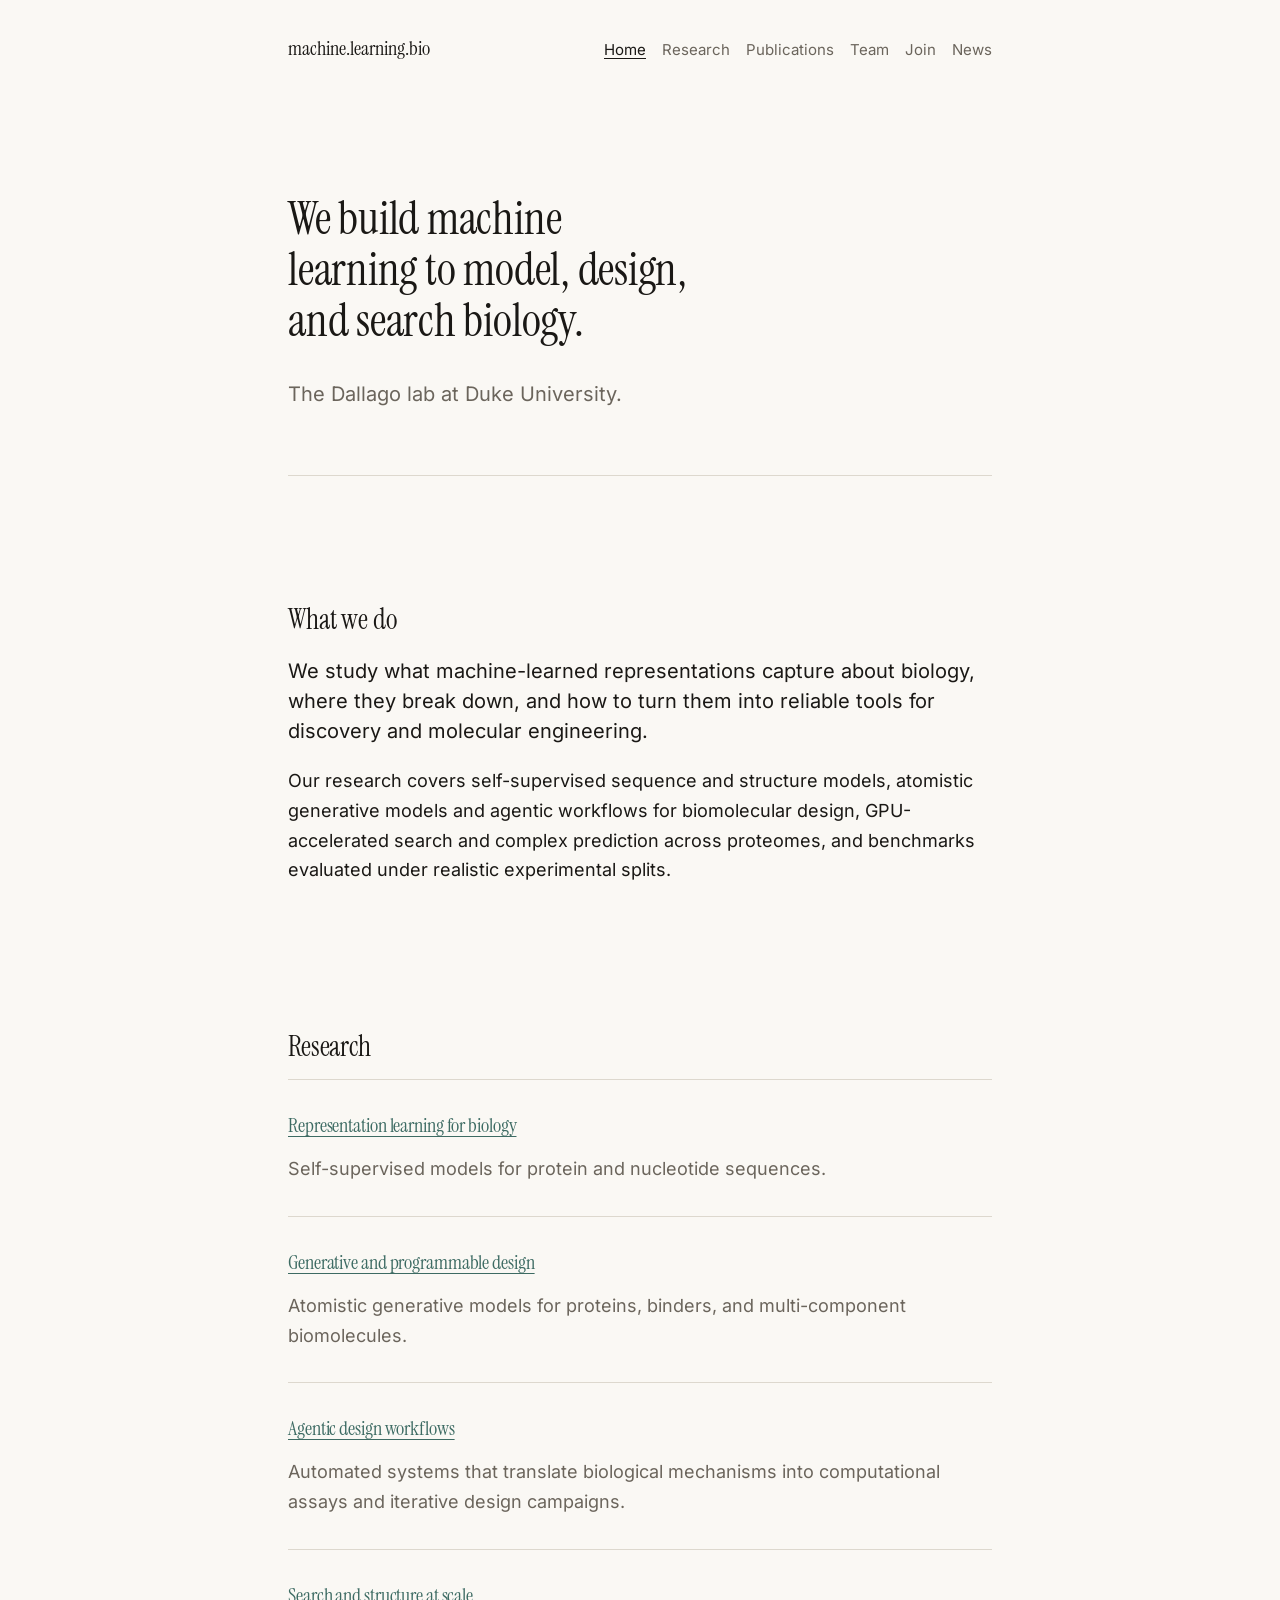
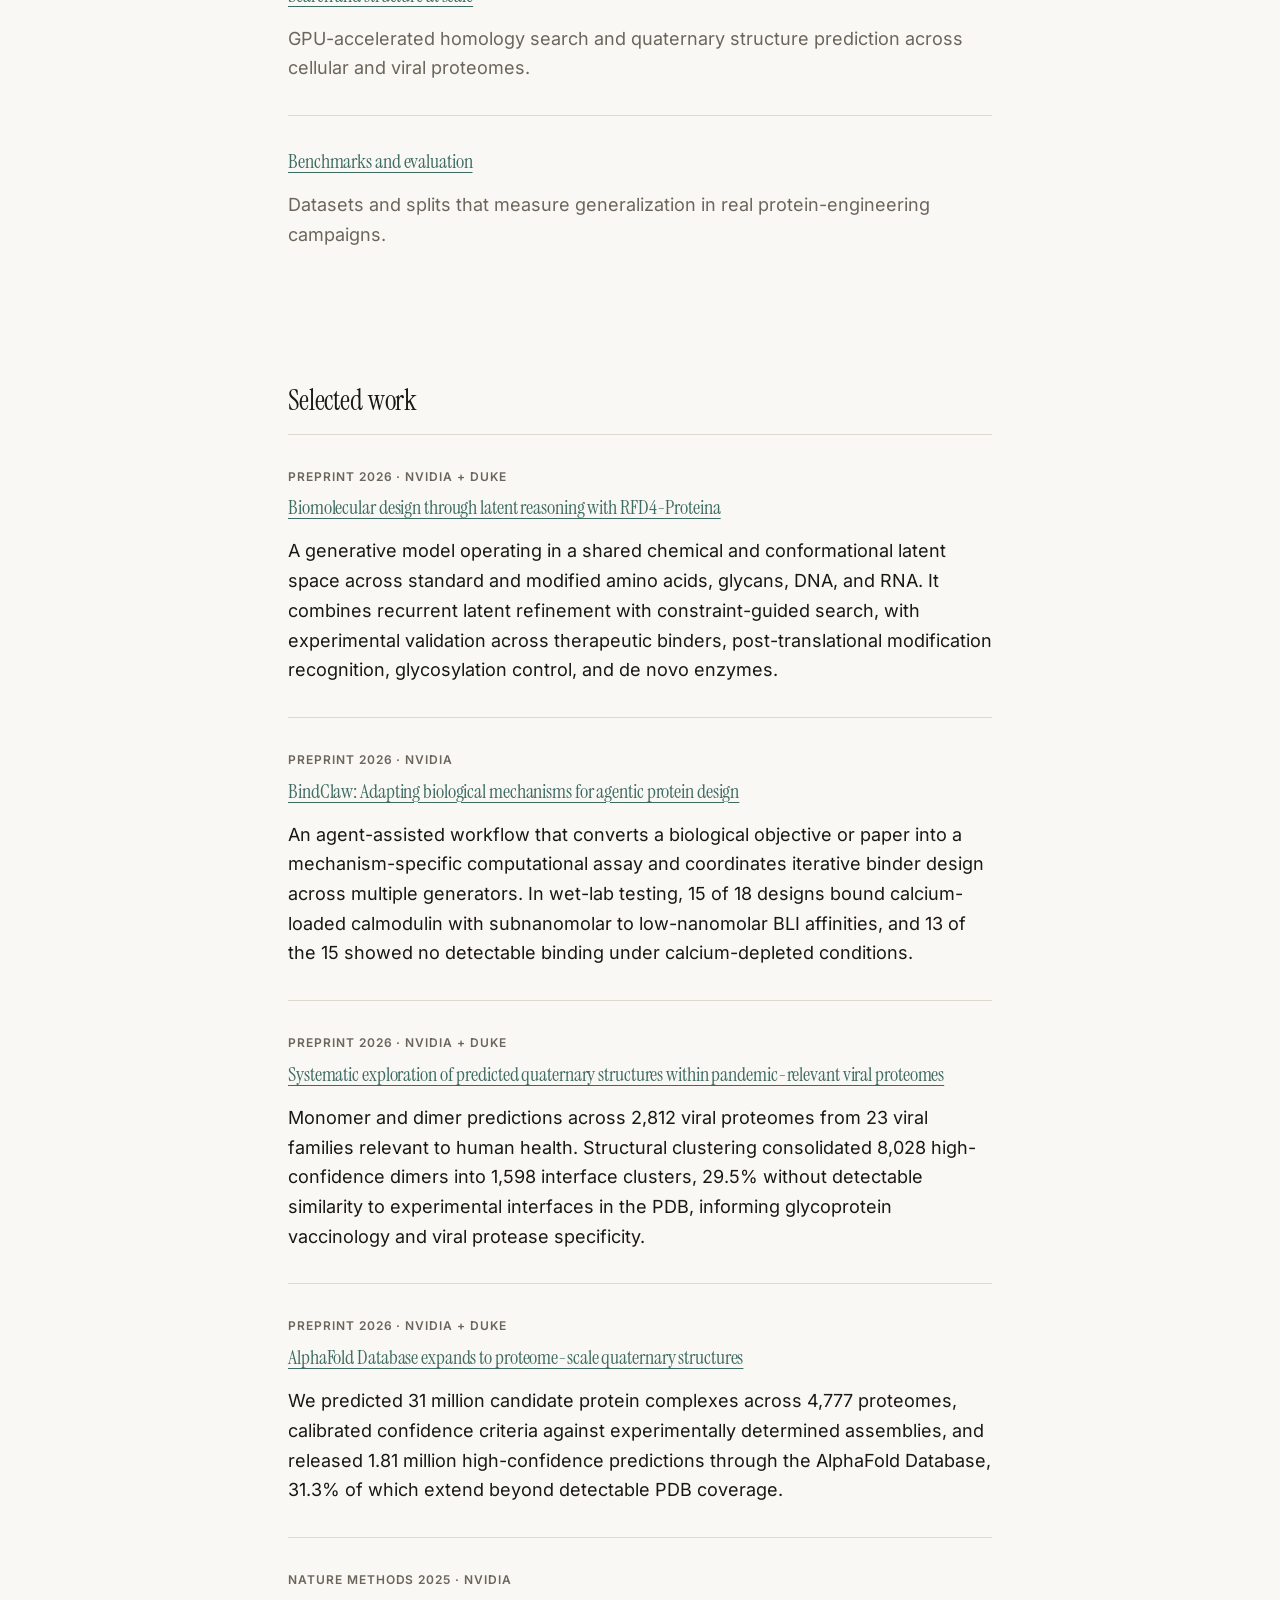
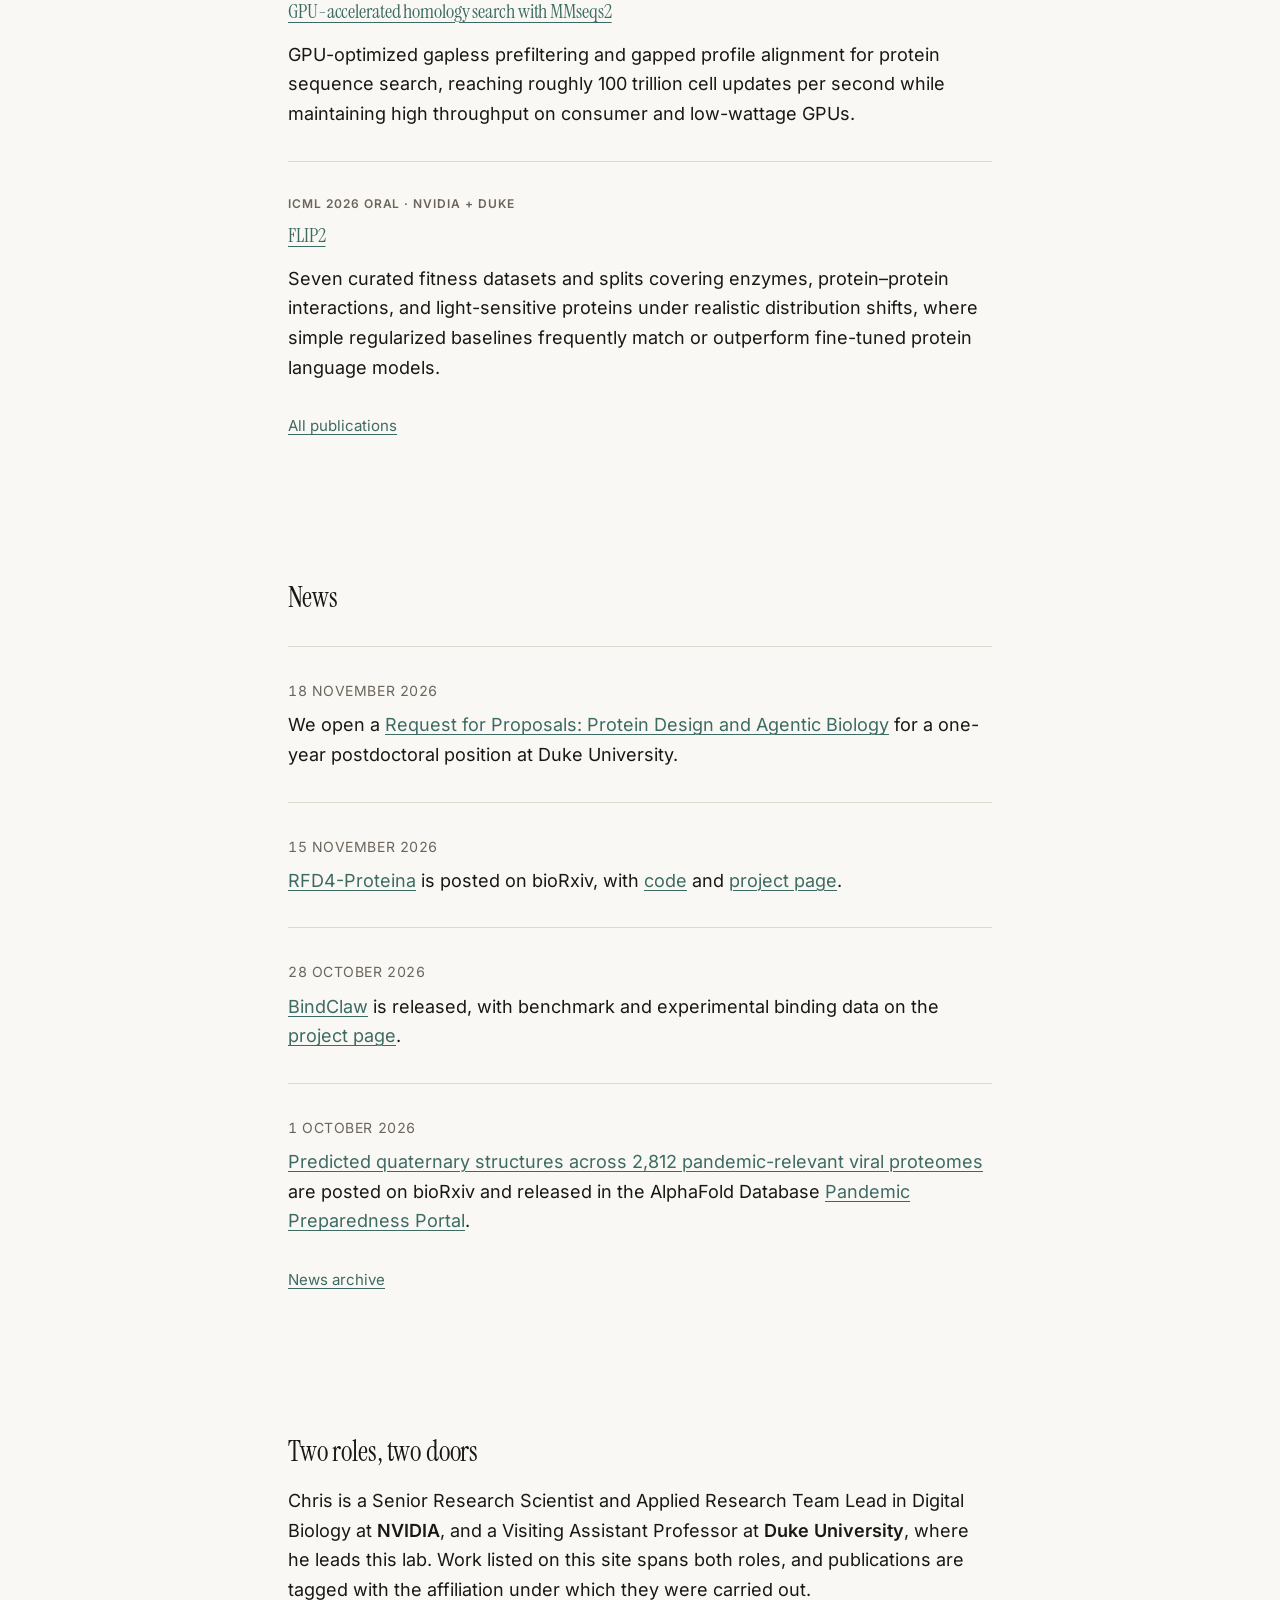
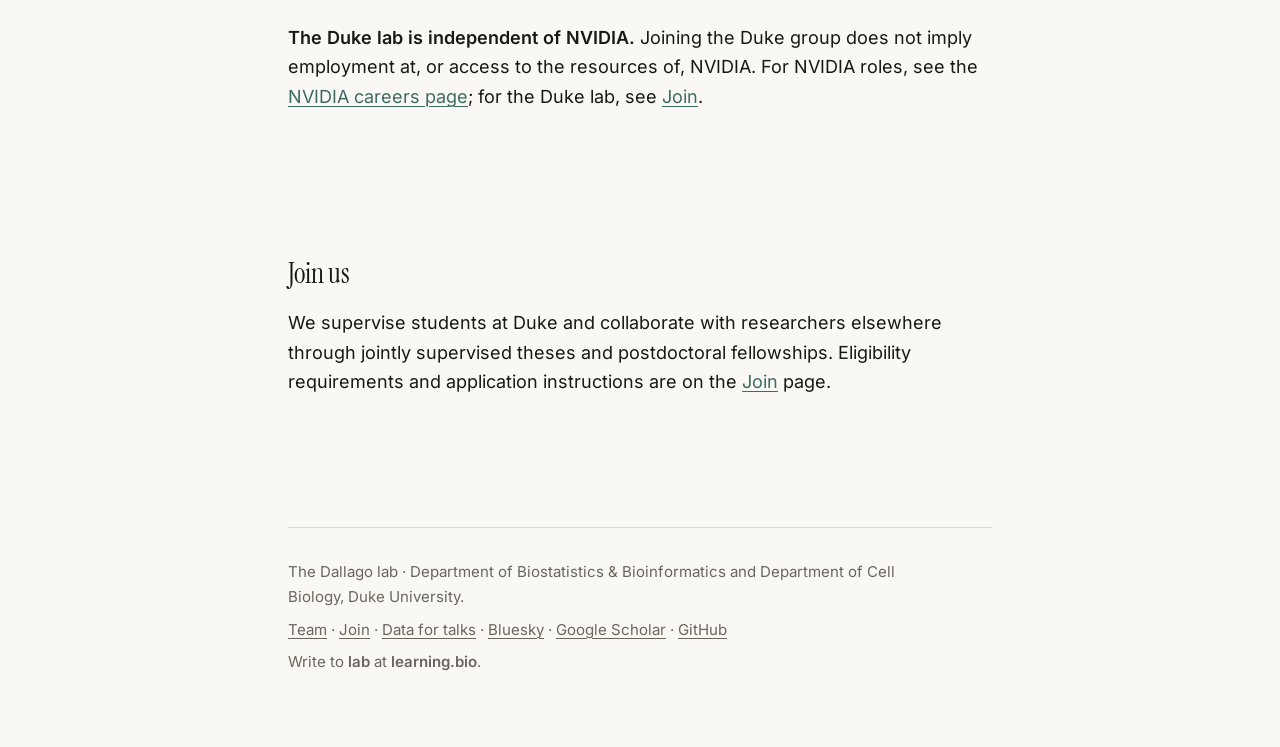
<file: index.html>
<!doctype html>
<html lang="en">
<head>
<meta charset="utf-8">
<meta name="viewport" content="width=device-width, initial-scale=1">
<title>machine.learning.bio — the Dallago lab at Duke University</title>
<meta name="description" content="The Dallago lab at Duke University builds machine learning methods for biological sequence representation, biomolecular design, agentic design workflows, proteome-scale search, and model evaluation.">
<link rel="canonical" href="https://machine.learning.bio/">
<link rel="preload" href="/fonts/instrumentserif-400.woff2" as="font" type="font/woff2" crossorigin>
<link rel="preload" href="/fonts/inter-400.woff2" as="font" type="font/woff2" crossorigin>
<link rel="stylesheet" href="/style.css">
<meta property="og:type" content="website">
<meta property="og:url" content="https://machine.learning.bio/">
<meta property="og:title" content="machine.learning.bio — the Dallago lab at Duke University">
<meta property="og:description" content="Machine learning for biological representation, biomolecular design, and proteome-scale discovery.">
<meta name="twitter:card" content="summary">
<script type="application/ld+json">
{
  "@context": "https://schema.org",
  "@type": "Person",
  "name": "Christian Dallago",
  "givenName": "Christian",
  "familyName": "Dallago",
  "jobTitle": "Visiting Assistant Professor",
  "url": "https://machine.learning.bio/",
  "email": "lab@learning.bio",
  "affiliation": [
    { "@type": "Organization", "name": "Duke University" },
    { "@type": "Organization", "name": "NVIDIA" }
  ],
  "alumniOf": { "@type": "CollegeOrUniversity", "name": "Technical University of Munich" },
  "sameAs": [
    "https://scholar.google.com/citations?user=4q0fNGAAAAAJ",
    "https://github.com/sacdallago",
    "https://bsky.app/profile/machine.learning.bio",
    "https://linkedin.com/in/sacdallago",
    "https://christian.dallago.us"
  ]
}
</script>
</head>
<body>
<a class="skip" href="#main">Skip to content</a>

<header class="masthead">
  <a class="wordmark" href="/">machine.learning.bio</a>
  <nav aria-label="Primary">
    <ul>
      <li><a href="/" aria-current="page">Home</a></li>
      <li><a href="/research/">Research</a></li>
      <li><a href="/publications/">Publications</a></li>
      <li><a href="/team/">Team</a></li>
      <li><a href="/join/">Join</a></li>
      <li><a href="/news/">News</a></li>
    </ul>
  </nav>
</header>

<main id="main">

  <div class="hero">
    <h1>We build machine learning to model, design, and search biology.</h1>
    <p>The Dallago lab at Duke University.</p>
  </div>

  <section aria-labelledby="thesis">
    <h2 id="thesis">What we do</h2>
    <p class="lead">We study what machine-learned representations capture about biology, where they break down, and how to turn them into reliable tools for discovery and molecular engineering.</p>
    <p>Our research covers self-supervised sequence and structure models, atomistic generative models and agentic workflows for biomolecular design, GPU-accelerated search and complex prediction across proteomes, and benchmarks evaluated under realistic experimental splits.</p>
  </section>

  <section aria-labelledby="themes">
    <h2 id="themes">Research</h2>

    <div class="entry">
      <h3><a href="/research/#representation-learning">Representation learning for biology</a></h3>
      <p class="gloss">Self-supervised models for protein and nucleotide sequences.</p>
    </div>

    <div class="entry">
      <h3><a href="/research/#generative-design">Generative and programmable design</a></h3>
      <p class="gloss">Atomistic generative models for proteins, binders, and multi-component biomolecules.</p>
    </div>

    <div class="entry">
      <h3><a href="/research/#agentic-design">Agentic design workflows</a></h3>
      <p class="gloss">Automated systems that translate biological mechanisms into computational assays and iterative design campaigns.</p>
    </div>

    <div class="entry">
      <h3><a href="/research/#search-and-scale">Search and structure at scale</a></h3>
      <p class="gloss">GPU-accelerated homology search and quaternary structure prediction across cellular and viral proteomes.</p>
    </div>

    <div class="entry">
      <h3><a href="/research/#evaluation">Benchmarks and evaluation</a></h3>
      <p class="gloss">Datasets and splits that measure generalization in real protein-engineering campaigns.</p>
    </div>
  </section>

  <section aria-labelledby="selected">
    <h2 id="selected">Selected work</h2>

    <div class="entry">
      <p class="tag">Preprint 2026 &middot; NVIDIA + Duke</p>
      <h3><a href="https://doi.org/10.64898/2026.11.12.766037">Biomolecular design through latent reasoning with RFD4-Proteina</a></h3>
      <p>A generative model operating in a shared chemical and conformational latent space across standard and modified amino acids, glycans, DNA, and RNA. It combines recurrent latent refinement with constraint-guided search, with experimental validation across therapeutic binders, post-translational modification recognition, glycosylation control, and de novo enzymes.</p>
    </div>

    <div class="entry">
      <p class="tag">Preprint 2026 &middot; NVIDIA</p>
      <h3><a href="https://research.nvidia.com/labs/dbr/assets/pages/bindclaw/">BindClaw: Adapting biological mechanisms for agentic protein design</a></h3>
      <p>An agent-assisted workflow that converts a biological objective or paper into a mechanism-specific computational assay and coordinates iterative binder design across multiple generators. In wet-lab testing, 15 of 18 designs bound calcium-loaded calmodulin with subnanomolar to low-nanomolar BLI affinities, and 13 of the 15 showed no detectable binding under calcium-depleted conditions.</p>
    </div>

    <div class="entry">
      <p class="tag">Preprint 2026 &middot; NVIDIA + Duke</p>
      <h3><a href="https://doi.org/10.64898/2026.09.29.755321">Systematic exploration of predicted quaternary structures within pandemic-relevant viral proteomes</a></h3>
      <p>Monomer and dimer predictions across 2,812 viral proteomes from 23 viral families relevant to human health. Structural clustering consolidated 8,028 high-confidence dimers into 1,598 interface clusters, 29.5% without detectable similarity to experimental interfaces in the PDB, informing glycoprotein vaccinology and viral protease specificity.</p>
    </div>

    <div class="entry">
      <p class="tag">Preprint 2026 &middot; NVIDIA + Duke</p>
      <h3><a href="https://doi.org/10.64898/2026.03.27.714458">AlphaFold Database expands to proteome-scale quaternary structures</a></h3>
      <p>We predicted 31 million candidate protein complexes across 4,777 proteomes, calibrated confidence criteria against experimentally determined assemblies, and released 1.81 million high-confidence predictions through the AlphaFold Database, 31.3% of which extend beyond detectable PDB coverage.</p>
    </div>

    <div class="entry">
      <p class="tag">Nature Methods 2025 &middot; NVIDIA</p>
      <h3><a href="https://doi.org/10.1038/s41592-025-02819-8">GPU-accelerated homology search with MMseqs2</a></h3>
      <p>GPU-optimized gapless prefiltering and gapped profile alignment for protein sequence search, reaching roughly 100 trillion cell updates per second while maintaining high throughput on consumer and low-wattage GPUs.</p>
    </div>

    <div class="entry">
      <p class="tag">ICML 2026 Oral &middot; NVIDIA + Duke</p>
      <h3><a href="https://doi.org/10.64898/2026.02.23.707496">FLIP2</a></h3>
      <p>Seven curated fitness datasets and splits covering enzymes, protein–protein interactions, and light-sensitive proteins under realistic distribution shifts, where simple regularized baselines frequently match or outperform fine-tuned protein language models.</p>
    </div>

    <p class="note mt"><a href="/publications/">All publications</a></p>
  </section>

  <section aria-labelledby="news">
    <h2 id="news">News</h2>
    <dl class="news">
      <dt><time datetime="2026-11-18">18 November 2026</time></dt>
      <dd>We open a <a href="/news/agenticbio/">Request for Proposals: Protein Design and Agentic Biology</a> for a one-year postdoctoral position at Duke University.</dd>

      <dt><time datetime="2026-11-15">15 November 2026</time></dt>
      <dd><a href="https://doi.org/10.64898/2026.11.12.766037">RFD4-Proteina</a> is posted on bioRxiv, with <a href="https://github.com/RosettaCommons/RFD4-Proteina">code</a> and <a href="https://rfd4-proteina.org/">project page</a>.</dd>

      <dt><time datetime="2026-10-28">28 October 2026</time></dt>
      <dd><a href="https://research.nvidia.com/labs/dbr/assets/pages/bindclaw/assets/bindclaw-paper.pdf">BindClaw</a> is released, with benchmark and experimental binding data on the <a href="https://research.nvidia.com/labs/dbr/assets/pages/bindclaw/">project page</a>.</dd>

      <dt><time datetime="2026-10-01">1 October 2026</time></dt>
      <dd><a href="https://doi.org/10.64898/2026.09.29.755321">Predicted quaternary structures across 2,812 pandemic-relevant viral proteomes</a> are posted on bioRxiv and released in the AlphaFold Database <a href="https://alphafold.ebi.ac.uk/search/thematic-tag/pandemic-preparedness">Pandemic Preparedness Portal</a>.</dd>
    </dl>
    <p class="note mt"><a href="/news/">News archive</a></p>
  </section>

  <section aria-labelledby="dualdoor">
    <h2 id="dualdoor">Two roles, two doors</h2>
    <p>Chris is a Senior Research Scientist and Applied Research Team Lead in Digital Biology at <strong>NVIDIA</strong>, and a Visiting Assistant Professor at <strong>Duke University</strong>, where he leads this lab. Work listed on this site spans both roles, and publications are tagged with the affiliation under which they were carried out.</p>
    <p><strong>The Duke lab is independent of NVIDIA.</strong> Joining the Duke group does not imply employment at, or access to the resources of, NVIDIA. For NVIDIA roles, see the <a href="https://www.nvidia.com/en-us/about-nvidia/careers/">NVIDIA careers page</a>; for the Duke lab, see <a href="/join/">Join</a>.</p>
  </section>

  <section aria-labelledby="join">
    <h2 id="join">Join us</h2>
    <p>We supervise students at Duke and collaborate with researchers elsewhere through jointly supervised theses and postdoctoral fellowships. Eligibility requirements and application instructions are on the <a href="/join/">Join</a> page.</p>
  </section>

</main>

<footer>
  <p>The Dallago lab &middot; Department of Biostatistics &amp; Bioinformatics and Department of Cell Biology, Duke University.</p>
  <p><a href="/team/">Team</a> &middot; <a href="/join/">Join</a> &middot; <a href="/data/">Data for talks</a> &middot; <a href="https://bsky.app/profile/machine.learning.bio">Bluesky</a> &middot; <a href="https://scholar.google.com/citations?user=4q0fNGAAAAAJ">Google Scholar</a> &middot; <a href="https://github.com/sacdallago">GitHub</a></p>
  <p>Write to <strong>lab</strong> at <strong>learning.bio</strong>.</p>
</footer>

</body>
</html>
</file>
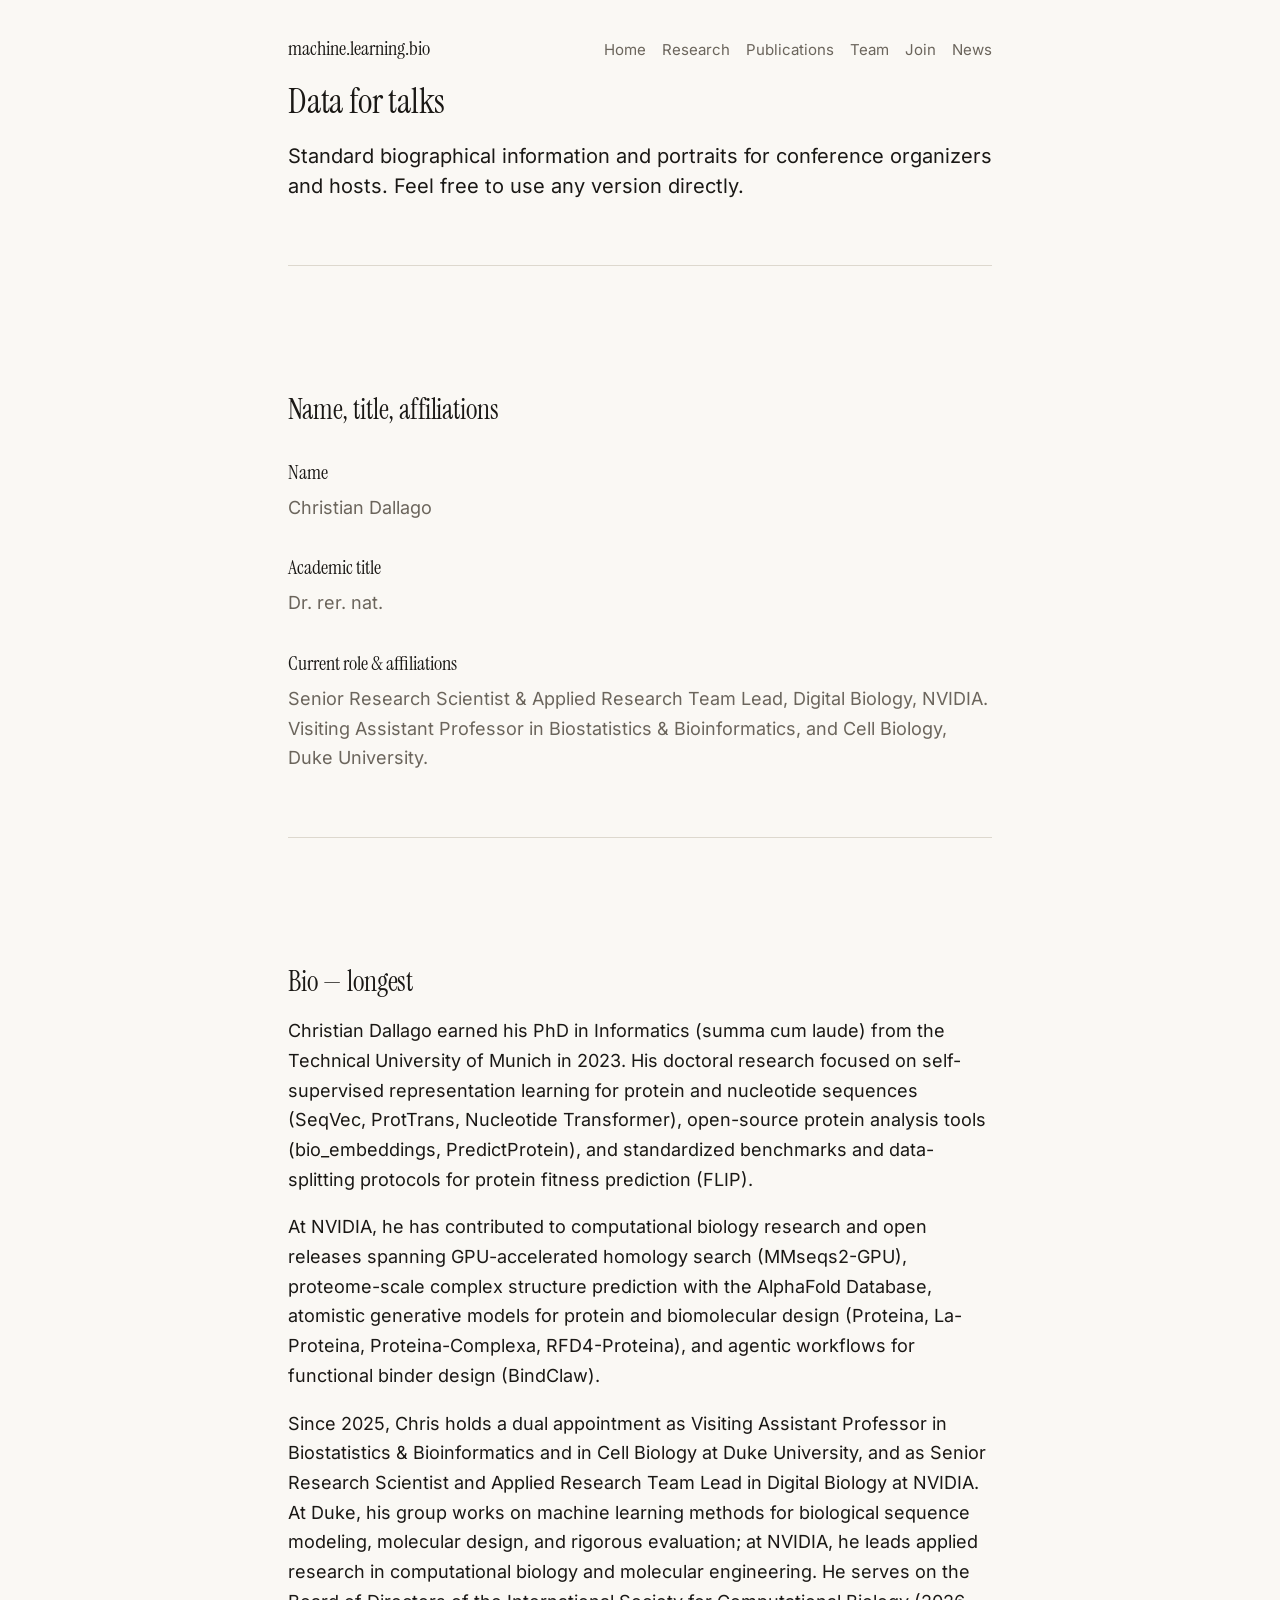
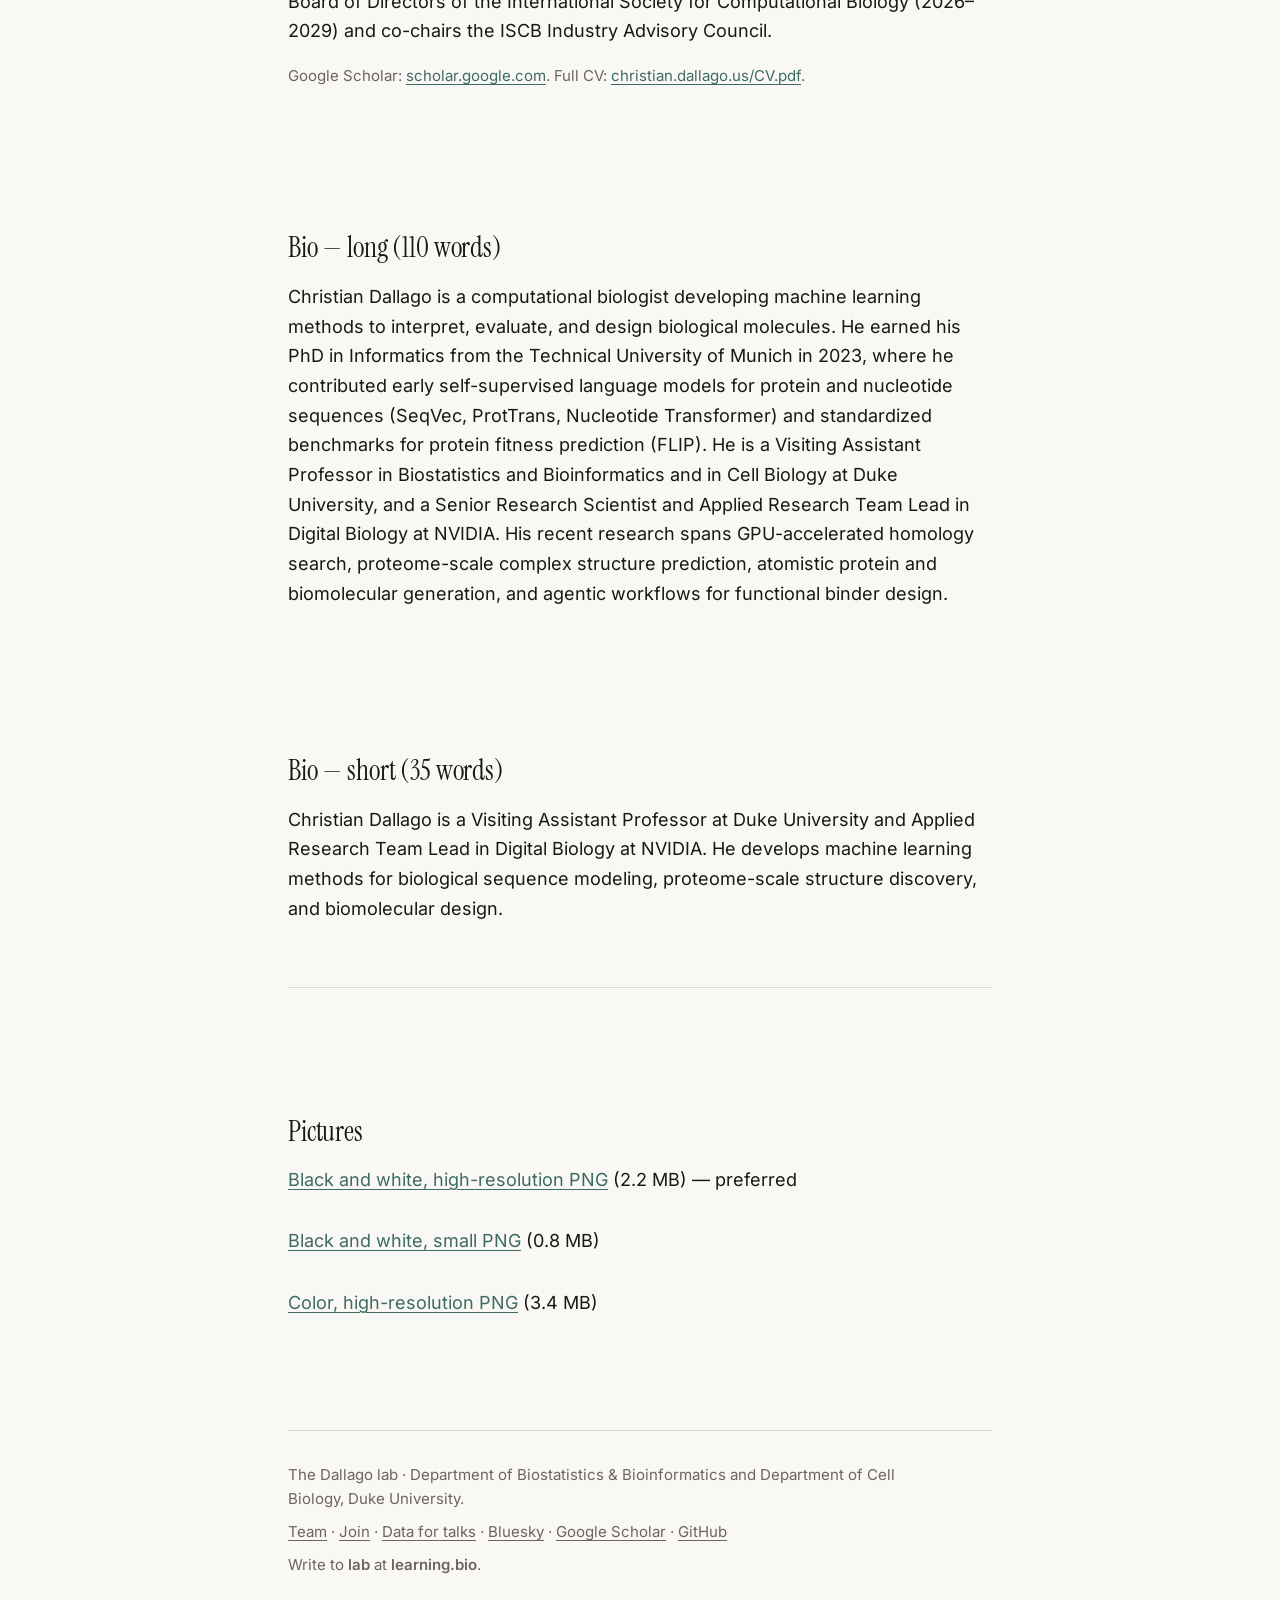
<file: data/index.html>
<!doctype html>
<html lang="en">
<head>
<meta charset="utf-8">
<meta name="viewport" content="width=device-width, initial-scale=1">
<title>Data for talks — machine.learning.bio</title>
<meta name="description" content="Bios of three lengths, affiliations, and portraits for conference organizers and event hosts.">
<link rel="canonical" href="https://machine.learning.bio/data/">
<link rel="preload" href="/fonts/instrumentserif-400.woff2" as="font" type="font/woff2" crossorigin>
<link rel="preload" href="/fonts/inter-400.woff2" as="font" type="font/woff2" crossorigin>
<link rel="stylesheet" href="/style.css">
<meta property="og:type" content="website">
<meta property="og:url" content="https://machine.learning.bio/data/">
<meta property="og:title" content="Data for talks — machine.learning.bio">
<meta property="og:description" content="Bios, affiliations, and portraits for event organizers.">
<meta name="twitter:card" content="summary">
</head>
<body>
<a class="skip" href="#main">Skip to content</a>

<header class="masthead">
  <a class="wordmark" href="/">machine.learning.bio</a>
  <nav aria-label="Primary">
    <ul>
      <li><a href="/">Home</a></li>
      <li><a href="/research/">Research</a></li>
      <li><a href="/publications/">Publications</a></li>
      <li><a href="/team/">Team</a></li>
      <li><a href="/join/">Join</a></li>
      <li><a href="/news/">News</a></li>
    </ul>
  </nav>
</header>

<main id="main">

  <h1>Data for talks</h1>

  <p class="lead">Standard biographical information and portraits for conference organizers and hosts. Feel free to use any version directly.</p>

  <hr class="rule">

  <section aria-labelledby="basics">
    <h2 id="basics">Name, title, affiliations</h2>
    <dl class="people">
      <dt>Name</dt>
      <dd>Christian Dallago</dd>

      <dt>Academic title</dt>
      <dd>Dr. rer. nat.</dd>

      <dt>Current role &amp; affiliations</dt>
      <dd>Senior Research Scientist &amp; Applied Research Team Lead, Digital Biology, NVIDIA.<br>
      Visiting Assistant Professor in Biostatistics &amp; Bioinformatics, and Cell Biology, Duke University.</dd>
    </dl>
  </section>

  <hr class="rule">

  <section aria-labelledby="bio-long">
    <h2 id="bio-long">Bio — longest</h2>
    <p>Christian Dallago earned his PhD in Informatics (summa cum laude) from the Technical University of Munich in 2023. His doctoral research focused on self-supervised representation learning for protein and nucleotide sequences (SeqVec, ProtTrans, Nucleotide Transformer), open-source protein analysis tools (bio_embeddings, PredictProtein), and standardized benchmarks and data-splitting protocols for protein fitness prediction (FLIP).</p>
    <p>At NVIDIA, he has contributed to computational biology research and open releases spanning GPU-accelerated homology search (MMseqs2-GPU), proteome-scale complex structure prediction with the AlphaFold Database, atomistic generative models for protein and biomolecular design (Proteina, La-Proteina, Proteina-Complexa, RFD4-Proteina), and agentic workflows for functional binder design (BindClaw).</p>
    <p>Since 2025, Chris holds a dual appointment as Visiting Assistant Professor in Biostatistics &amp; Bioinformatics and in Cell Biology at Duke University, and as Senior Research Scientist and Applied Research Team Lead in Digital Biology at NVIDIA. At Duke, his group works on machine learning methods for biological sequence modeling, molecular design, and rigorous evaluation; at NVIDIA, he leads applied research in computational biology and molecular engineering. He serves on the Board of Directors of the International Society for Computational Biology (2026–2029) and co-chairs the ISCB Industry Advisory Council.</p>
    <p class="note">Google Scholar: <a href="https://scholar.google.com/citations?user=4q0fNGAAAAAJ">scholar.google.com</a>. Full CV: <a href="https://christian.dallago.us/CV.pdf">christian.dallago.us/CV.pdf</a>.</p>
  </section>

  <section aria-labelledby="bio-110">
    <h2 id="bio-110">Bio — long (110 words)</h2>
    <p>Christian Dallago is a computational biologist developing machine learning methods to interpret, evaluate, and design biological molecules. He earned his PhD in Informatics from the Technical University of Munich in 2023, where he contributed early self-supervised language models for protein and nucleotide sequences (SeqVec, ProtTrans, Nucleotide Transformer) and standardized benchmarks for protein fitness prediction (FLIP). He is a Visiting Assistant Professor in Biostatistics and Bioinformatics and in Cell Biology at Duke University, and a Senior Research Scientist and Applied Research Team Lead in Digital Biology at NVIDIA. His recent research spans GPU-accelerated homology search, proteome-scale complex structure prediction, atomistic protein and biomolecular generation, and agentic workflows for functional binder design.</p>
  </section>

  <section aria-labelledby="bio-35">
    <h2 id="bio-35">Bio — short (35 words)</h2>
    <p>Christian Dallago is a Visiting Assistant Professor at Duke University and Applied Research Team Lead in Digital Biology at NVIDIA. He develops machine learning methods for biological sequence modeling, proteome-scale structure discovery, and biomolecular design.</p>
  </section>

  <hr class="rule">

  <section aria-labelledby="pictures">
    <h2 id="pictures">Pictures</h2>
    <ul class="plain">
      <li><a href="https://christian.dallago.us/mecut.png">Black and white, high-resolution PNG</a> (2.2&nbsp;MB) — preferred</li>
      <li><a href="https://christian.dallago.us/mecusmall.png">Black and white, small PNG</a> (0.8&nbsp;MB)</li>
      <li><a href="https://christian.dallago.us/mecut_color.png">Color, high-resolution PNG</a> (3.4&nbsp;MB)</li>
    </ul>
  </section>

</main>

<footer>
  <p>The Dallago lab &middot; Department of Biostatistics &amp; Bioinformatics and Department of Cell Biology, Duke University.</p>
  <p><a href="/team/">Team</a> &middot; <a href="/join/">Join</a> &middot; <a href="/data/">Data for talks</a> &middot; <a href="https://bsky.app/profile/machine.learning.bio">Bluesky</a> &middot; <a href="https://scholar.google.com/citations?user=4q0fNGAAAAAJ">Google Scholar</a> &middot; <a href="https://github.com/sacdallago">GitHub</a></p>
  <p>Write to <strong>lab</strong> at <strong>learning.bio</strong>.</p>
</footer>

</body>
</html>
</file>
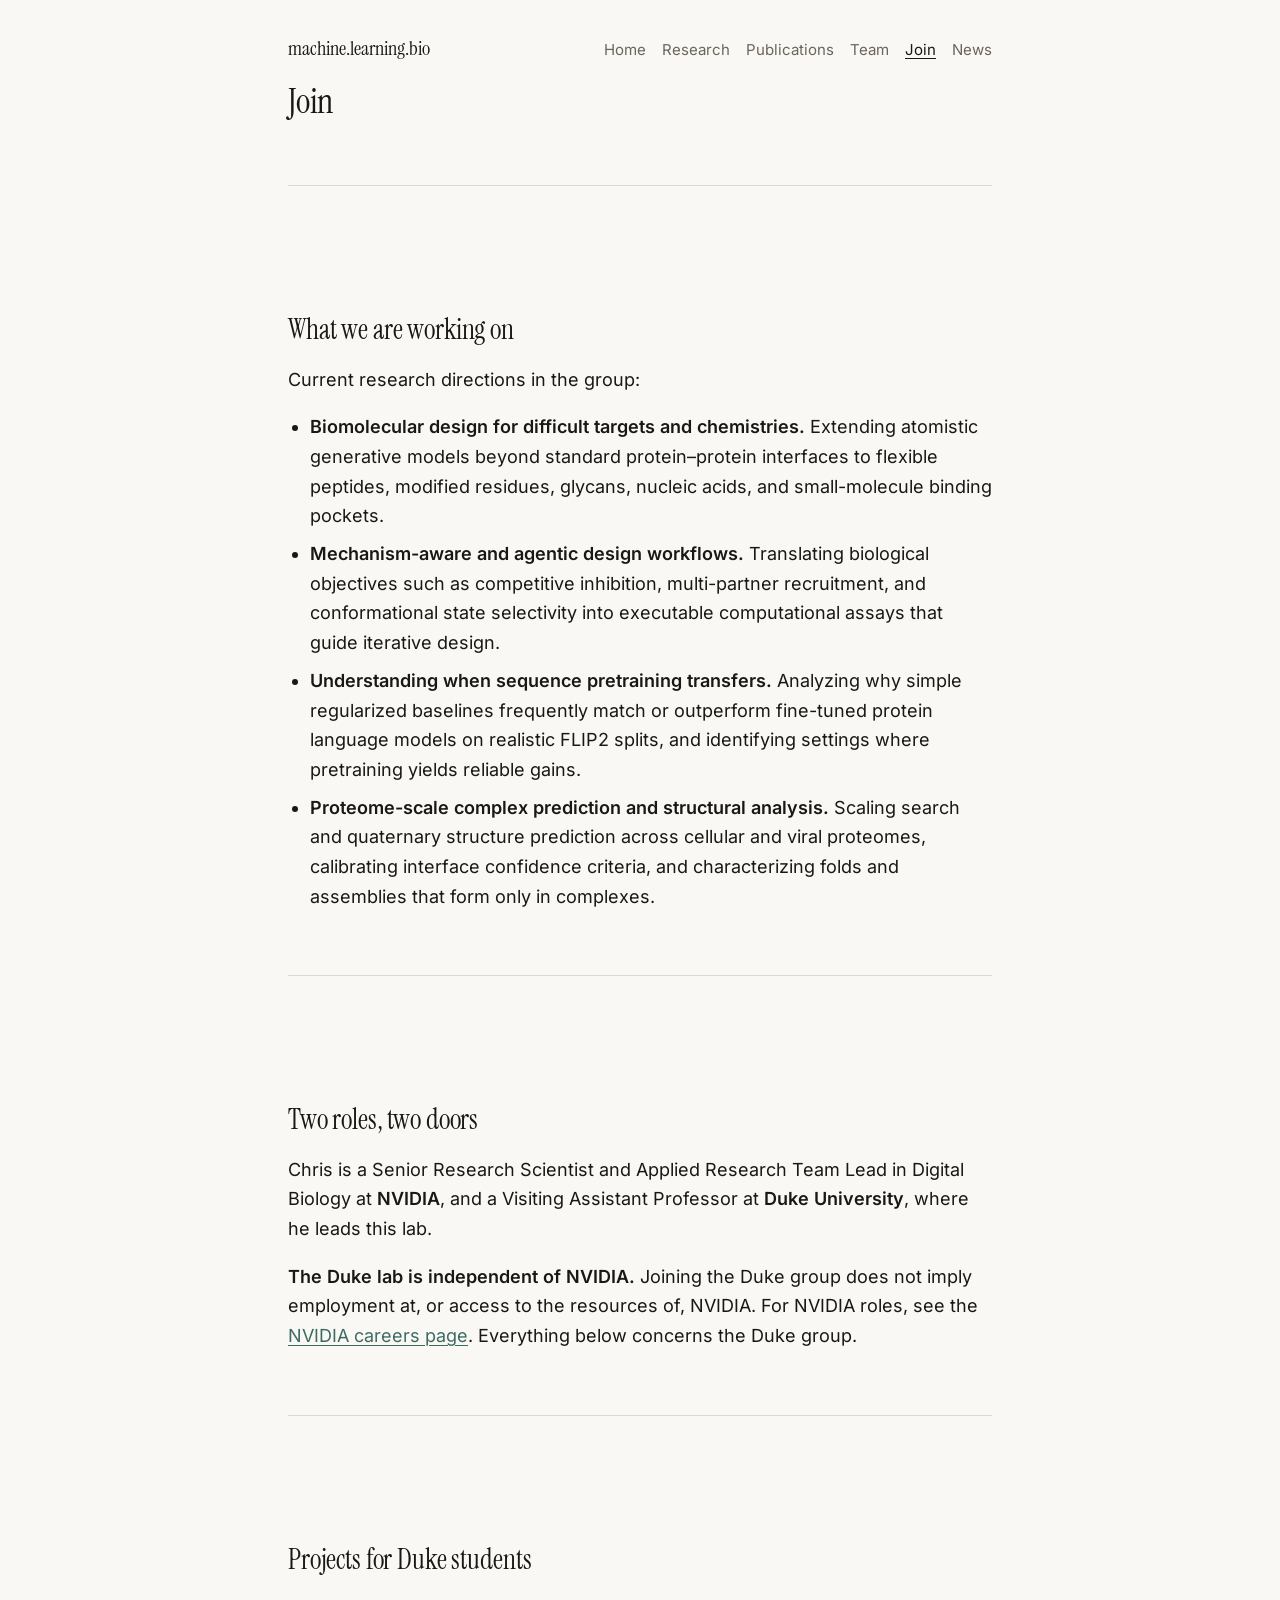
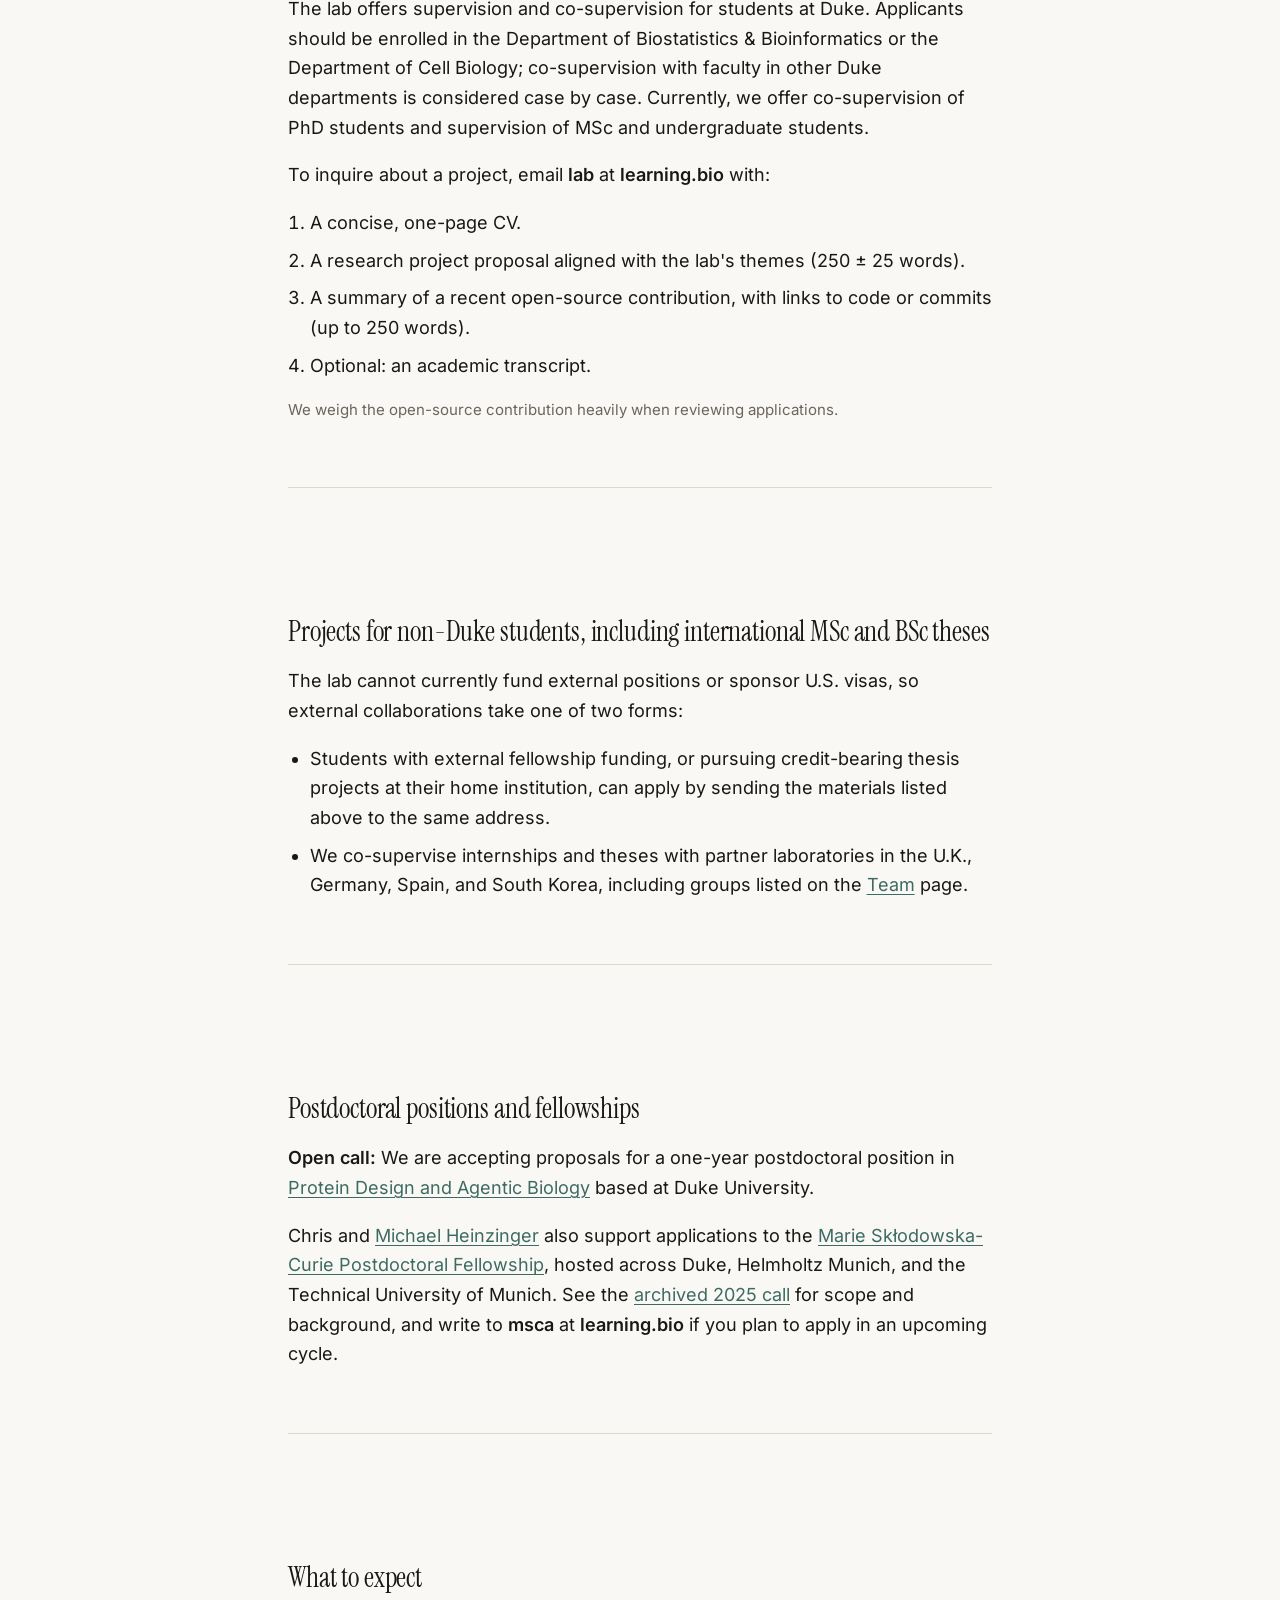
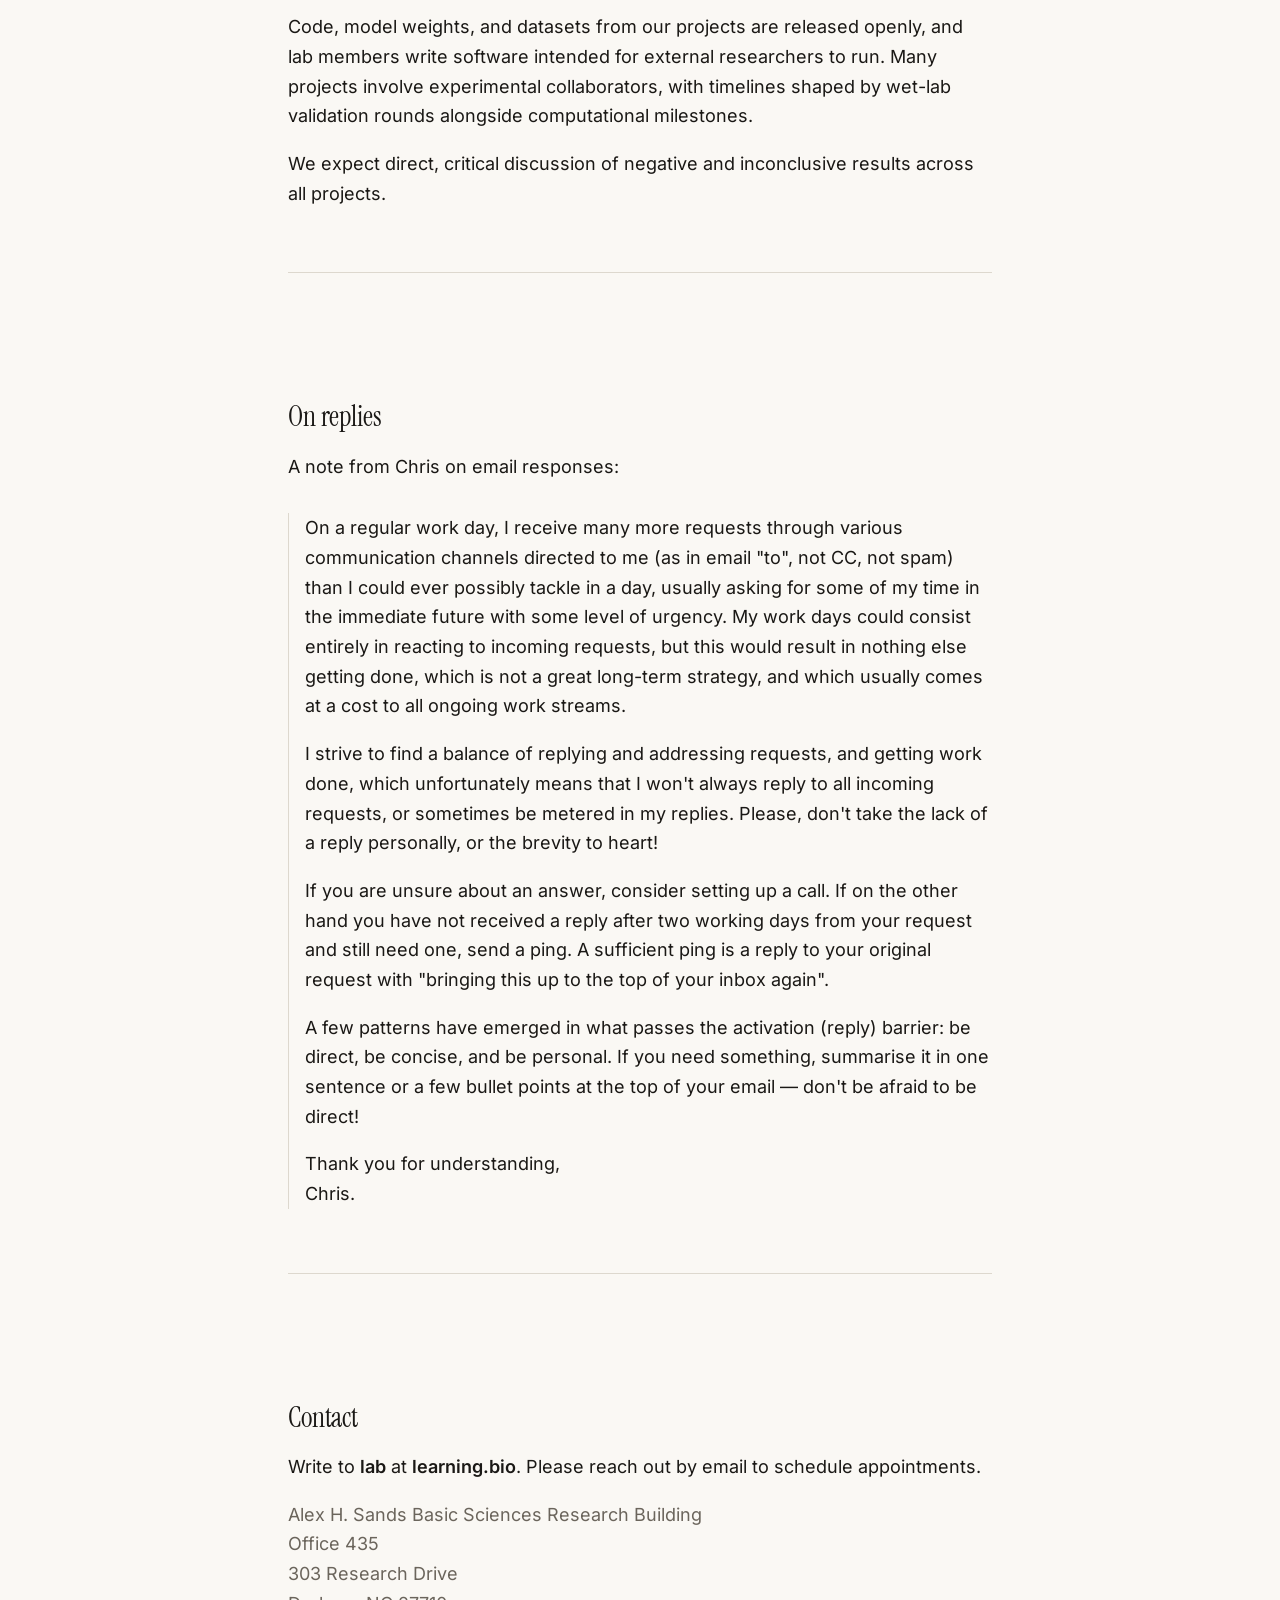
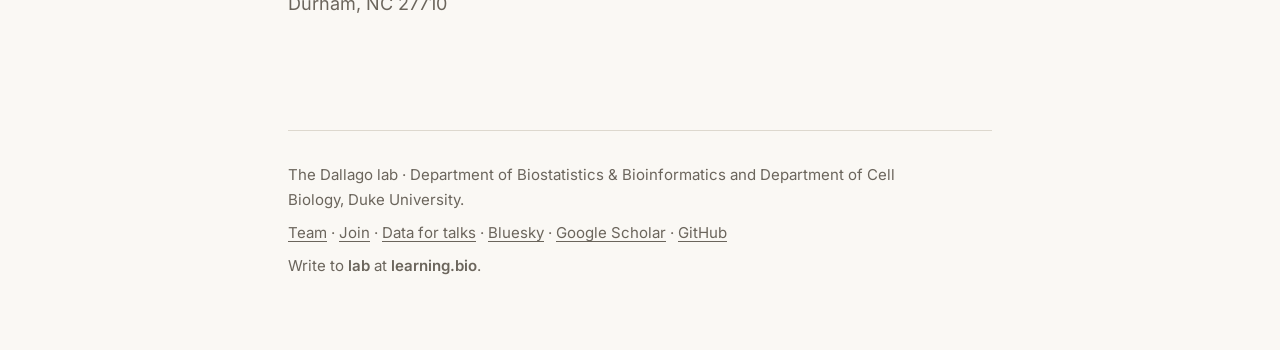
<file: join/index.html>
<!doctype html>
<html lang="en">
<head>
<meta charset="utf-8">
<meta name="viewport" content="width=device-width, initial-scale=1">
<title>Join — machine.learning.bio</title>
<meta name="description" content="Current research directions, supervision eligibility, and application instructions for the Dallago lab at Duke University.">
<link rel="canonical" href="https://machine.learning.bio/join/">
<link rel="preload" href="/fonts/instrumentserif-400.woff2" as="font" type="font/woff2" crossorigin>
<link rel="preload" href="/fonts/inter-400.woff2" as="font" type="font/woff2" crossorigin>
<link rel="stylesheet" href="/style.css">
<meta property="og:type" content="website">
<meta property="og:url" content="https://machine.learning.bio/join/">
<meta property="og:title" content="Join — machine.learning.bio">
<meta property="og:description" content="Research directions, eligibility, and application instructions.">
<meta name="twitter:card" content="summary">
</head>
<body>
<a class="skip" href="#main">Skip to content</a>

<header class="masthead">
  <a class="wordmark" href="/">machine.learning.bio</a>
  <nav aria-label="Primary">
    <ul>
      <li><a href="/">Home</a></li>
      <li><a href="/research/">Research</a></li>
      <li><a href="/publications/">Publications</a></li>
      <li><a href="/team/">Team</a></li>
      <li><a href="/join/" aria-current="page">Join</a></li>
      <li><a href="/news/">News</a></li>
    </ul>
  </nav>
</header>

<main id="main">

  <h1>Join</h1>

  <hr class="rule">

  <section aria-labelledby="problems">
    <h2 id="problems">What we are working on</h2>
    <p>Current research directions in the group:</p>
    <ul class="bullets">
      <li><strong>Biomolecular design for difficult targets and chemistries.</strong> Extending atomistic generative models beyond standard protein–protein interfaces to flexible peptides, modified residues, glycans, nucleic acids, and small-molecule binding pockets.</li>
      <li><strong>Mechanism-aware and agentic design workflows.</strong> Translating biological objectives such as competitive inhibition, multi-partner recruitment, and conformational state selectivity into executable computational assays that guide iterative design.</li>
      <li><strong>Understanding when sequence pretraining transfers.</strong> Analyzing why simple regularized baselines frequently match or outperform fine-tuned protein language models on realistic FLIP2 splits, and identifying settings where pretraining yields reliable gains.</li>
      <li><strong>Proteome-scale complex prediction and structural analysis.</strong> Scaling search and quaternary structure prediction across cellular and viral proteomes, calibrating interface confidence criteria, and characterizing folds and assemblies that form only in complexes.</li>
    </ul>
  </section>

  <hr class="rule">

  <section aria-labelledby="doors">
    <h2 id="doors">Two roles, two doors</h2>
    <p>Chris is a Senior Research Scientist and Applied Research Team Lead in Digital Biology at <strong>NVIDIA</strong>, and a Visiting Assistant Professor at <strong>Duke University</strong>, where he leads this lab.</p>
    <p><strong>The Duke lab is independent of NVIDIA.</strong> Joining the Duke group does not imply employment at, or access to the resources of, NVIDIA. For NVIDIA roles, see the <a href="https://www.nvidia.com/en-us/about-nvidia/careers/">NVIDIA careers page</a>. Everything below concerns the Duke group.</p>
  </section>

  <hr class="rule">

  <section aria-labelledby="duke">
    <h2 id="duke">Projects for Duke students</h2>
    <p>The lab offers supervision and co-supervision for students at Duke. Applicants should be enrolled in the Department of Biostatistics &amp; Bioinformatics or the Department of Cell Biology; co-supervision with faculty in other Duke departments is considered case by case. Currently, we offer co-supervision of PhD students and supervision of MSc and undergraduate students.</p>

    <p>To inquire about a project, email <strong>lab</strong> at <strong>learning.bio</strong> with:</p>
    <ol class="numbers">
      <li>A concise, one-page CV.</li>
      <li>A research project proposal aligned with the lab's themes (250 &plusmn; 25 words).</li>
      <li>A summary of a recent open-source contribution, with links to code or commits (up to 250 words).</li>
      <li>Optional: an academic transcript.</li>
    </ol>
    <p class="note">We weigh the open-source contribution heavily when reviewing applications.</p>
  </section>

  <hr class="rule">

  <section aria-labelledby="nonduke">
    <h2 id="nonduke">Projects for non-Duke students, including international MSc and BSc theses</h2>
    <p>The lab cannot currently fund external positions or sponsor U.S. visas, so external collaborations take one of two forms:</p>
    <ul class="bullets">
      <li>Students with external fellowship funding, or pursuing credit-bearing thesis projects at their home institution, can apply by sending the materials listed above to the same address.</li>
      <li>We co-supervise internships and theses with partner laboratories in the U.K., Germany, Spain, and South Korea, including groups listed on the <a href="/team/#collaborators">Team</a> page.</li>
    </ul>
  </section>

  <hr class="rule">

  <section aria-labelledby="fellowships">
    <h2 id="fellowships">Postdoctoral positions and fellowships</h2>
    <p><strong>Open call:</strong> We are accepting proposals for a one-year postdoctoral position in <a href="/news/agenticbio/">Protein Design and Agentic Biology</a> based at Duke University.</p>
    <p>Chris and <a href="http://helmholtz-munich.de/icb/research-groups/heinzinger-lab">Michael Heinzinger</a> also support applications to the <a href="https://marie-sklodowska-curie-actions.ec.europa.eu/actions/postdoctoral-fellowships">Marie Sk&#322;odowska-Curie Postdoctoral Fellowship</a>, hosted across Duke, Helmholtz Munich, and the Technical University of Munich. See the <a href="/news/msca/">archived 2025 call</a> for scope and background, and write to <strong>msca</strong> at <strong>learning.bio</strong> if you plan to apply in an upcoming cycle.</p>
  </section>

  <hr class="rule">

  <section aria-labelledby="expect">
    <h2 id="expect">What to expect</h2>
    <p>Code, model weights, and datasets from our projects are released openly, and lab members write software intended for external researchers to run. Many projects involve experimental collaborators, with timelines shaped by wet-lab validation rounds alongside computational milestones.</p>
    <p>We expect direct, critical discussion of negative and inconclusive results across all projects.</p>
  </section>

  <hr class="rule">

  <section aria-labelledby="reply">
    <h2 id="reply">On replies</h2>
    <p>A note from Chris on email responses:</p>

    <blockquote>
      <p>On a regular work day, I receive many more requests through various communication channels directed to me (as in email "to", not CC, not spam) than I could ever possibly tackle in a day, usually asking for some of my time in the immediate future with some level of urgency. My work days could consist entirely in reacting to incoming requests, but this would result in nothing else getting done, which is not a great long-term strategy, and which usually comes at a cost to all ongoing work streams.</p>
      <p>I strive to find a balance of replying and addressing requests, and getting work done, which unfortunately means that I won't always reply to all incoming requests, or sometimes be metered in my replies. Please, don't take the lack of a reply personally, or the brevity to heart!</p>
      <p>If you are unsure about an answer, consider setting up a call. If on the other hand you have not received a reply after two working days from your request and still need one, send a ping. A sufficient ping is a reply to your original request with "bringing this up to the top of your inbox again".</p>
      <p>A few patterns have emerged in what passes the activation (reply) barrier: be direct, be concise, and be personal. If you need something, summarise it in one sentence or a few bullet points at the top of your email — don't be afraid to be direct!</p>
      <p>Thank you for understanding,<br>Chris.</p>
    </blockquote>
  </section>

  <hr class="rule">

  <section aria-labelledby="contact">
    <h2 id="contact">Contact</h2>
    <p>Write to <strong>lab</strong> at <strong>learning.bio</strong>. Please reach out by email to schedule appointments.</p>
    <address>
      Alex H. Sands Basic Sciences Research Building<br>
      Office 435<br>
      303 Research Drive<br>
      Durham, NC 27710
    </address>
  </section>

</main>

<footer>
  <p>The Dallago lab &middot; Department of Biostatistics &amp; Bioinformatics and Department of Cell Biology, Duke University.</p>
  <p><a href="/team/">Team</a> &middot; <a href="/join/">Join</a> &middot; <a href="/data/">Data for talks</a> &middot; <a href="https://bsky.app/profile/machine.learning.bio">Bluesky</a> &middot; <a href="https://scholar.google.com/citations?user=4q0fNGAAAAAJ">Google Scholar</a> &middot; <a href="https://github.com/sacdallago">GitHub</a></p>
  <p>Write to <strong>lab</strong> at <strong>learning.bio</strong>.</p>
</footer>

</body>
</html>
</file>
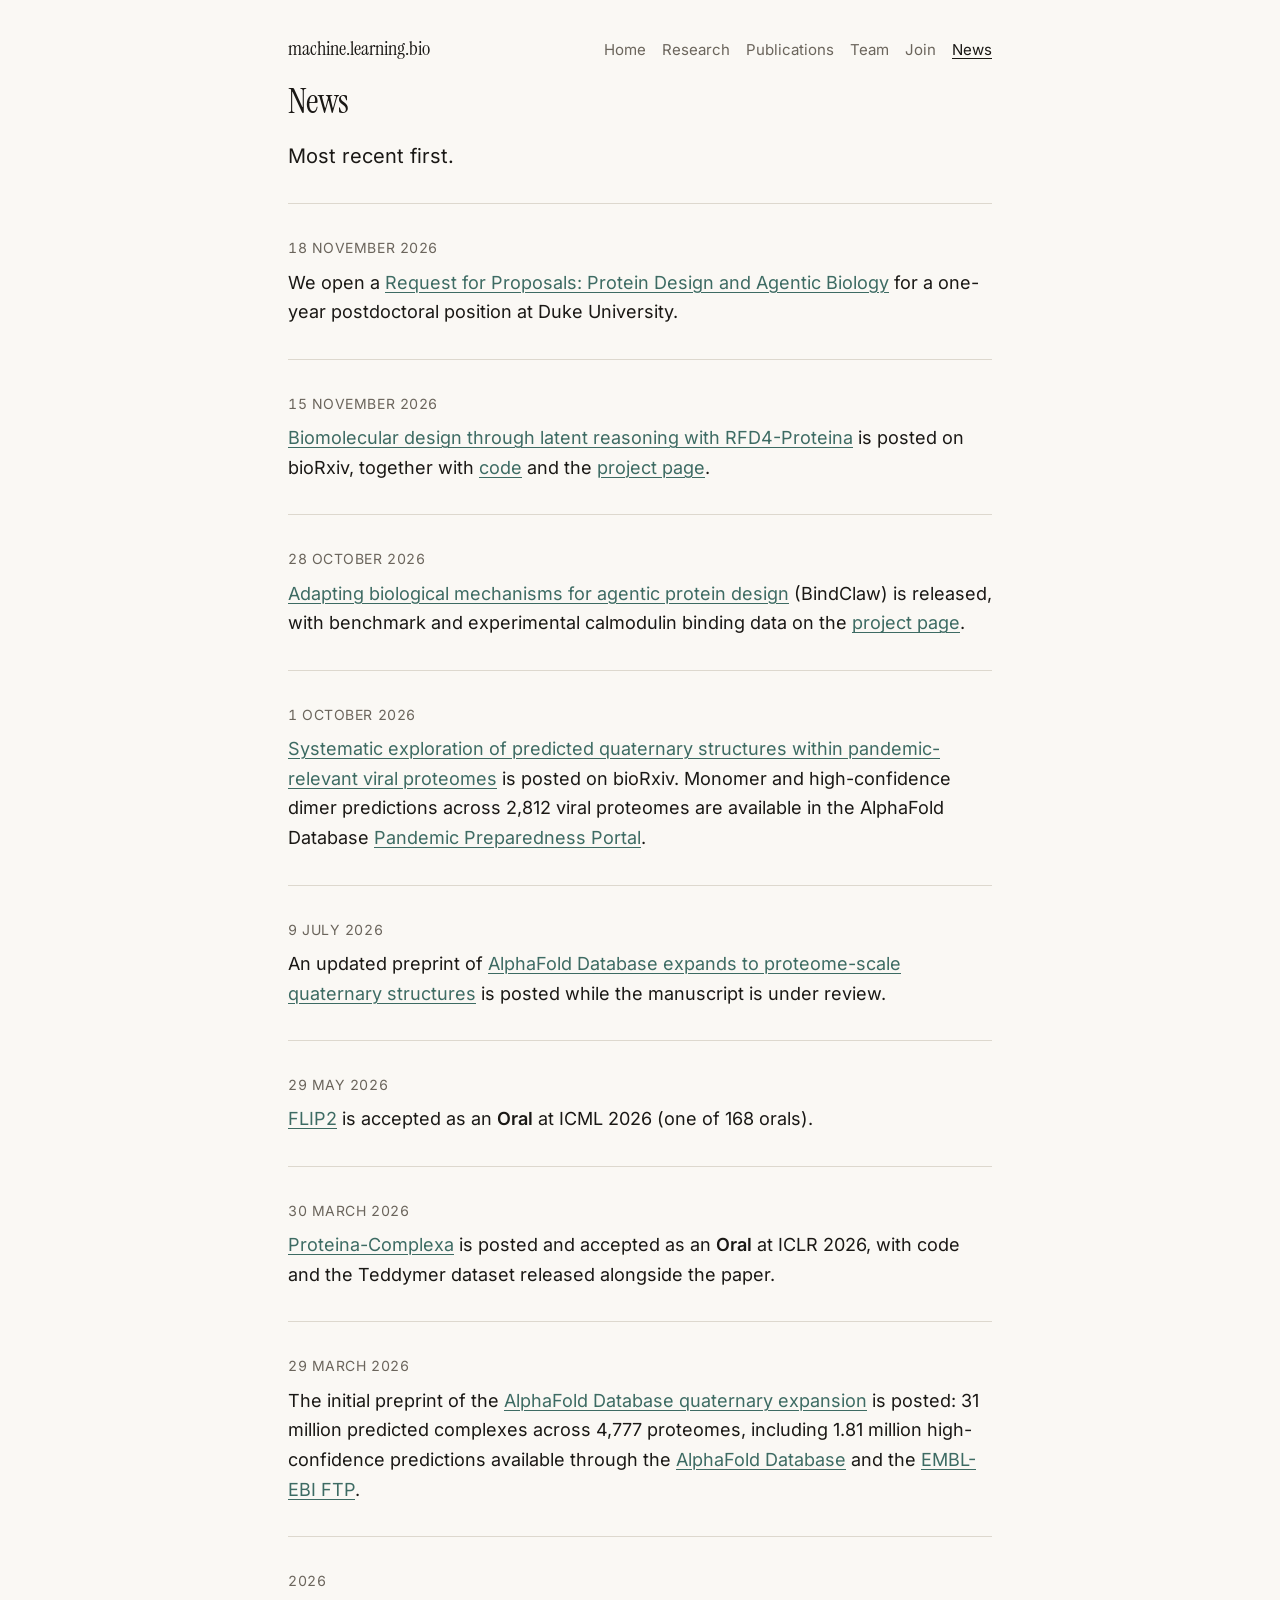
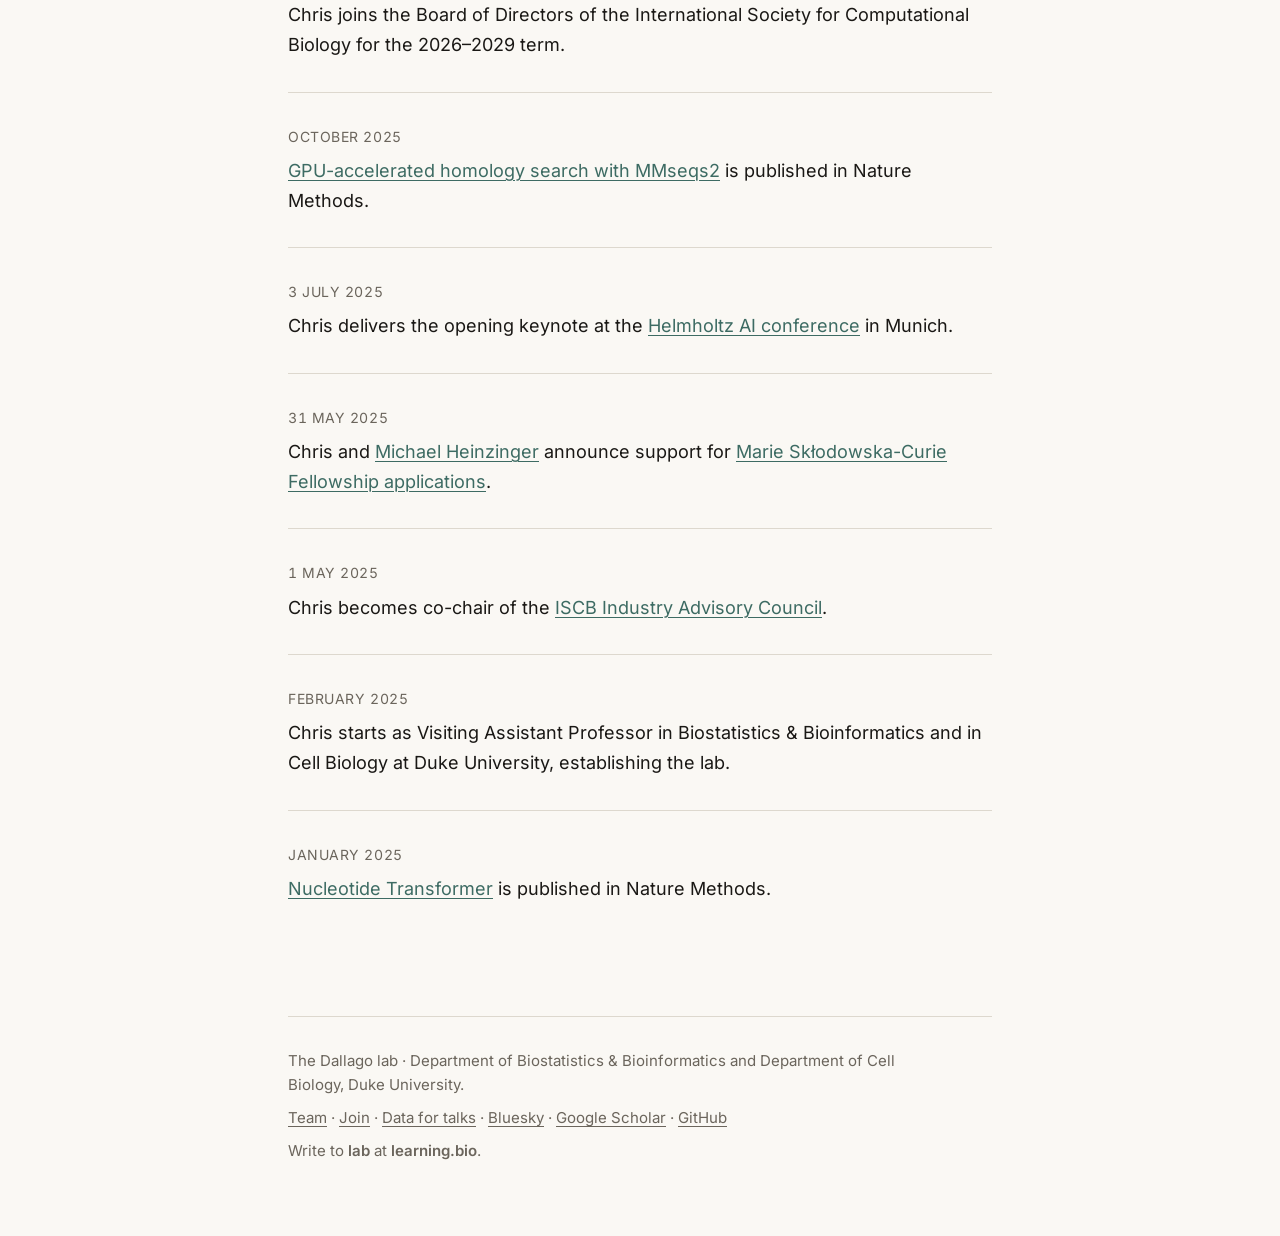
<file: news/index.html>
<!doctype html>
<html lang="en">
<head>
<meta charset="utf-8">
<meta name="viewport" content="width=device-width, initial-scale=1">
<title>News — machine.learning.bio</title>
<meta name="description" content="Papers, software releases, appointments, and talks from the Dallago lab, most recent first.">
<link rel="canonical" href="https://machine.learning.bio/news/">
<link rel="preload" href="/fonts/instrumentserif-400.woff2" as="font" type="font/woff2" crossorigin>
<link rel="preload" href="/fonts/inter-400.woff2" as="font" type="font/woff2" crossorigin>
<link rel="stylesheet" href="/style.css">
<meta property="og:type" content="website">
<meta property="og:url" content="https://machine.learning.bio/news/">
<meta property="og:title" content="News — machine.learning.bio">
<meta property="og:description" content="Papers, software releases, appointments, and talks.">
<meta name="twitter:card" content="summary">
</head>
<body>
<a class="skip" href="#main">Skip to content</a>

<header class="masthead">
  <a class="wordmark" href="/">machine.learning.bio</a>
  <nav aria-label="Primary">
    <ul>
      <li><a href="/">Home</a></li>
      <li><a href="/research/">Research</a></li>
      <li><a href="/publications/">Publications</a></li>
      <li><a href="/team/">Team</a></li>
      <li><a href="/join/">Join</a></li>
      <li><a href="/news/" aria-current="page">News</a></li>
    </ul>
  </nav>
</header>

<main id="main">

  <h1>News</h1>

  <p class="lead">Most recent first.</p>

  <dl class="news">

    <dt><time datetime="2026-11-18">18 November 2026</time></dt>
    <dd>We open a <a href="/news/agenticbio/">Request for Proposals: Protein Design and Agentic Biology</a> for a one-year postdoctoral position at Duke University.</dd>

    <dt><time datetime="2026-11-15">15 November 2026</time></dt>
    <dd><a href="https://doi.org/10.64898/2026.11.12.766037">Biomolecular design through latent reasoning with RFD4-Proteina</a> is posted on bioRxiv, together with <a href="https://github.com/RosettaCommons/RFD4-Proteina">code</a> and the <a href="https://rfd4-proteina.org/">project page</a>.</dd>

    <dt><time datetime="2026-10-28">28 October 2026</time></dt>
    <dd><a href="https://research.nvidia.com/labs/dbr/assets/pages/bindclaw/assets/bindclaw-paper.pdf">Adapting biological mechanisms for agentic protein design</a> (BindClaw) is released, with benchmark and experimental calmodulin binding data on the <a href="https://research.nvidia.com/labs/dbr/assets/pages/bindclaw/">project page</a>.</dd>

    <dt><time datetime="2026-10-01">1 October 2026</time></dt>
    <dd><a href="https://doi.org/10.64898/2026.09.29.755321">Systematic exploration of predicted quaternary structures within pandemic-relevant viral proteomes</a> is posted on bioRxiv. Monomer and high-confidence dimer predictions across 2,812 viral proteomes are available in the AlphaFold Database <a href="https://alphafold.ebi.ac.uk/search/thematic-tag/pandemic-preparedness">Pandemic Preparedness Portal</a>.</dd>

    <dt><time datetime="2026-07-09">9 July 2026</time></dt>
    <dd>An updated preprint of <a href="https://doi.org/10.64898/2026.03.27.714458">AlphaFold Database expands to proteome-scale quaternary structures</a> is posted while the manuscript is under review.</dd>

    <dt><time datetime="2026-05-29">29 May 2026</time></dt>
    <dd><a href="https://doi.org/10.64898/2026.02.23.707496">FLIP2</a> is accepted as an <strong>Oral</strong> at ICML 2026 (one of 168 orals).</dd>

    <dt><time datetime="2026-03-30">30 March 2026</time></dt>
    <dd><a href="https://arxiv.org/abs/2603.27950">Proteina-Complexa</a> is posted and accepted as an <strong>Oral</strong> at ICLR 2026, with code and the Teddymer dataset released alongside the paper.</dd>

    <dt><time datetime="2026-03-29">29 March 2026</time></dt>
    <dd>The initial preprint of the <a href="https://doi.org/10.64898/2026.03.27.714458">AlphaFold Database quaternary expansion</a> is posted: 31 million predicted complexes across 4,777 proteomes, including 1.81 million high-confidence predictions available through the <a href="https://alphafold.ebi.ac.uk">AlphaFold Database</a> and the <a href="https://ftp.ebi.ac.uk/pub/databases/alphafold/collaborations/nvda/">EMBL-EBI FTP</a>.</dd>

    <dt><time datetime="2026-01-01">2026</time></dt>
    <dd>Chris joins the Board of Directors of the International Society for Computational Biology for the 2026–2029 term.</dd>

    <dt><time datetime="2025-10-01">October 2025</time></dt>
    <dd><a href="https://doi.org/10.1038/s41592-025-02819-8">GPU-accelerated homology search with MMseqs2</a> is published in Nature Methods.</dd>

    <dt><time datetime="2025-07-03">3 July 2025</time></dt>
    <dd>Chris delivers the opening keynote at the <a href="https://haicon.cc/">Helmholtz AI conference</a> in Munich.</dd>

    <dt><time datetime="2025-05-31">31 May 2025</time></dt>
    <dd>Chris and <a href="http://helmholtz-munich.de/icb/research-groups/heinzinger-lab">Michael Heinzinger</a> announce support for <a href="/news/msca/">Marie Sk&#322;odowska-Curie Fellowship applications</a>.</dd>

    <dt><time datetime="2025-05-01">1 May 2025</time></dt>
    <dd>Chris becomes co-chair of the <a href="https://www.iscb.org/about-iscb/committees-and-advisory-councils/industry">ISCB Industry Advisory Council</a>.</dd>

    <dt><time datetime="2025-02-01">February 2025</time></dt>
    <dd>Chris starts as Visiting Assistant Professor in Biostatistics &amp; Bioinformatics and in Cell Biology at Duke University, establishing the lab.</dd>

    <dt><time datetime="2025-01-01">January 2025</time></dt>
    <dd><a href="https://doi.org/10.1038/s41592-024-02523-z">Nucleotide Transformer</a> is published in Nature Methods.</dd>

  </dl>

</main>

<footer>
  <p>The Dallago lab &middot; Department of Biostatistics &amp; Bioinformatics and Department of Cell Biology, Duke University.</p>
  <p><a href="/team/">Team</a> &middot; <a href="/join/">Join</a> &middot; <a href="/data/">Data for talks</a> &middot; <a href="https://bsky.app/profile/machine.learning.bio">Bluesky</a> &middot; <a href="https://scholar.google.com/citations?user=4q0fNGAAAAAJ">Google Scholar</a> &middot; <a href="https://github.com/sacdallago">GitHub</a></p>
  <p>Write to <strong>lab</strong> at <strong>learning.bio</strong>.</p>
</footer>

</body>
</html>
</file>
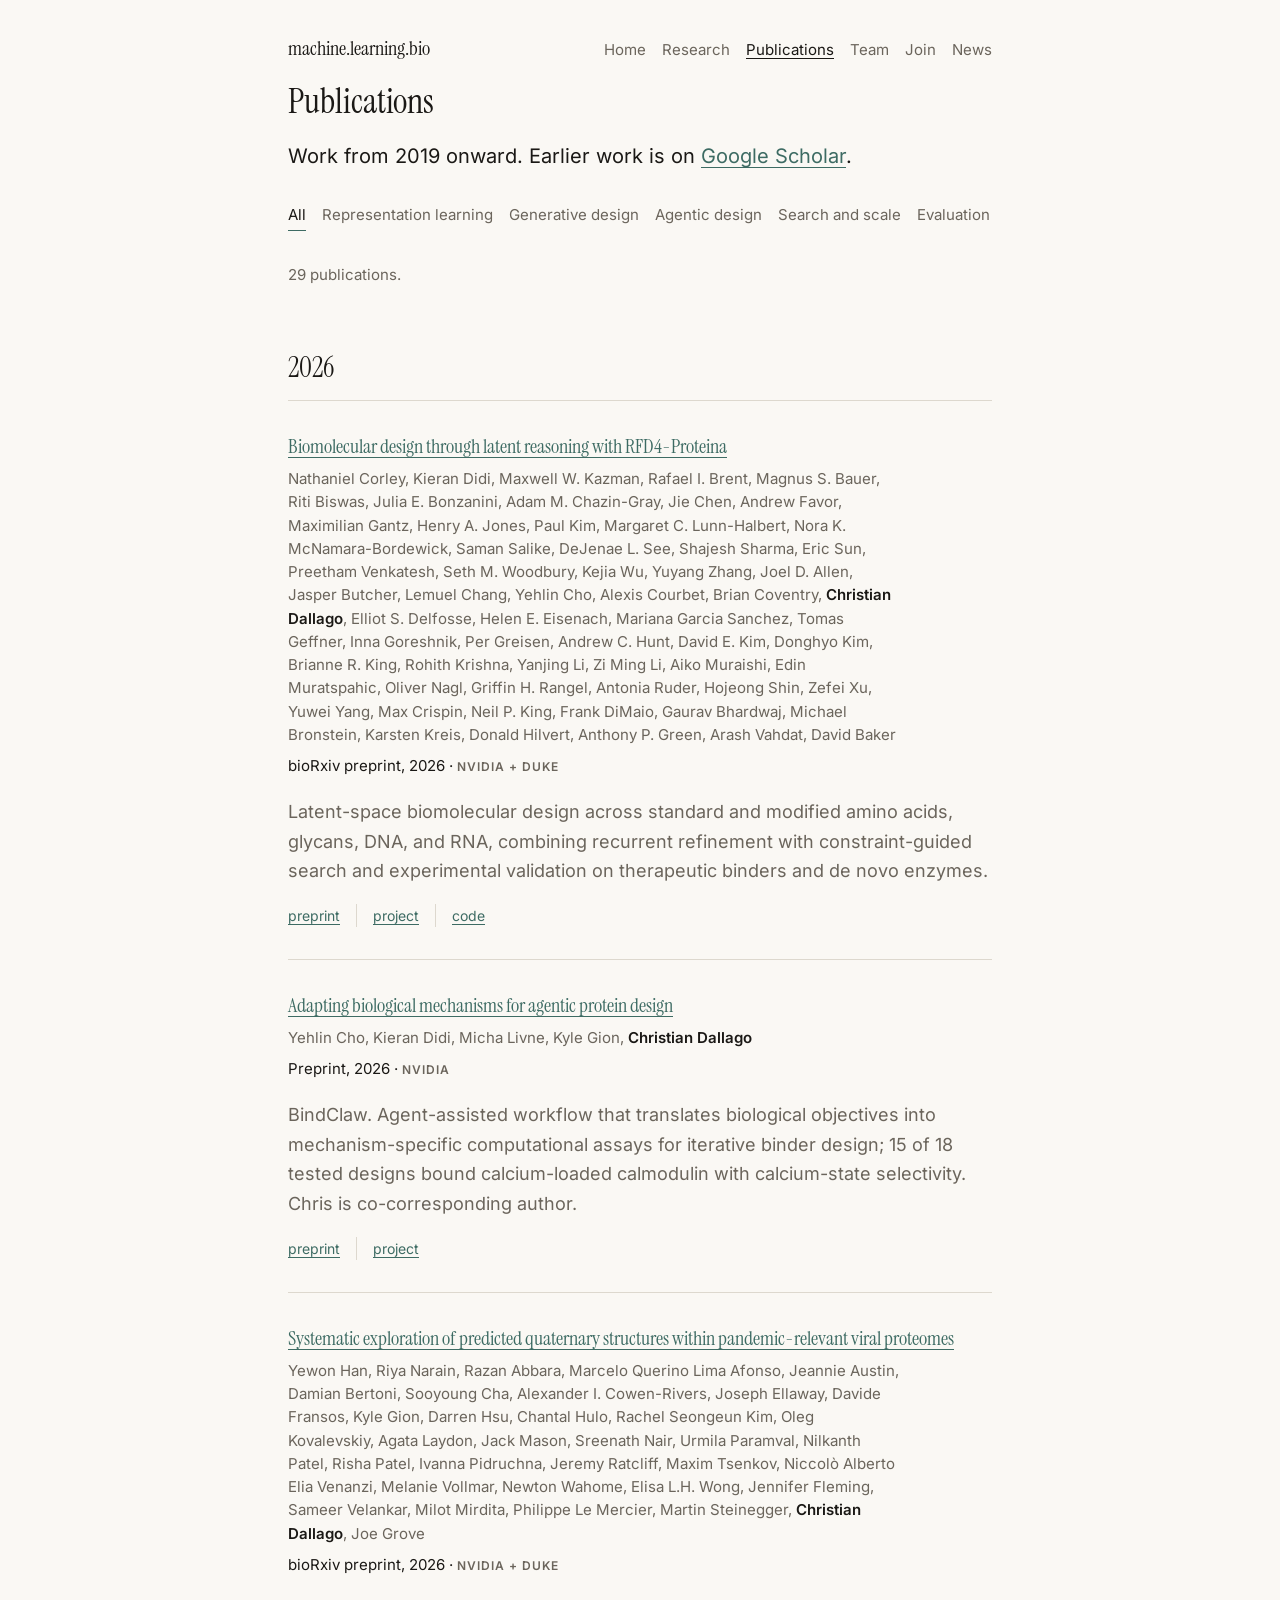
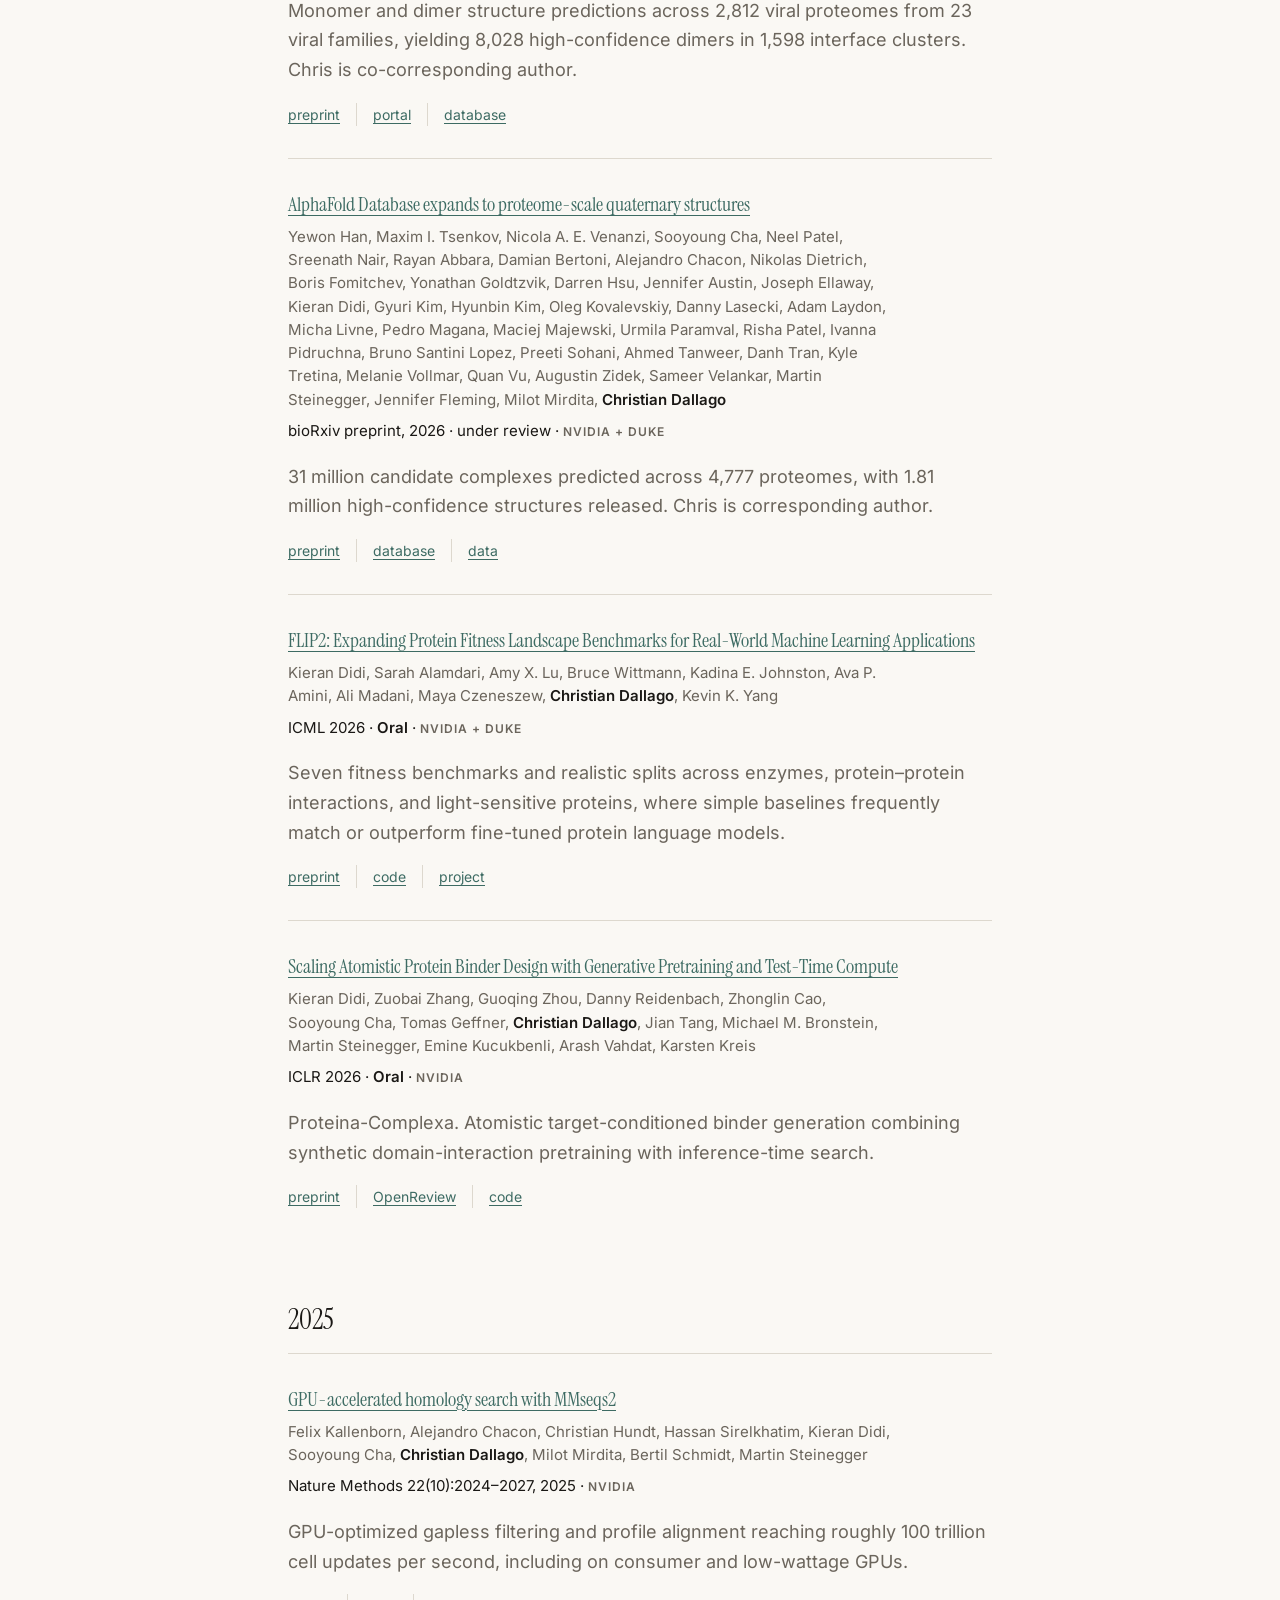
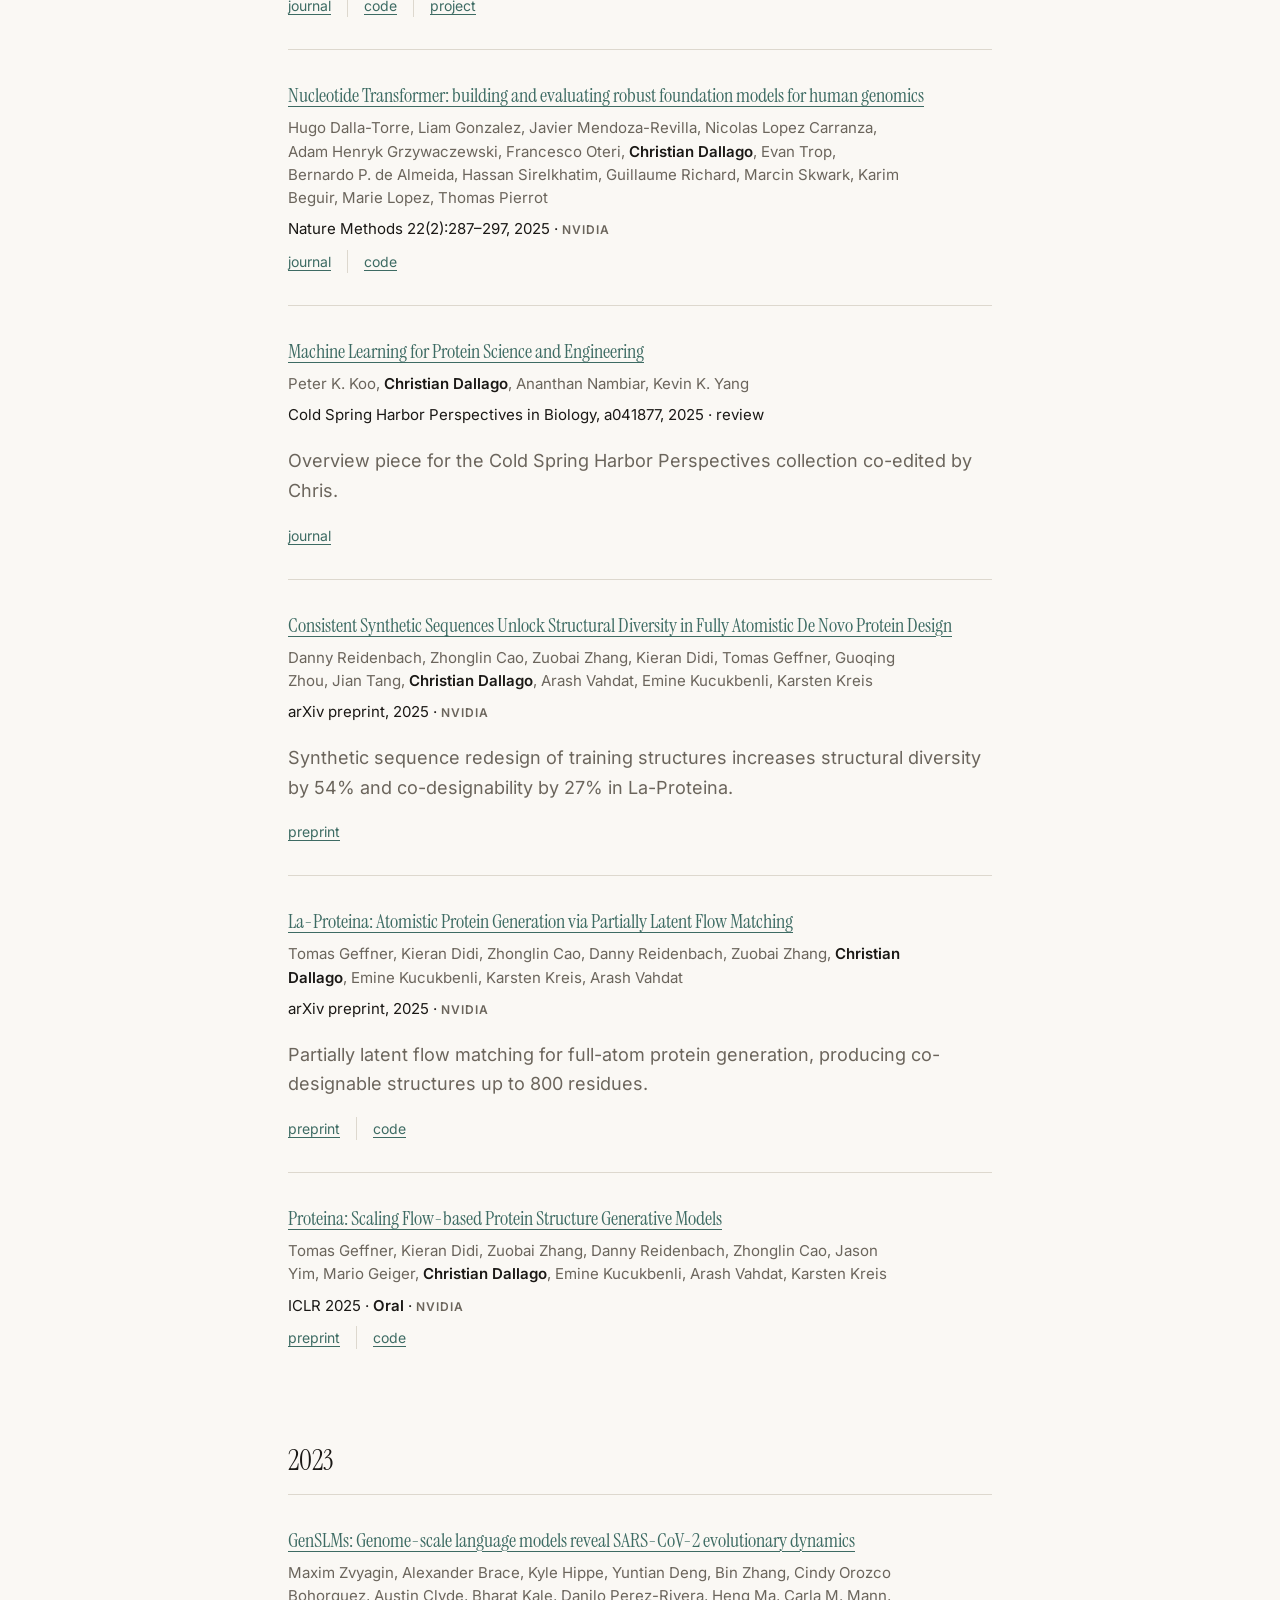
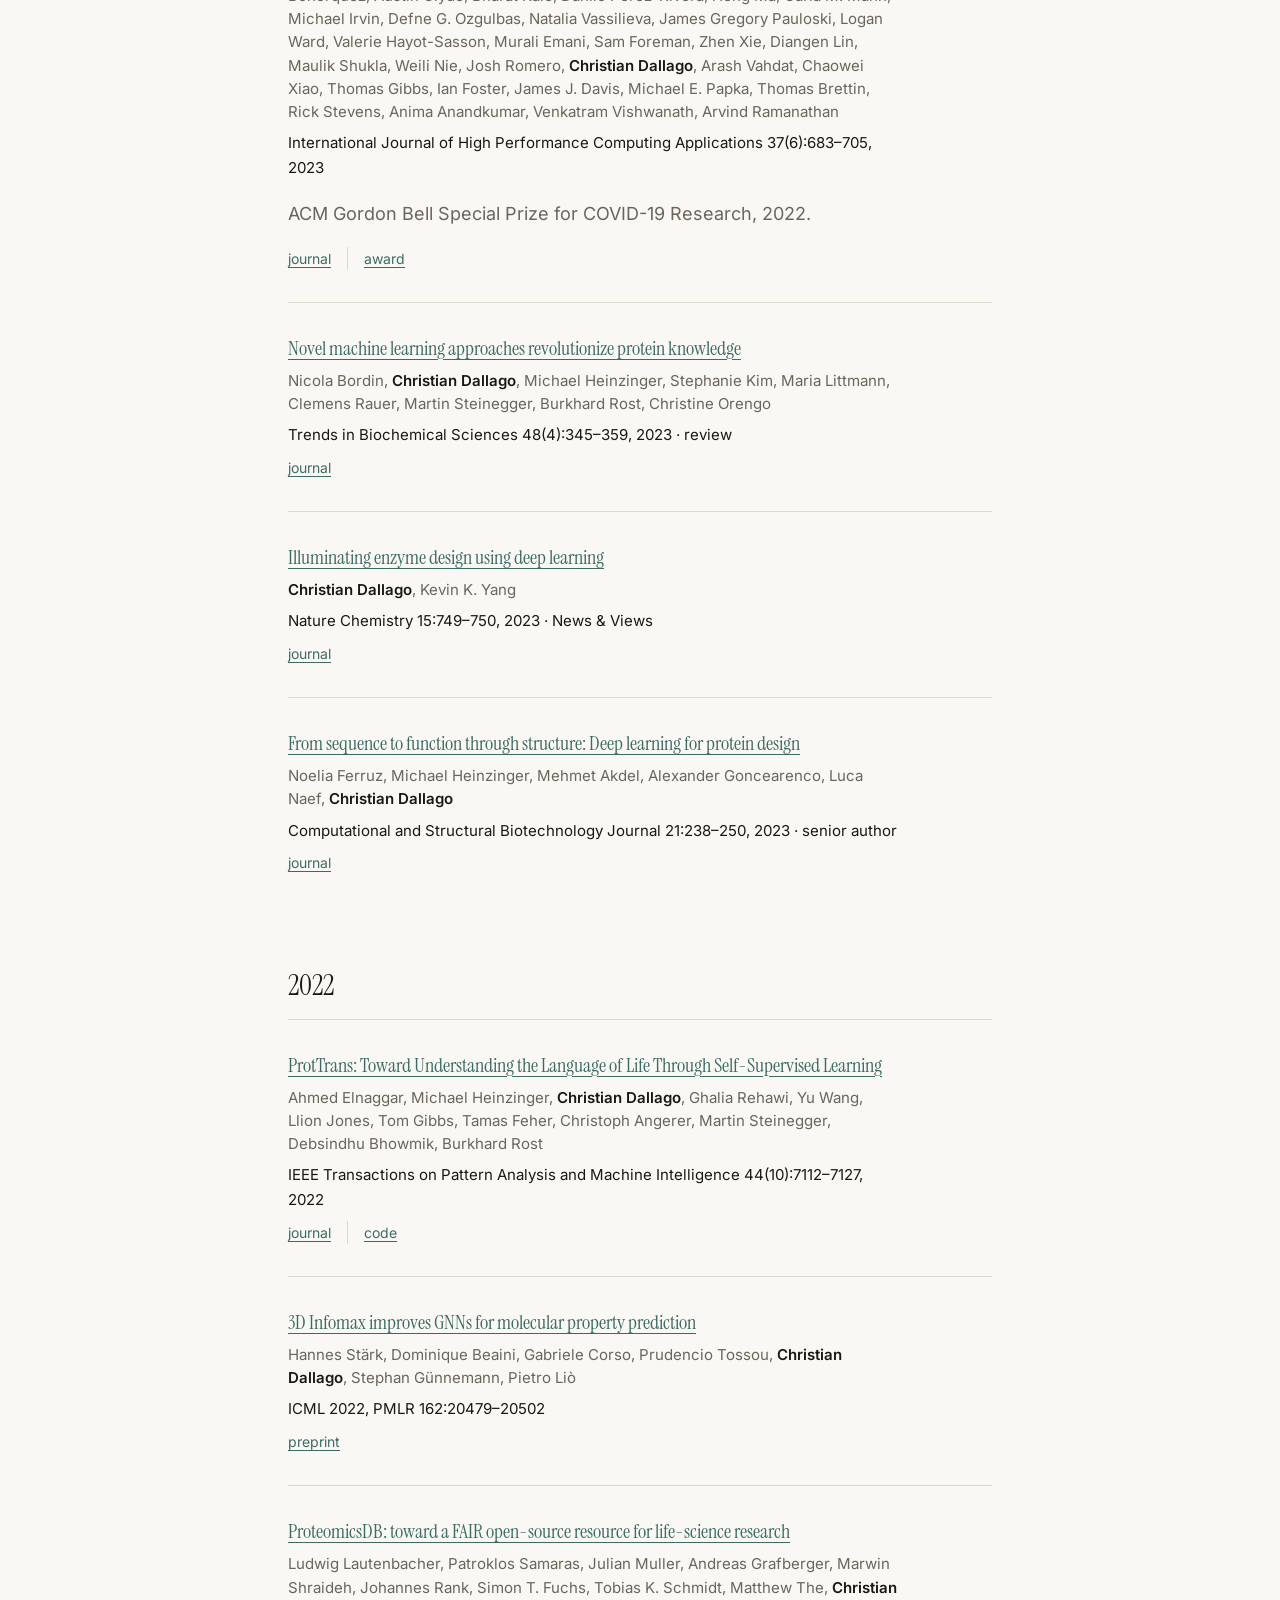
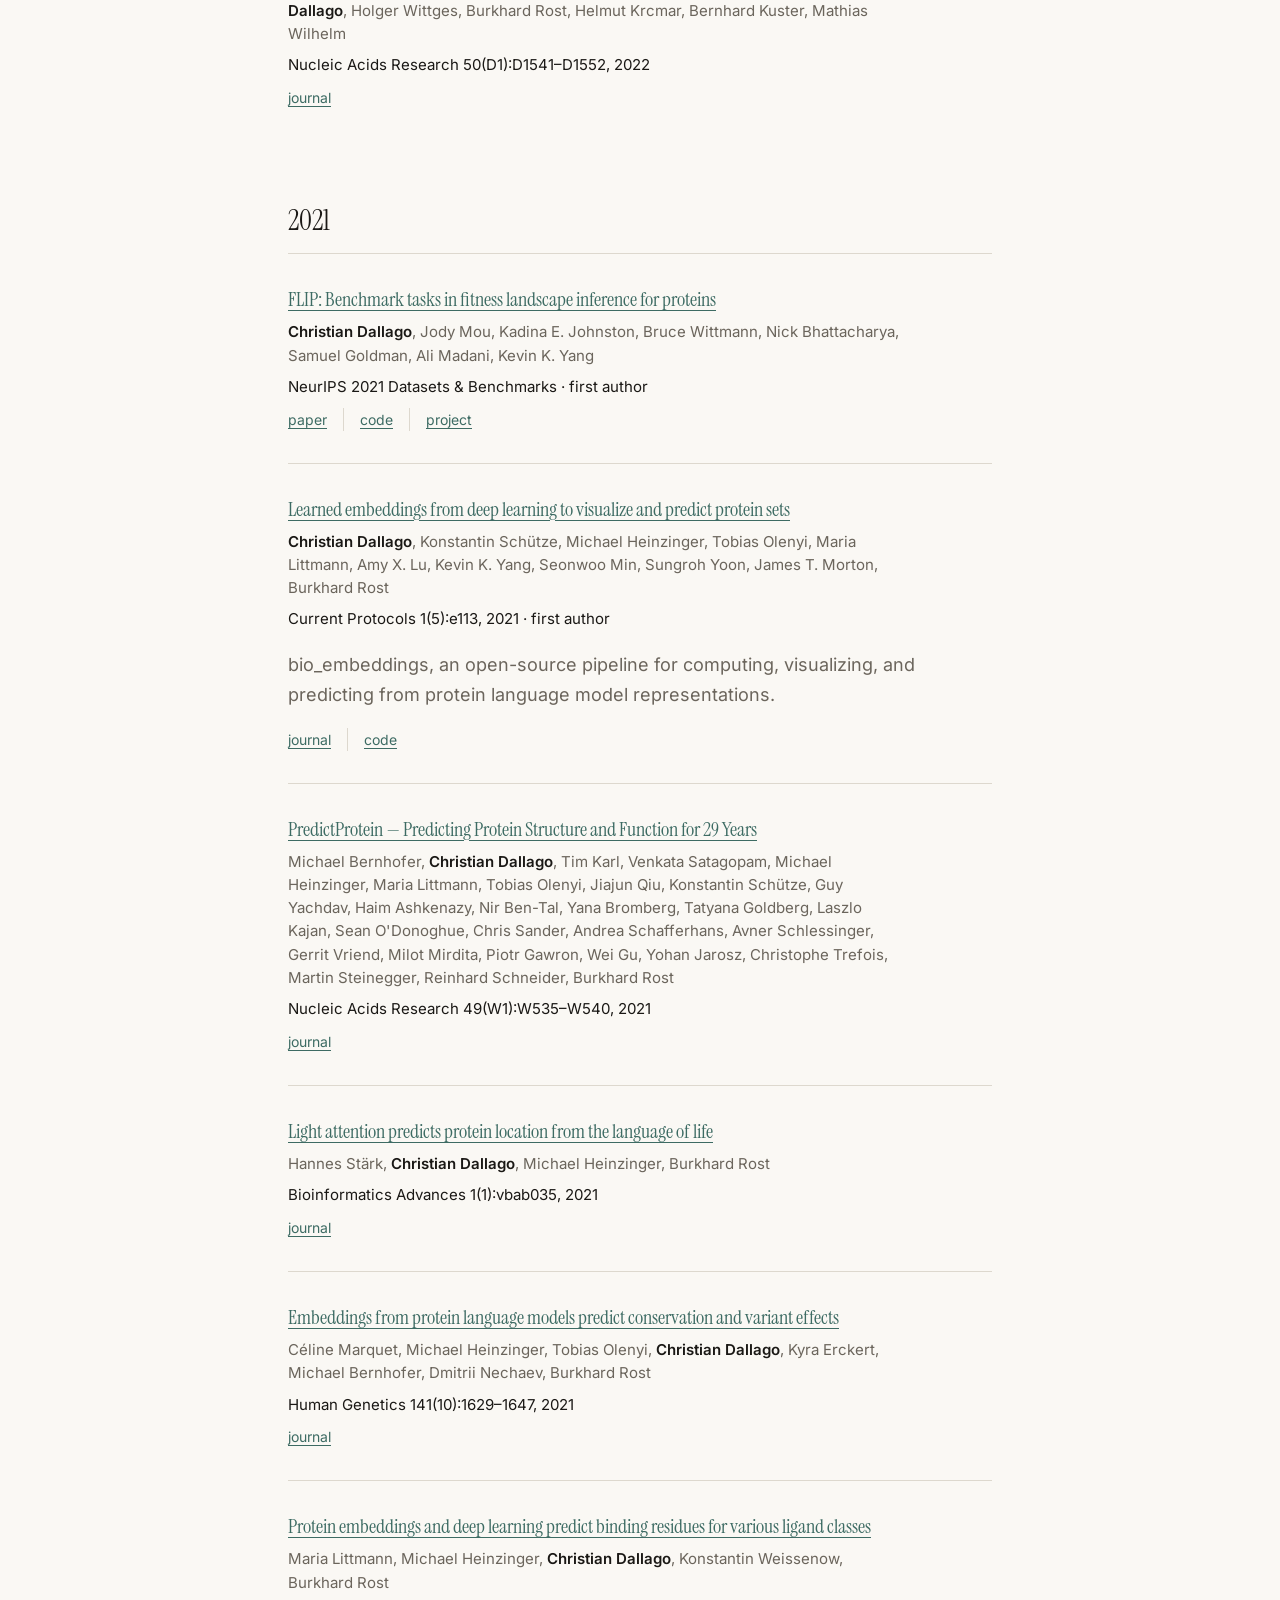
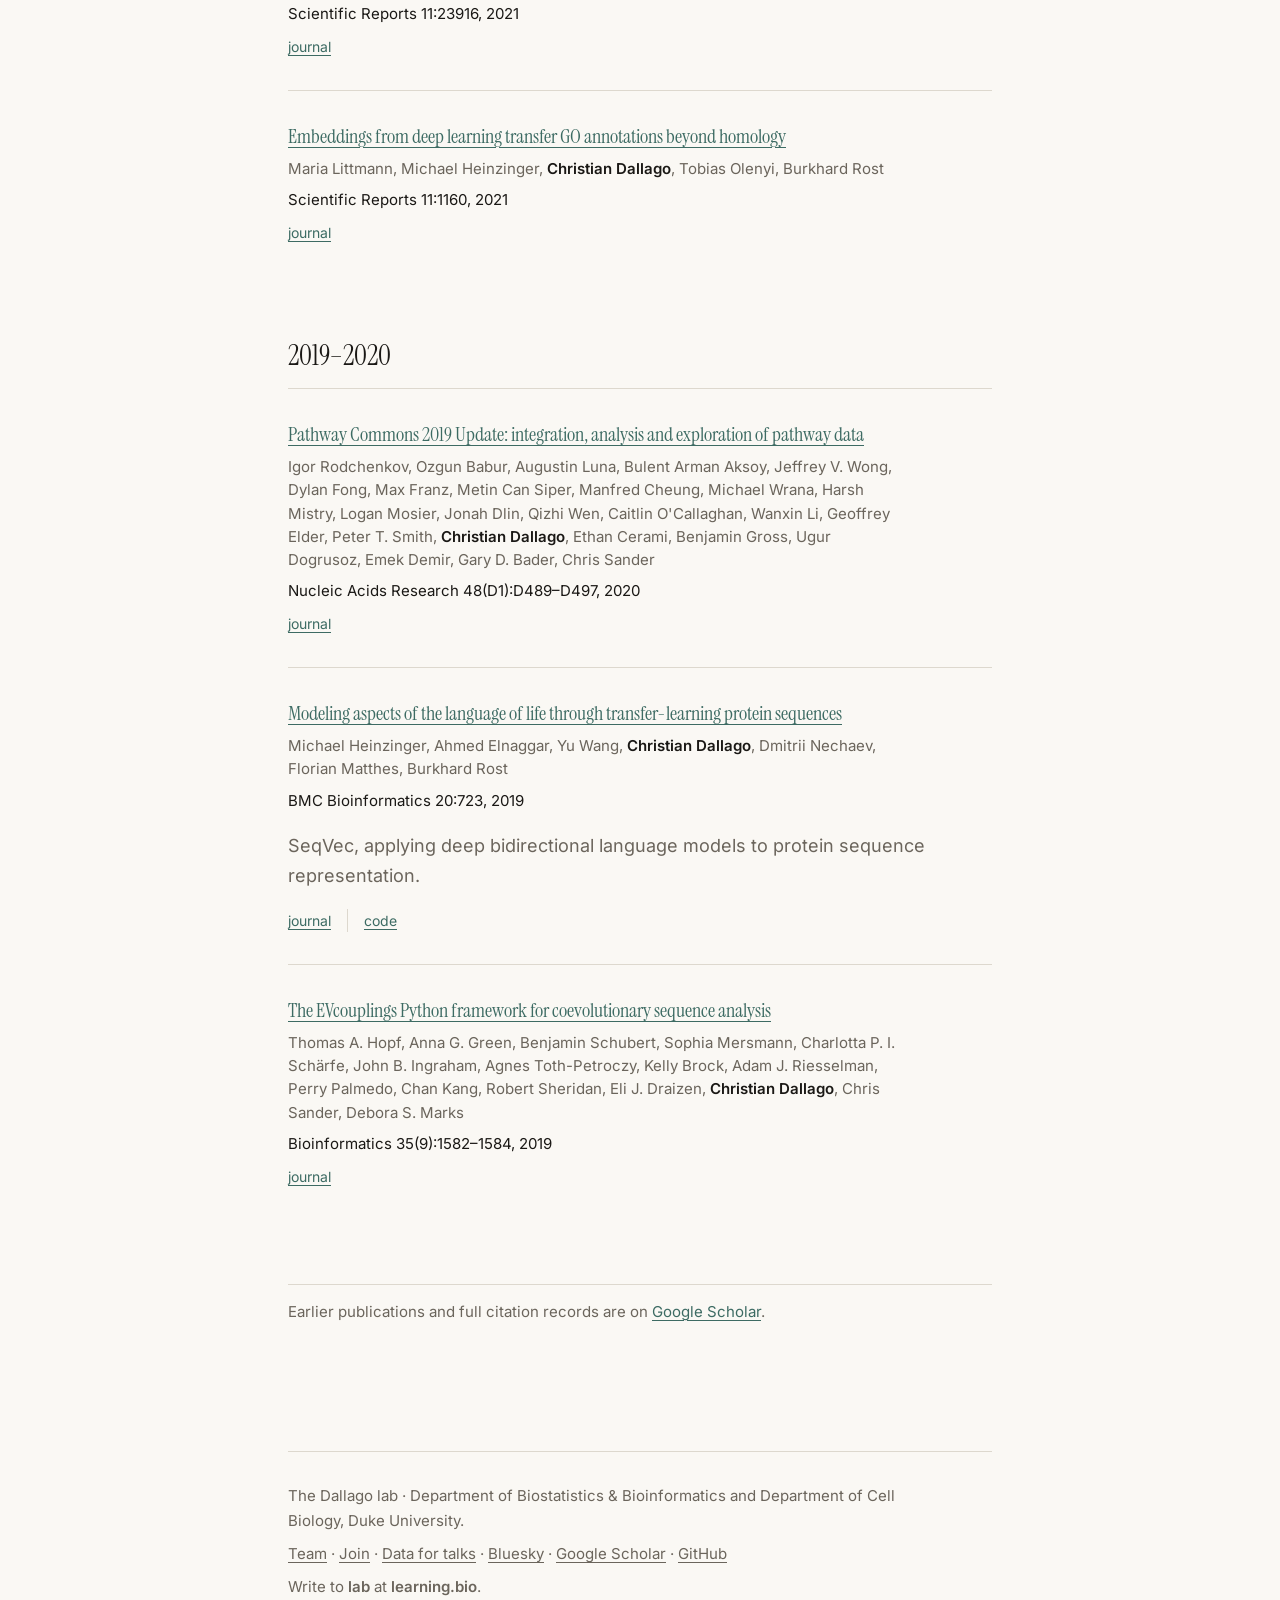
<file: publications/index.html>
<!doctype html>
<html lang="en">
<head>
<meta charset="utf-8">
<meta name="viewport" content="width=device-width, initial-scale=1">
<title>Publications — machine.learning.bio</title>
<meta name="description" content="Publications from the Dallago lab and Chris Dallago's work at NVIDIA and Duke University, grouped by year and filterable by research theme.">
<link rel="canonical" href="https://machine.learning.bio/publications/">
<link rel="preload" href="/fonts/instrumentserif-400.woff2" as="font" type="font/woff2" crossorigin>
<link rel="preload" href="/fonts/inter-400.woff2" as="font" type="font/woff2" crossorigin>
<link rel="stylesheet" href="/style.css">
<meta property="og:type" content="website">
<meta property="og:url" content="https://machine.learning.bio/publications/">
<meta property="og:title" content="Publications — machine.learning.bio">
<meta property="og:description" content="Grouped by year, filterable by research theme.">
<meta name="twitter:card" content="summary">
</head>
<body>
<a class="skip" href="#main">Skip to content</a>

<header class="masthead">
  <a class="wordmark" href="/">machine.learning.bio</a>
  <nav aria-label="Primary">
    <ul>
      <li><a href="/">Home</a></li>
      <li><a href="/research/">Research</a></li>
      <li><a href="/publications/" aria-current="page">Publications</a></li>
      <li><a href="/team/">Team</a></li>
      <li><a href="/join/">Join</a></li>
      <li><a href="/news/">News</a></li>
    </ul>
  </nav>
</header>

<main id="main">

  <h1>Publications</h1>

  <p class="lead">Work from 2019 onward. Earlier work is on <a href="https://scholar.google.com/citations?user=4q0fNGAAAAAJ">Google Scholar</a>.</p>

  <div id="filters" hidden></div>

  <h2>2026</h2>
  <ul class="pubs">

    <li data-theme="gen">
      <a class="title" href="https://doi.org/10.64898/2026.11.12.766037">Biomolecular design through latent reasoning with RFD4-Proteina</a>
      <p class="authors">Nathaniel Corley, Kieran Didi, Maxwell W. Kazman, Rafael I. Brent, Magnus S. Bauer, Riti Biswas, Julia E. Bonzanini, Adam M. Chazin-Gray, Jie Chen, Andrew Favor, Maximilian Gantz, Henry A. Jones, Paul Kim, Margaret C. Lunn-Halbert, Nora K. McNamara-Bordewick, Saman Salike, DeJenae L. See, Shajesh Sharma, Eric Sun, Preetham Venkatesh, Seth M. Woodbury, Kejia Wu, Yuyang Zhang, Joel D. Allen, Jasper Butcher, Lemuel Chang, Yehlin Cho, Alexis Courbet, Brian Coventry, <strong>Christian Dallago</strong>, Elliot S. Delfosse, Helen E. Eisenach, Mariana Garcia Sanchez, Tomas Geffner, Inna Goreshnik, Per Greisen, Andrew C. Hunt, David E. Kim, Donghyo Kim, Brianne R. King, Rohith Krishna, Yanjing Li, Zi Ming Li, Aiko Muraishi, Edin Muratspahic, Oliver Nagl, Griffin H. Rangel, Antonia Ruder, Hojeong Shin, Zefei Xu, Yuwei Yang, Max Crispin, Neil P. King, Frank DiMaio, Gaurav Bhardwaj, Michael Bronstein, Karsten Kreis, Donald Hilvert, Anthony P. Green, Arash Vahdat, David Baker</p>
      <p class="venue">bioRxiv preprint, 2026 &middot; <span class="tag">NVIDIA + Duke</span></p>
      <p class="gloss">Latent-space biomolecular design across standard and modified amino acids, glycans, DNA, and RNA, combining recurrent refinement with constraint-guided search and experimental validation on therapeutic binders and de novo enzymes.</p>
      <ul class="links">
        <li><a href="https://doi.org/10.64898/2026.11.12.766037">preprint</a></li>
        <li><a href="https://rfd4-proteina.org/">project</a></li>
        <li><a href="https://github.com/RosettaCommons/RFD4-Proteina">code</a></li>
      </ul>
    </li>

    <li data-theme="agentic gen">
      <a class="title" href="https://research.nvidia.com/labs/dbr/assets/pages/bindclaw/assets/bindclaw-paper.pdf">Adapting biological mechanisms for agentic protein design</a>
      <p class="authors">Yehlin Cho, Kieran Didi, Micha Livne, Kyle Gion, <strong>Christian Dallago</strong></p>
      <p class="venue">Preprint, 2026 &middot; <span class="tag">NVIDIA</span></p>
      <p class="gloss">BindClaw. Agent-assisted workflow that translates biological objectives into mechanism-specific computational assays for iterative binder design; 15 of 18 tested designs bound calcium-loaded calmodulin with calcium-state selectivity. Chris is co-corresponding author.</p>
      <ul class="links">
        <li><a href="https://research.nvidia.com/labs/dbr/assets/pages/bindclaw/assets/bindclaw-paper.pdf">preprint</a></li>
        <li><a href="https://research.nvidia.com/labs/dbr/assets/pages/bindclaw/">project</a></li>
      </ul>
    </li>

    <li data-theme="scale">
      <a class="title" href="https://doi.org/10.64898/2026.09.29.755321">Systematic exploration of predicted quaternary structures within pandemic-relevant viral proteomes</a>
      <p class="authors">Yewon Han, Riya Narain, Razan Abbara, Marcelo Querino Lima Afonso, Jeannie Austin, Damian Bertoni, Sooyoung Cha, Alexander I. Cowen-Rivers, Joseph Ellaway, Davide Fransos, Kyle Gion, Darren Hsu, Chantal Hulo, Rachel Seongeun Kim, Oleg Kovalevskiy, Agata Laydon, Jack Mason, Sreenath Nair, Urmila Paramval, Nilkanth Patel, Risha Patel, Ivanna Pidruchna, Jeremy Ratcliff, Maxim Tsenkov, Niccol&ograve; Alberto Elia Venanzi, Melanie Vollmar, Newton Wahome, Elisa L.H. Wong, Jennifer Fleming, Sameer Velankar, Milot Mirdita, Philippe Le Mercier, Martin Steinegger, <strong>Christian Dallago</strong>, Joe Grove</p>
      <p class="venue">bioRxiv preprint, 2026 &middot; <span class="tag">NVIDIA + Duke</span></p>
      <p class="gloss">Monomer and dimer structure predictions across 2,812 viral proteomes from 23 viral families, yielding 8,028 high-confidence dimers in 1,598 interface clusters. Chris is co-corresponding author.</p>
      <ul class="links">
        <li><a href="https://doi.org/10.64898/2026.09.29.755321">preprint</a></li>
        <li><a href="https://alphafold.ebi.ac.uk/search/thematic-tag/pandemic-preparedness">portal</a></li>
        <li><a href="https://alphafold.ebi.ac.uk">database</a></li>
      </ul>
    </li>

    <li data-theme="scale">
      <a class="title" href="https://doi.org/10.64898/2026.03.27.714458">AlphaFold Database expands to proteome-scale quaternary structures</a>
      <p class="authors">Yewon Han, Maxim I. Tsenkov, Nicola A. E. Venanzi, Sooyoung Cha, Neel Patel, Sreenath Nair, Rayan Abbara, Damian Bertoni, Alejandro Chacon, Nikolas Dietrich, Boris Fomitchev, Yonathan Goldtzvik, Darren Hsu, Jennifer Austin, Joseph Ellaway, Kieran Didi, Gyuri Kim, Hyunbin Kim, Oleg Kovalevskiy, Danny Lasecki, Adam Laydon, Micha Livne, Pedro Magana, Maciej Majewski, Urmila Paramval, Risha Patel, Ivanna Pidruchna, Bruno Santini Lopez, Preeti Sohani, Ahmed Tanweer, Danh Tran, Kyle Tretina, Melanie Vollmar, Quan Vu, Augustin Zidek, Sameer Velankar, Martin Steinegger, Jennifer Fleming, Milot Mirdita, <strong>Christian Dallago</strong></p>
      <p class="venue">bioRxiv preprint, 2026 &middot; under review &middot; <span class="tag">NVIDIA + Duke</span></p>
      <p class="gloss">31 million candidate complexes predicted across 4,777 proteomes, with 1.81 million high-confidence structures released. Chris is corresponding author.</p>
      <ul class="links">
        <li><a href="https://doi.org/10.64898/2026.03.27.714458">preprint</a></li>
        <li><a href="https://alphafold.ebi.ac.uk">database</a></li>
        <li><a href="https://ftp.ebi.ac.uk/pub/databases/alphafold/collaborations/nvda/">data</a></li>
      </ul>
    </li>

    <li data-theme="eval">
      <a class="title" href="https://doi.org/10.64898/2026.02.23.707496">FLIP2: Expanding Protein Fitness Landscape Benchmarks for Real-World Machine Learning Applications</a>
      <p class="authors">Kieran Didi, Sarah Alamdari, Amy X. Lu, Bruce Wittmann, Kadina E. Johnston, Ava P. Amini, Ali Madani, Maya Czeneszew, <strong>Christian Dallago</strong>, Kevin K. Yang</p>
      <p class="venue">ICML 2026 &middot; <strong>Oral</strong> &middot; <span class="tag">NVIDIA + Duke</span></p>
      <p class="gloss">Seven fitness benchmarks and realistic splits across enzymes, protein–protein interactions, and light-sensitive proteins, where simple baselines frequently match or outperform fine-tuned protein language models.</p>
      <ul class="links">
        <li><a href="https://doi.org/10.64898/2026.02.23.707496">preprint</a></li>
        <li><a href="https://github.com/J-SNACKKB/FLIP">code</a></li>
        <li><a href="https://flip.protein.properties/">project</a></li>
      </ul>
    </li>

    <li data-theme="gen">
      <a class="title" href="https://arxiv.org/abs/2603.27950">Scaling Atomistic Protein Binder Design with Generative Pretraining and Test-Time Compute</a>
      <p class="authors">Kieran Didi, Zuobai Zhang, Guoqing Zhou, Danny Reidenbach, Zhonglin Cao, Sooyoung Cha, Tomas Geffner, <strong>Christian Dallago</strong>, Jian Tang, Michael M. Bronstein, Martin Steinegger, Emine Kucukbenli, Arash Vahdat, Karsten Kreis</p>
      <p class="venue">ICLR 2026 &middot; <strong>Oral</strong> &middot; <span class="tag">NVIDIA</span></p>
      <p class="gloss">Proteina-Complexa. Atomistic target-conditioned binder generation combining synthetic domain-interaction pretraining with inference-time search.</p>
      <ul class="links">
        <li><a href="https://arxiv.org/abs/2603.27950">preprint</a></li>
        <li><a href="https://openreview.net/forum?id=qmCpJtFZra">OpenReview</a></li>
        <li><a href="https://github.com/NVIDIA-BioNeMo/Proteina-Complexa">code</a></li>
      </ul>
    </li>

  </ul>

  <h2>2025</h2>
  <ul class="pubs">

    <li data-theme="scale">
      <a class="title" href="https://doi.org/10.1038/s41592-025-02819-8">GPU-accelerated homology search with MMseqs2</a>
      <p class="authors">Felix Kallenborn, Alejandro Chacon, Christian Hundt, Hassan Sirelkhatim, Kieran Didi, Sooyoung Cha, <strong>Christian Dallago</strong>, Milot Mirdita, Bertil Schmidt, Martin Steinegger</p>
      <p class="venue">Nature Methods 22(10):2024–2027, 2025 &middot; <span class="tag">NVIDIA</span></p>
      <p class="gloss">GPU-optimized gapless filtering and profile alignment reaching roughly 100 trillion cell updates per second, including on consumer and low-wattage GPUs.</p>
      <ul class="links">
        <li><a href="https://doi.org/10.1038/s41592-025-02819-8">journal</a></li>
        <li><a href="https://github.com/soedinglab/MMseqs2">code</a></li>
        <li><a href="https://mmseqs.com">project</a></li>
      </ul>
    </li>

    <li data-theme="repr">
      <a class="title" href="https://doi.org/10.1038/s41592-024-02523-z">Nucleotide Transformer: building and evaluating robust foundation models for human genomics</a>
      <p class="authors">Hugo Dalla-Torre, Liam Gonzalez, Javier Mendoza-Revilla, Nicolas Lopez Carranza, Adam Henryk Grzywaczewski, Francesco Oteri, <strong>Christian Dallago</strong>, Evan Trop, Bernardo P. de Almeida, Hassan Sirelkhatim, Guillaume Richard, Marcin Skwark, Karim Beguir, Marie Lopez, Thomas Pierrot</p>
      <p class="venue">Nature Methods 22(2):287–297, 2025 &middot; <span class="tag">NVIDIA</span></p>
      <ul class="links">
        <li><a href="https://doi.org/10.1038/s41592-024-02523-z">journal</a></li>
        <li><a href="https://github.com/instadeepai/nucleotide-transformer">code</a></li>
      </ul>
    </li>

    <li data-theme="repr eval">
      <a class="title" href="https://doi.org/10.1101/cshperspect.a041877">Machine Learning for Protein Science and Engineering</a>
      <p class="authors">Peter K. Koo, <strong>Christian Dallago</strong>, Ananthan Nambiar, Kevin K. Yang</p>
      <p class="venue">Cold Spring Harbor Perspectives in Biology, a041877, 2025 &middot; review</p>
      <p class="gloss">Overview piece for the Cold Spring Harbor Perspectives collection co-edited by Chris.</p>
      <ul class="links">
        <li><a href="https://doi.org/10.1101/cshperspect.a041877">journal</a></li>
      </ul>
    </li>

    <li data-theme="gen">
      <a class="title" href="https://arxiv.org/abs/2512.01976">Consistent Synthetic Sequences Unlock Structural Diversity in Fully Atomistic De Novo Protein Design</a>
      <p class="authors">Danny Reidenbach, Zhonglin Cao, Zuobai Zhang, Kieran Didi, Tomas Geffner, Guoqing Zhou, Jian Tang, <strong>Christian Dallago</strong>, Arash Vahdat, Emine Kucukbenli, Karsten Kreis</p>
      <p class="venue">arXiv preprint, 2025 &middot; <span class="tag">NVIDIA</span></p>
      <p class="gloss">Synthetic sequence redesign of training structures increases structural diversity by 54% and co-designability by 27% in La-Proteina.</p>
      <ul class="links">
        <li><a href="https://arxiv.org/abs/2512.01976">preprint</a></li>
      </ul>
    </li>

    <li data-theme="gen">
      <a class="title" href="https://arxiv.org/abs/2507.09466">La-Proteina: Atomistic Protein Generation via Partially Latent Flow Matching</a>
      <p class="authors">Tomas Geffner, Kieran Didi, Zhonglin Cao, Danny Reidenbach, Zuobai Zhang, <strong>Christian Dallago</strong>, Emine Kucukbenli, Karsten Kreis, Arash Vahdat</p>
      <p class="venue">arXiv preprint, 2025 &middot; <span class="tag">NVIDIA</span></p>
      <p class="gloss">Partially latent flow matching for full-atom protein generation, producing co-designable structures up to 800 residues.</p>
      <ul class="links">
        <li><a href="https://arxiv.org/abs/2507.09466">preprint</a></li>
        <li><a href="https://github.com/NVIDIA-BioNeMo/la-proteina">code</a></li>
      </ul>
    </li>

    <li data-theme="gen">
      <a class="title" href="https://arxiv.org/abs/2503.00710">Proteina: Scaling Flow-based Protein Structure Generative Models</a>
      <p class="authors">Tomas Geffner, Kieran Didi, Zuobai Zhang, Danny Reidenbach, Zhonglin Cao, Jason Yim, Mario Geiger, <strong>Christian Dallago</strong>, Emine Kucukbenli, Arash Vahdat, Karsten Kreis</p>
      <p class="venue">ICLR 2025 &middot; <strong>Oral</strong> &middot; <span class="tag">NVIDIA</span></p>
      <ul class="links">
        <li><a href="https://arxiv.org/abs/2503.00710">preprint</a></li>
        <li><a href="https://github.com/NVIDIA-BioNeMo/proteina">code</a></li>
      </ul>
    </li>

  </ul>

  <h2>2023</h2>
  <ul class="pubs">

    <li data-theme="repr">
      <a class="title" href="https://doi.org/10.1177/10943420231201154">GenSLMs: Genome-scale language models reveal SARS-CoV-2 evolutionary dynamics</a>
      <p class="authors">Maxim Zvyagin, Alexander Brace, Kyle Hippe, Yuntian Deng, Bin Zhang, Cindy Orozco Bohorquez, Austin Clyde, Bharat Kale, Danilo Perez-Rivera, Heng Ma, Carla M. Mann, Michael Irvin, Defne G. Ozgulbas, Natalia Vassilieva, James Gregory Pauloski, Logan Ward, Valerie Hayot-Sasson, Murali Emani, Sam Foreman, Zhen Xie, Diangen Lin, Maulik Shukla, Weili Nie, Josh Romero, <strong>Christian Dallago</strong>, Arash Vahdat, Chaowei Xiao, Thomas Gibbs, Ian Foster, James J. Davis, Michael E. Papka, Thomas Brettin, Rick Stevens, Anima Anandkumar, Venkatram Vishwanath, Arvind Ramanathan</p>
      <p class="venue">International Journal of High Performance Computing Applications 37(6):683–705, 2023</p>
      <p class="gloss">ACM Gordon Bell Special Prize for COVID-19 Research, 2022.</p>
      <ul class="links">
        <li><a href="https://doi.org/10.1177/10943420231201154">journal</a></li>
        <li><a href="https://www.acm.org/media-center/2022/november/gordon-bell-special-prize-covid-research-2022">award</a></li>
      </ul>
    </li>

    <li data-theme="repr">
      <a class="title" href="https://doi.org/10.1016/j.tibs.2022.11.001">Novel machine learning approaches revolutionize protein knowledge</a>
      <p class="authors">Nicola Bordin, <strong>Christian Dallago</strong>, Michael Heinzinger, Stephanie Kim, Maria Littmann, Clemens Rauer, Martin Steinegger, Burkhard Rost, Christine Orengo</p>
      <p class="venue">Trends in Biochemical Sciences 48(4):345–359, 2023 &middot; review</p>
      <ul class="links"><li><a href="https://doi.org/10.1016/j.tibs.2022.11.001">journal</a></li></ul>
    </li>

    <li data-theme="eval">
      <a class="title" href="https://doi.org/10.1038/s41557-023-01218-w">Illuminating enzyme design using deep learning</a>
      <p class="authors"><strong>Christian Dallago</strong>, Kevin K. Yang</p>
      <p class="venue">Nature Chemistry 15:749–750, 2023 &middot; News &amp; Views</p>
      <ul class="links"><li><a href="https://doi.org/10.1038/s41557-023-01218-w">journal</a></li></ul>
    </li>

    <li data-theme="gen">
      <a class="title" href="https://doi.org/10.1016/j.csbj.2022.11.014">From sequence to function through structure: Deep learning for protein design</a>
      <p class="authors">Noelia Ferruz, Michael Heinzinger, Mehmet Akdel, Alexander Goncearenco, Luca Naef, <strong>Christian Dallago</strong></p>
      <p class="venue">Computational and Structural Biotechnology Journal 21:238–250, 2023 &middot; senior author</p>
      <ul class="links"><li><a href="https://doi.org/10.1016/j.csbj.2022.11.014">journal</a></li></ul>
    </li>

  </ul>

  <h2>2022</h2>
  <ul class="pubs">

    <li data-theme="repr">
      <a class="title" href="https://doi.org/10.1109/TPAMI.2021.3095381">ProtTrans: Toward Understanding the Language of Life Through Self-Supervised Learning</a>
      <p class="authors">Ahmed Elnaggar, Michael Heinzinger, <strong>Christian Dallago</strong>, Ghalia Rehawi, Yu Wang, Llion Jones, Tom Gibbs, Tamas Feher, Christoph Angerer, Martin Steinegger, Debsindhu Bhowmik, Burkhard Rost</p>
      <p class="venue">IEEE Transactions on Pattern Analysis and Machine Intelligence 44(10):7112–7127, 2022</p>
      <ul class="links">
        <li><a href="https://doi.org/10.1109/TPAMI.2021.3095381">journal</a></li>
        <li><a href="https://github.com/agemagician/ProtTrans">code</a></li>
      </ul>
    </li>

    <li data-theme="repr">
      <a class="title" href="https://arxiv.org/abs/2110.04126">3D Infomax improves GNNs for molecular property prediction</a>
      <p class="authors">Hannes St&auml;rk, Dominique Beaini, Gabriele Corso, Prudencio Tossou, <strong>Christian Dallago</strong>, Stephan G&uuml;nnemann, Pietro Li&ograve;</p>
      <p class="venue">ICML 2022, PMLR 162:20479–20502</p>
      <ul class="links"><li><a href="https://arxiv.org/abs/2110.04126">preprint</a></li></ul>
    </li>

    <li data-theme="scale">
      <a class="title" href="https://doi.org/10.1093/nar/gkab1026">ProteomicsDB: toward a FAIR open-source resource for life-science research</a>
      <p class="authors">Ludwig Lautenbacher, Patroklos Samaras, Julian Muller, Andreas Grafberger, Marwin Shraideh, Johannes Rank, Simon T. Fuchs, Tobias K. Schmidt, Matthew The, <strong>Christian Dallago</strong>, Holger Wittges, Burkhard Rost, Helmut Krcmar, Bernhard Kuster, Mathias Wilhelm</p>
      <p class="venue">Nucleic Acids Research 50(D1):D1541–D1552, 2022</p>
      <ul class="links"><li><a href="https://doi.org/10.1093/nar/gkab1026">journal</a></li></ul>
    </li>

  </ul>

  <h2>2021</h2>
  <ul class="pubs">

    <li data-theme="eval">
      <a class="title" href="https://openreview.net/forum?id=p2dMLEwL8tF">FLIP: Benchmark tasks in fitness landscape inference for proteins</a>
      <p class="authors"><strong>Christian Dallago</strong>, Jody Mou, Kadina E. Johnston, Bruce Wittmann, Nick Bhattacharya, Samuel Goldman, Ali Madani, Kevin K. Yang</p>
      <p class="venue">NeurIPS 2021 Datasets &amp; Benchmarks &middot; first author</p>
      <ul class="links">
        <li><a href="https://openreview.net/forum?id=p2dMLEwL8tF">paper</a></li>
        <li><a href="https://github.com/J-SNACKKB/FLIP">code</a></li>
        <li><a href="https://flip.protein.properties/">project</a></li>
      </ul>
    </li>

    <li data-theme="repr">
      <a class="title" href="https://doi.org/10.1002/cpz1.113">Learned embeddings from deep learning to visualize and predict protein sets</a>
      <p class="authors"><strong>Christian Dallago</strong>, Konstantin Sch&uuml;tze, Michael Heinzinger, Tobias Olenyi, Maria Littmann, Amy X. Lu, Kevin K. Yang, Seonwoo Min, Sungroh Yoon, James T. Morton, Burkhard Rost</p>
      <p class="venue">Current Protocols 1(5):e113, 2021 &middot; first author</p>
      <p class="gloss">bio_embeddings, an open-source pipeline for computing, visualizing, and predicting from protein language model representations.</p>
      <ul class="links">
        <li><a href="https://doi.org/10.1002/cpz1.113">journal</a></li>
        <li><a href="https://github.com/sacdallago/bio_embeddings">code</a></li>
      </ul>
    </li>

    <li data-theme="repr">
      <a class="title" href="https://doi.org/10.1093/nar/gkab354">PredictProtein — Predicting Protein Structure and Function for 29 Years</a>
      <p class="authors">Michael Bernhofer, <strong>Christian Dallago</strong>, Tim Karl, Venkata Satagopam, Michael Heinzinger, Maria Littmann, Tobias Olenyi, Jiajun Qiu, Konstantin Sch&uuml;tze, Guy Yachdav, Haim Ashkenazy, Nir Ben-Tal, Yana Bromberg, Tatyana Goldberg, Laszlo Kajan, Sean O'Donoghue, Chris Sander, Andrea Schafferhans, Avner Schlessinger, Gerrit Vriend, Milot Mirdita, Piotr Gawron, Wei Gu, Yohan Jarosz, Christophe Trefois, Martin Steinegger, Reinhard Schneider, Burkhard Rost</p>
      <p class="venue">Nucleic Acids Research 49(W1):W535–W540, 2021</p>
      <ul class="links"><li><a href="https://doi.org/10.1093/nar/gkab354">journal</a></li></ul>
    </li>

    <li data-theme="repr">
      <a class="title" href="https://doi.org/10.1093/bioadv/vbab035">Light attention predicts protein location from the language of life</a>
      <p class="authors">Hannes St&auml;rk, <strong>Christian Dallago</strong>, Michael Heinzinger, Burkhard Rost</p>
      <p class="venue">Bioinformatics Advances 1(1):vbab035, 2021</p>
      <ul class="links"><li><a href="https://doi.org/10.1093/bioadv/vbab035">journal</a></li></ul>
    </li>

    <li data-theme="repr">
      <a class="title" href="https://doi.org/10.1007/s00439-021-02411-y">Embeddings from protein language models predict conservation and variant effects</a>
      <p class="authors">C&eacute;line Marquet, Michael Heinzinger, Tobias Olenyi, <strong>Christian Dallago</strong>, Kyra Erckert, Michael Bernhofer, Dmitrii Nechaev, Burkhard Rost</p>
      <p class="venue">Human Genetics 141(10):1629–1647, 2021</p>
      <ul class="links"><li><a href="https://doi.org/10.1007/s00439-021-02411-y">journal</a></li></ul>
    </li>

    <li data-theme="repr">
      <a class="title" href="https://doi.org/10.1038/s41598-021-03431-4">Protein embeddings and deep learning predict binding residues for various ligand classes</a>
      <p class="authors">Maria Littmann, Michael Heinzinger, <strong>Christian Dallago</strong>, Konstantin Weissenow, Burkhard Rost</p>
      <p class="venue">Scientific Reports 11:23916, 2021</p>
      <ul class="links"><li><a href="https://doi.org/10.1038/s41598-021-03431-4">journal</a></li></ul>
    </li>

    <li data-theme="repr">
      <a class="title" href="https://doi.org/10.1038/s41598-020-80786-0">Embeddings from deep learning transfer GO annotations beyond homology</a>
      <p class="authors">Maria Littmann, Michael Heinzinger, <strong>Christian Dallago</strong>, Tobias Olenyi, Burkhard Rost</p>
      <p class="venue">Scientific Reports 11:1160, 2021</p>
      <ul class="links"><li><a href="https://doi.org/10.1038/s41598-020-80786-0">journal</a></li></ul>
    </li>

  </ul>

  <h2>2019–2020</h2>
  <ul class="pubs">

    <li data-theme="scale">
      <a class="title" href="https://doi.org/10.1093/nar/gkz946">Pathway Commons 2019 Update: integration, analysis and exploration of pathway data</a>
      <p class="authors">Igor Rodchenkov, Ozgun Babur, Augustin Luna, Bulent Arman Aksoy, Jeffrey V. Wong, Dylan Fong, Max Franz, Metin Can Siper, Manfred Cheung, Michael Wrana, Harsh Mistry, Logan Mosier, Jonah Dlin, Qizhi Wen, Caitlin O'Callaghan, Wanxin Li, Geoffrey Elder, Peter T. Smith, <strong>Christian Dallago</strong>, Ethan Cerami, Benjamin Gross, Ugur Dogrusoz, Emek Demir, Gary D. Bader, Chris Sander</p>
      <p class="venue">Nucleic Acids Research 48(D1):D489–D497, 2020</p>
      <ul class="links"><li><a href="https://doi.org/10.1093/nar/gkz946">journal</a></li></ul>
    </li>

    <li data-theme="repr">
      <a class="title" href="https://doi.org/10.1186/s12859-019-3220-8">Modeling aspects of the language of life through transfer-learning protein sequences</a>
      <p class="authors">Michael Heinzinger, Ahmed Elnaggar, Yu Wang, <strong>Christian Dallago</strong>, Dmitrii Nechaev, Florian Matthes, Burkhard Rost</p>
      <p class="venue">BMC Bioinformatics 20:723, 2019</p>
      <p class="gloss">SeqVec, applying deep bidirectional language models to protein sequence representation.</p>
      <ul class="links">
        <li><a href="https://doi.org/10.1186/s12859-019-3220-8">journal</a></li>
        <li><a href="https://github.com/Rostlab/SeqVec">code</a></li>
      </ul>
    </li>

    <li data-theme="scale">
      <a class="title" href="https://doi.org/10.1093/bioinformatics/bty862">The EVcouplings Python framework for coevolutionary sequence analysis</a>
      <p class="authors">Thomas A. Hopf, Anna G. Green, Benjamin Schubert, Sophia Mersmann, Charlotta P. I. Sch&auml;rfe, John B. Ingraham, Agnes Toth-Petroczy, Kelly Brock, Adam J. Riesselman, Perry Palmedo, Chan Kang, Robert Sheridan, Eli J. Draizen, <strong>Christian Dallago</strong>, Chris Sander, Debora S. Marks</p>
      <p class="venue">Bioinformatics 35(9):1582–1584, 2019</p>
      <ul class="links"><li><a href="https://doi.org/10.1093/bioinformatics/bty862">journal</a></li></ul>
    </li>

  </ul>

  <hr class="rule">

  <p class="note">Earlier publications and full citation records are on <a href="https://scholar.google.com/citations?user=4q0fNGAAAAAJ">Google Scholar</a>.</p>

</main>

<footer>
  <p>The Dallago lab &middot; Department of Biostatistics &amp; Bioinformatics and Department of Cell Biology, Duke University.</p>
  <p><a href="/team/">Team</a> &middot; <a href="/join/">Join</a> &middot; <a href="/data/">Data for talks</a> &middot; <a href="https://bsky.app/profile/machine.learning.bio">Bluesky</a> &middot; <a href="https://scholar.google.com/citations?user=4q0fNGAAAAAJ">Google Scholar</a> &middot; <a href="https://github.com/sacdallago">GitHub</a></p>
  <p>Write to <strong>lab</strong> at <strong>learning.bio</strong>.</p>
</footer>

<script src="/filter.js" defer></script>
</body>
</html>
</file>
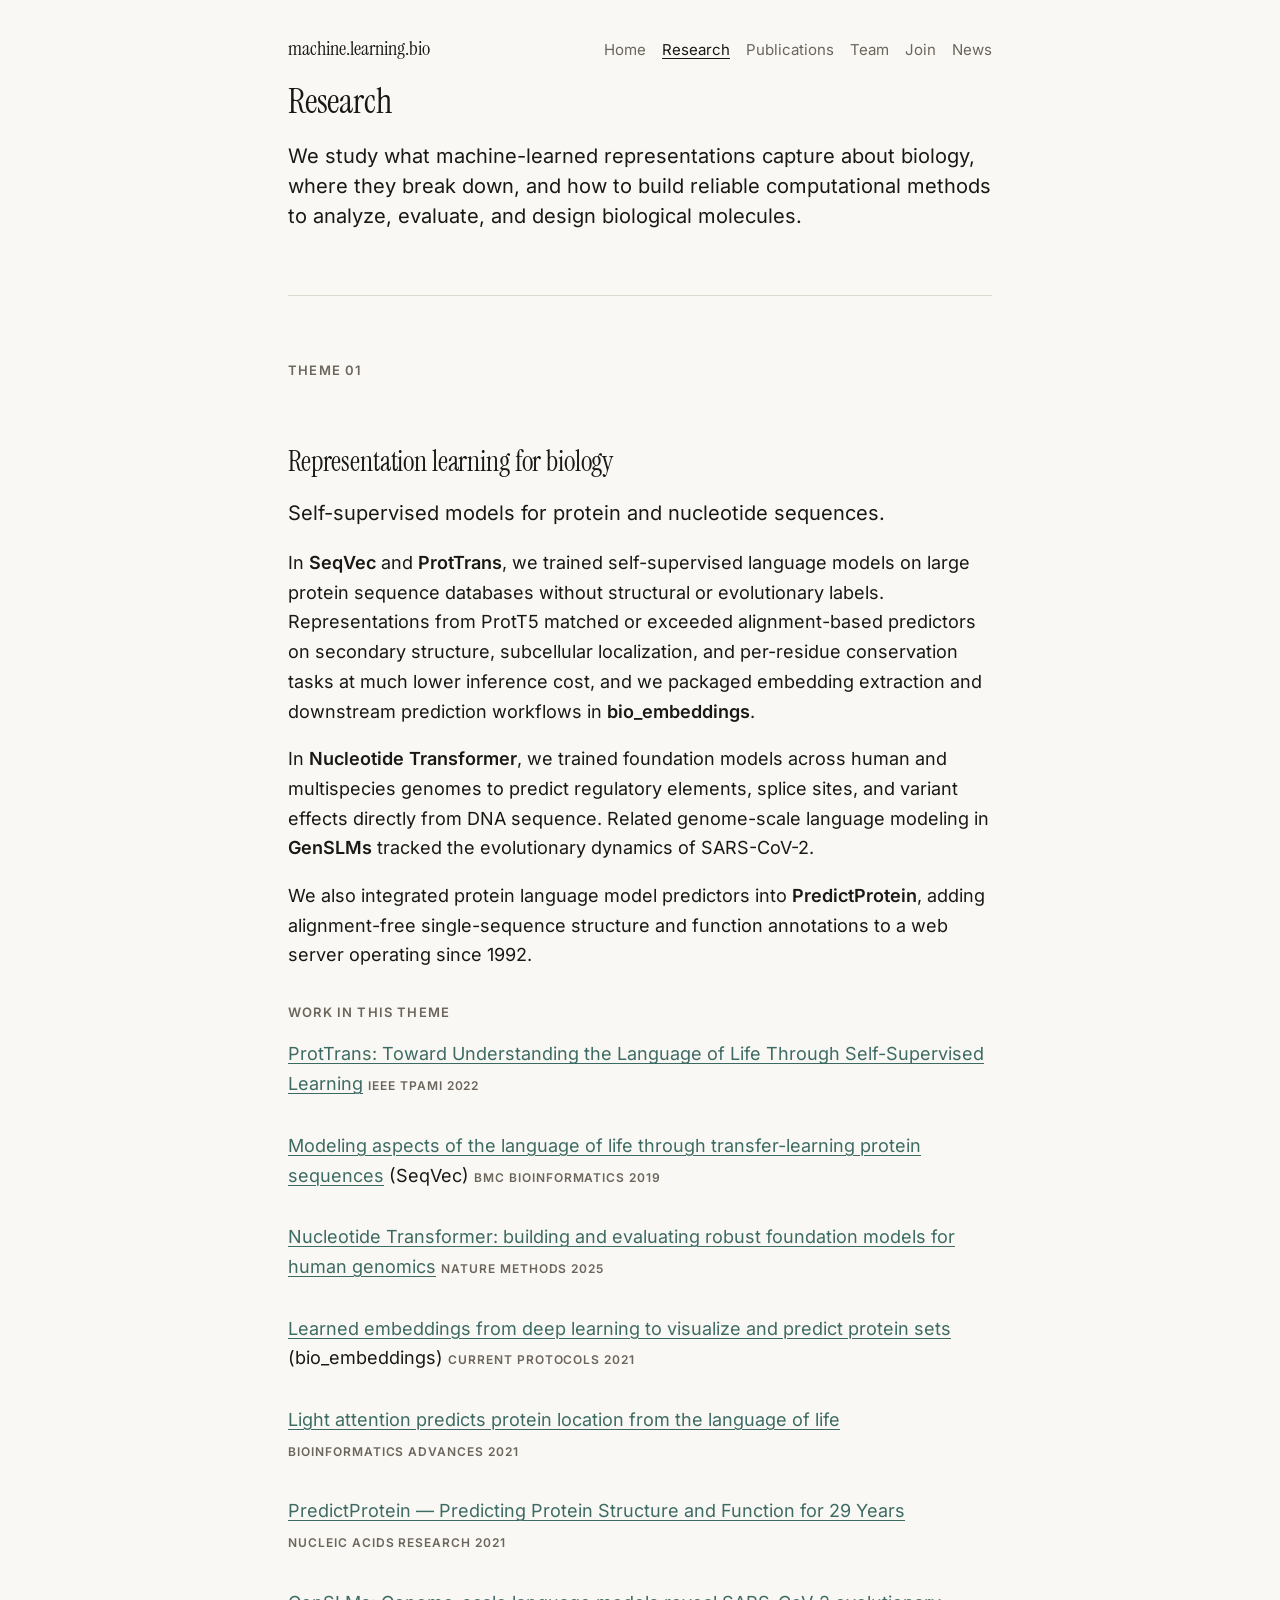
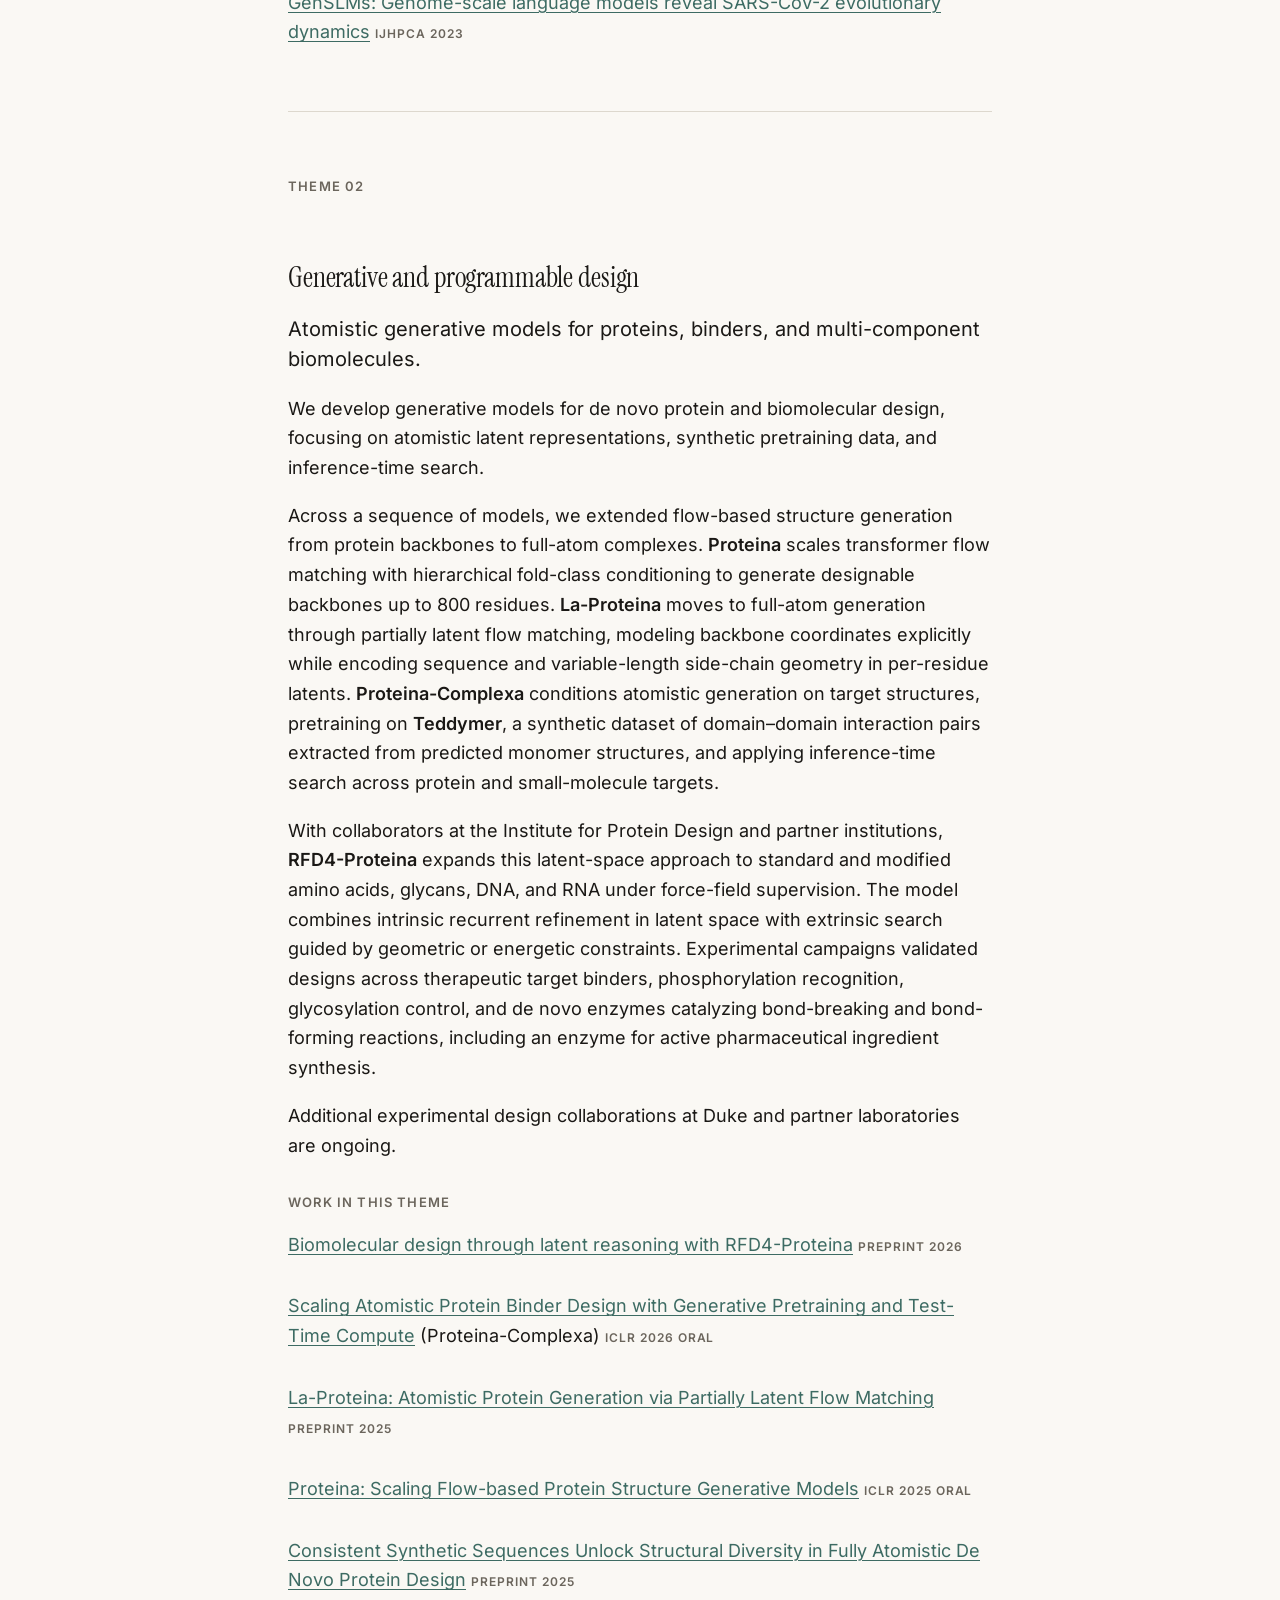
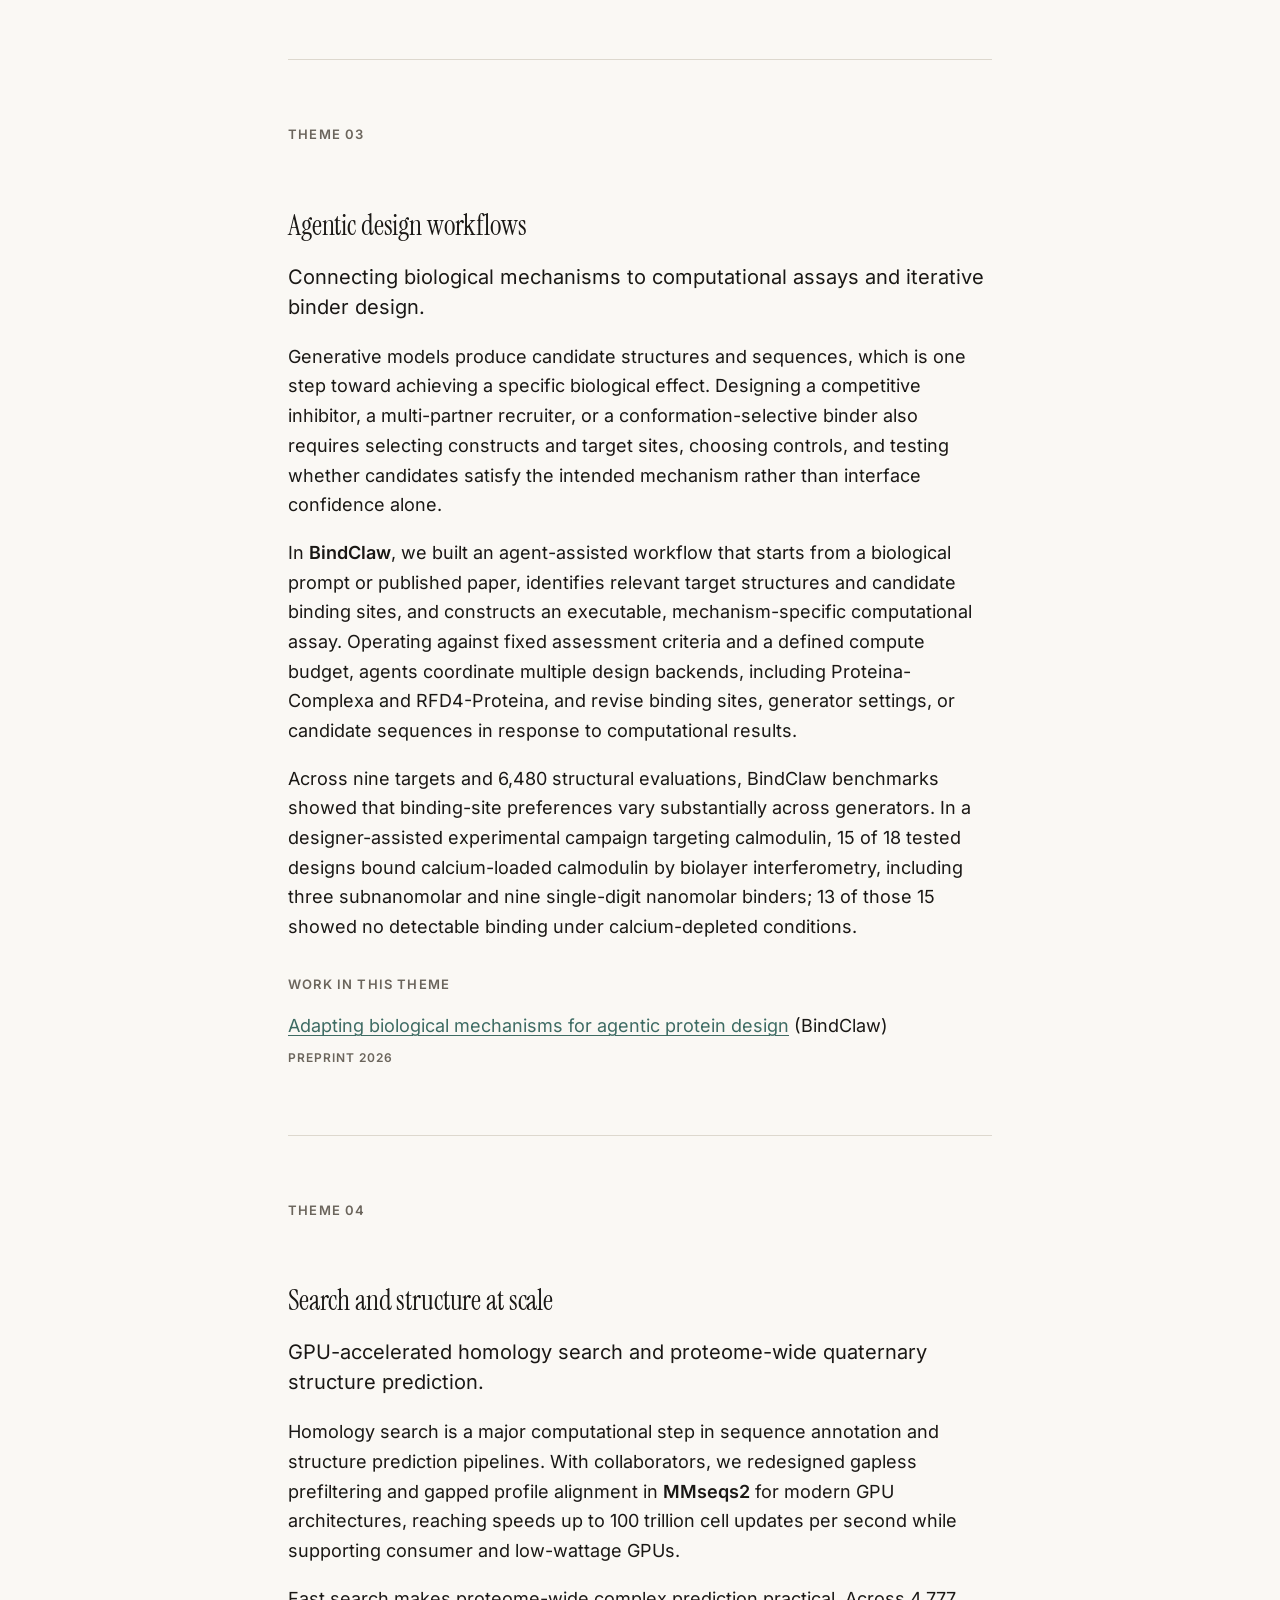
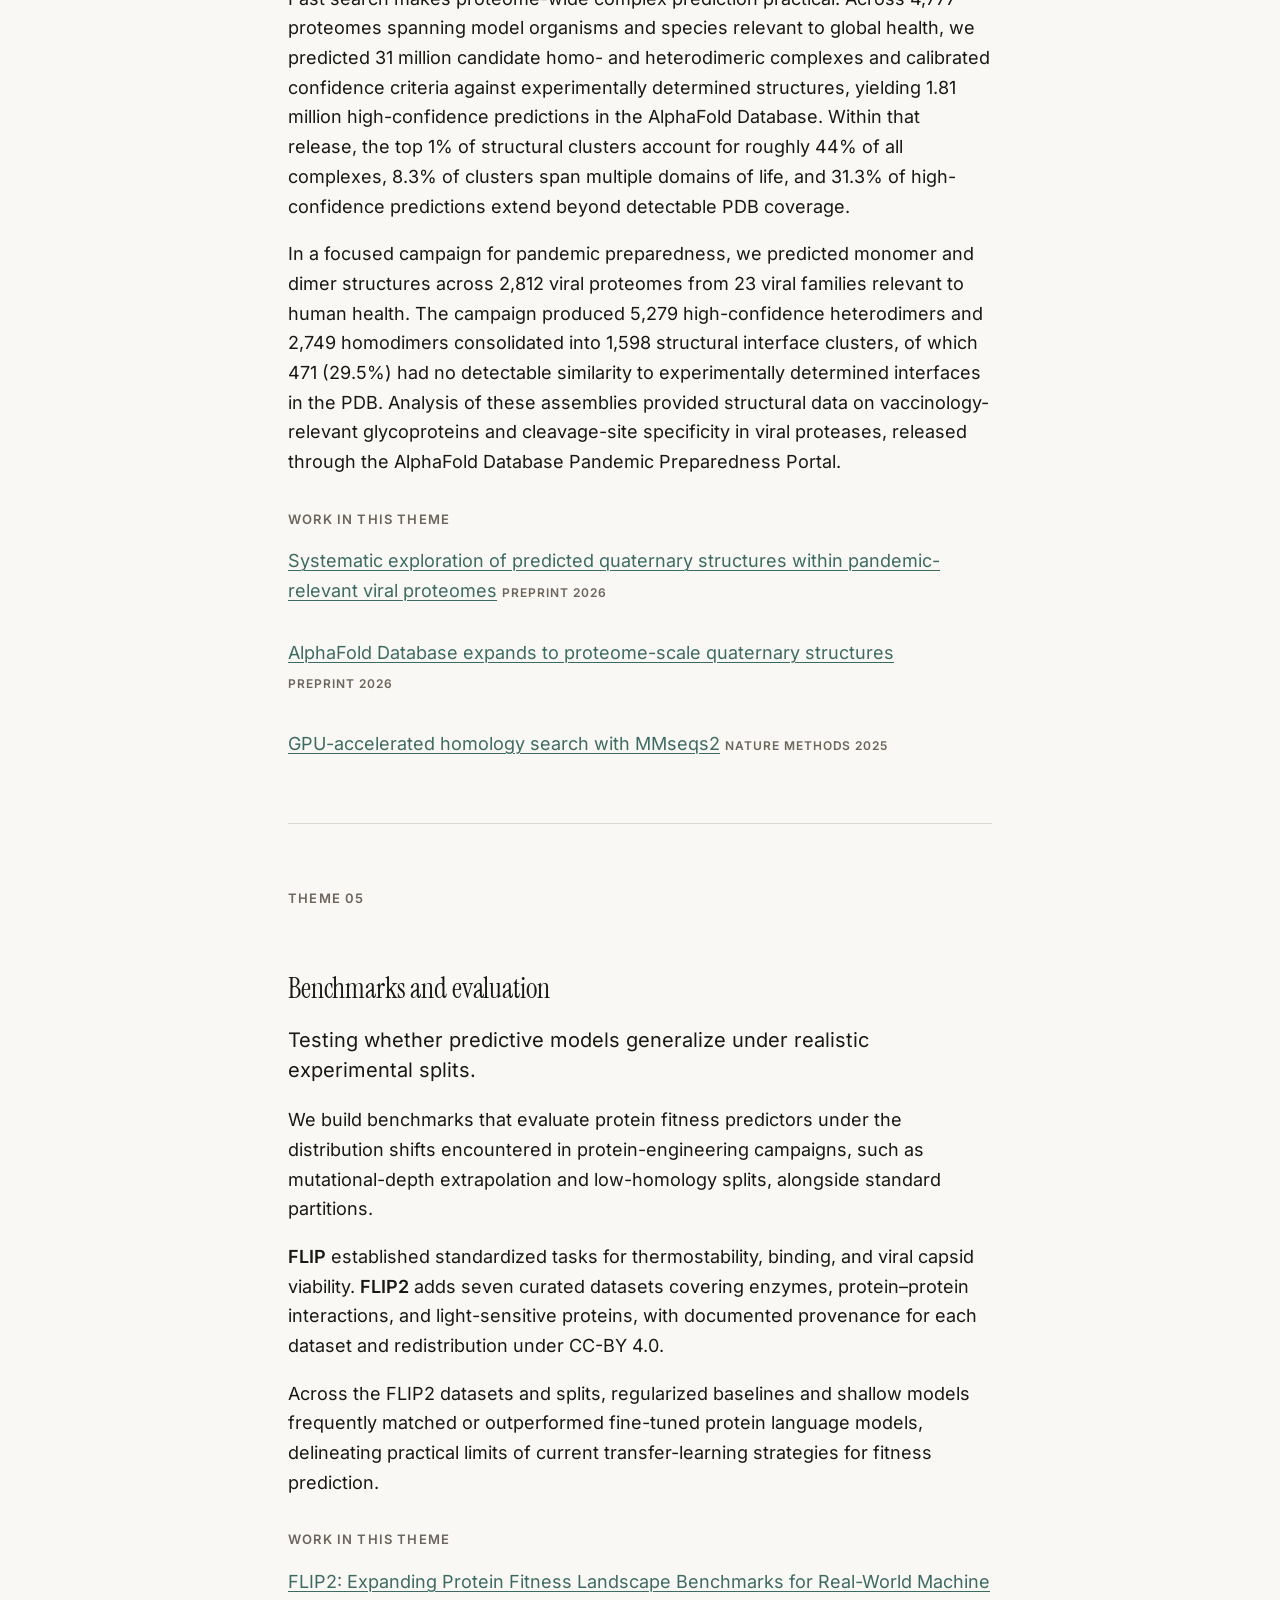
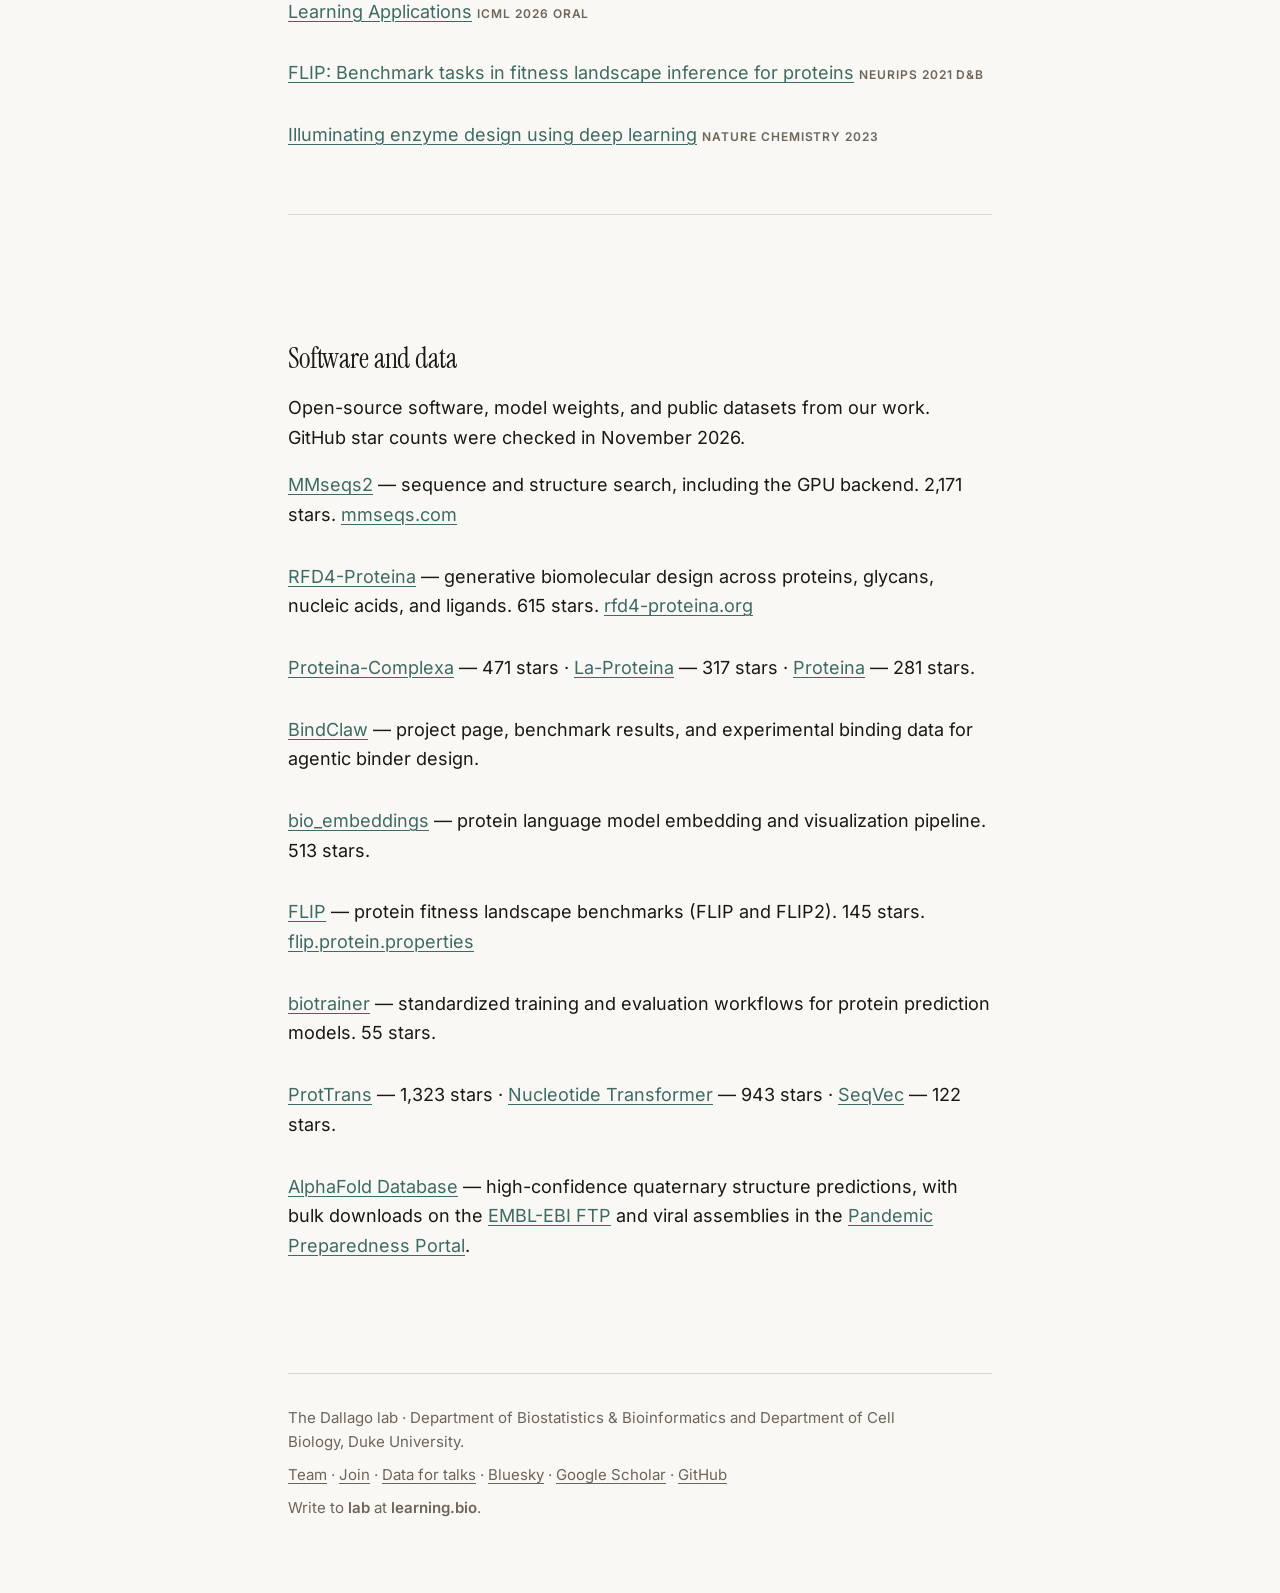
<file: research/index.html>
<!doctype html>
<html lang="en">
<head>
<meta charset="utf-8">
<meta name="viewport" content="width=device-width, initial-scale=1">
<title>Research — machine.learning.bio</title>
<meta name="description" content="Five research themes: representation learning for biology, generative and programmable design, agentic design workflows, search and structure at scale, and benchmarks and evaluation.">
<link rel="canonical" href="https://machine.learning.bio/research/">
<link rel="preload" href="/fonts/instrumentserif-400.woff2" as="font" type="font/woff2" crossorigin>
<link rel="preload" href="/fonts/inter-400.woff2" as="font" type="font/woff2" crossorigin>
<link rel="stylesheet" href="/style.css">
<meta property="og:type" content="website">
<meta property="og:url" content="https://machine.learning.bio/research/">
<meta property="og:title" content="Research — machine.learning.bio">
<meta property="og:description" content="Representation learning, generative design, agentic workflows, proteome-scale search, and evaluation.">
<meta name="twitter:card" content="summary">
</head>
<body>
<a class="skip" href="#main">Skip to content</a>

<header class="masthead">
  <a class="wordmark" href="/">machine.learning.bio</a>
  <nav aria-label="Primary">
    <ul>
      <li><a href="/">Home</a></li>
      <li><a href="/research/" aria-current="page">Research</a></li>
      <li><a href="/publications/">Publications</a></li>
      <li><a href="/team/">Team</a></li>
      <li><a href="/join/">Join</a></li>
      <li><a href="/news/">News</a></li>
    </ul>
  </nav>
</header>

<main id="main">

  <h1>Research</h1>

  <p class="lead">We study what machine-learned representations capture about biology, where they break down, and how to build reliable computational methods to analyze, evaluate, and design biological molecules.</p>

  <hr class="rule">

  <section id="representation-learning" aria-labelledby="h-repr">
    <p class="label">Theme 01</p>
    <h2 id="h-repr">Representation learning for biology</h2>
    <p class="lead">Self-supervised models for protein and nucleotide sequences.</p>

    <p>In <strong>SeqVec</strong> and <strong>ProtTrans</strong>, we trained self-supervised language models on large protein sequence databases without structural or evolutionary labels. Representations from ProtT5 matched or exceeded alignment-based predictors on secondary structure, subcellular localization, and per-residue conservation tasks at much lower inference cost, and we packaged embedding extraction and downstream prediction workflows in <strong>bio_embeddings</strong>.</p>

    <p>In <strong>Nucleotide Transformer</strong>, we trained foundation models across human and multispecies genomes to predict regulatory elements, splice sites, and variant effects directly from DNA sequence. Related genome-scale language modeling in <strong>GenSLMs</strong> tracked the evolutionary dynamics of SARS-CoV-2.</p>

    <p>We also integrated protein language model predictors into <strong>PredictProtein</strong>, adding alignment-free single-sequence structure and function annotations to a web server operating since 1992.</p>

    <p class="label mt">Work in this theme</p>
    <ul class="plain">
      <li><a href="https://doi.org/10.1109/TPAMI.2021.3095381">ProtTrans: Toward Understanding the Language of Life Through Self-Supervised Learning</a> <span class="tag">IEEE TPAMI 2022</span></li>
      <li><a href="https://doi.org/10.1186/s12859-019-3220-8">Modeling aspects of the language of life through transfer-learning protein sequences</a> (SeqVec) <span class="tag">BMC Bioinformatics 2019</span></li>
      <li><a href="https://doi.org/10.1038/s41592-024-02523-z">Nucleotide Transformer: building and evaluating robust foundation models for human genomics</a> <span class="tag">Nature Methods 2025</span></li>
      <li><a href="https://doi.org/10.1002/cpz1.113">Learned embeddings from deep learning to visualize and predict protein sets</a> (bio_embeddings) <span class="tag">Current Protocols 2021</span></li>
      <li><a href="https://doi.org/10.1093/bioadv/vbab035">Light attention predicts protein location from the language of life</a> <span class="tag">Bioinformatics Advances 2021</span></li>
      <li><a href="https://doi.org/10.1093/nar/gkab354">PredictProtein — Predicting Protein Structure and Function for 29 Years</a> <span class="tag">Nucleic Acids Research 2021</span></li>
      <li><a href="https://doi.org/10.1177/10943420231201154">GenSLMs: Genome-scale language models reveal SARS-CoV-2 evolutionary dynamics</a> <span class="tag">IJHPCA 2023</span></li>
    </ul>
  </section>

  <hr class="rule">

  <section id="generative-design" aria-labelledby="h-gen">
    <p class="label">Theme 02</p>
    <h2 id="h-gen">Generative and programmable design</h2>
    <p class="lead">Atomistic generative models for proteins, binders, and multi-component biomolecules.</p>

    <p>We develop generative models for de novo protein and biomolecular design, focusing on atomistic latent representations, synthetic pretraining data, and inference-time search.</p>

    <p>Across a sequence of models, we extended flow-based structure generation from protein backbones to full-atom complexes. <strong>Proteina</strong> scales transformer flow matching with hierarchical fold-class conditioning to generate designable backbones up to 800 residues. <strong>La-Proteina</strong> moves to full-atom generation through partially latent flow matching, modeling backbone coordinates explicitly while encoding sequence and variable-length side-chain geometry in per-residue latents. <strong>Proteina-Complexa</strong> conditions atomistic generation on target structures, pretraining on <strong>Teddymer</strong>, a synthetic dataset of domain–domain interaction pairs extracted from predicted monomer structures, and applying inference-time search across protein and small-molecule targets.</p>

    <p>With collaborators at the Institute for Protein Design and partner institutions, <strong>RFD4-Proteina</strong> expands this latent-space approach to standard and modified amino acids, glycans, DNA, and RNA under force-field supervision. The model combines intrinsic recurrent refinement in latent space with extrinsic search guided by geometric or energetic constraints. Experimental campaigns validated designs across therapeutic target binders, phosphorylation recognition, glycosylation control, and de novo enzymes catalyzing bond-breaking and bond-forming reactions, including an enzyme for active pharmaceutical ingredient synthesis.</p>

    <p>Additional experimental design collaborations at Duke and partner laboratories are ongoing.</p>

    <p class="label mt">Work in this theme</p>
    <ul class="plain">
      <li><a href="https://doi.org/10.64898/2026.11.12.766037">Biomolecular design through latent reasoning with RFD4-Proteina</a> <span class="tag">Preprint 2026</span></li>
      <li><a href="https://arxiv.org/abs/2603.27950">Scaling Atomistic Protein Binder Design with Generative Pretraining and Test-Time Compute</a> (Proteina-Complexa) <span class="tag">ICLR 2026 Oral</span></li>
      <li><a href="https://arxiv.org/abs/2507.09466">La-Proteina: Atomistic Protein Generation via Partially Latent Flow Matching</a> <span class="tag">Preprint 2025</span></li>
      <li><a href="https://arxiv.org/abs/2503.00710">Proteina: Scaling Flow-based Protein Structure Generative Models</a> <span class="tag">ICLR 2025 Oral</span></li>
      <li><a href="https://arxiv.org/abs/2512.01976">Consistent Synthetic Sequences Unlock Structural Diversity in Fully Atomistic De Novo Protein Design</a> <span class="tag">Preprint 2025</span></li>
    </ul>
  </section>

  <hr class="rule">

  <section id="agentic-design" aria-labelledby="h-agentic">
    <p class="label">Theme 03</p>
    <h2 id="h-agentic">Agentic design workflows</h2>
    <p class="lead">Connecting biological mechanisms to computational assays and iterative binder design.</p>

    <p>Generative models produce candidate structures and sequences, which is one step toward achieving a specific biological effect. Designing a competitive inhibitor, a multi-partner recruiter, or a conformation-selective binder also requires selecting constructs and target sites, choosing controls, and testing whether candidates satisfy the intended mechanism rather than interface confidence alone.</p>

    <p>In <strong>BindClaw</strong>, we built an agent-assisted workflow that starts from a biological prompt or published paper, identifies relevant target structures and candidate binding sites, and constructs an executable, mechanism-specific computational assay. Operating against fixed assessment criteria and a defined compute budget, agents coordinate multiple design backends, including Proteina-Complexa and RFD4-Proteina, and revise binding sites, generator settings, or candidate sequences in response to computational results.</p>

    <p>Across nine targets and 6,480 structural evaluations, BindClaw benchmarks showed that binding-site preferences vary substantially across generators. In a designer-assisted experimental campaign targeting calmodulin, 15 of 18 tested designs bound calcium-loaded calmodulin by biolayer interferometry, including three subnanomolar and nine single-digit nanomolar binders; 13 of those 15 showed no detectable binding under calcium-depleted conditions.</p>

    <p class="label mt">Work in this theme</p>
    <ul class="plain">
      <li><a href="https://research.nvidia.com/labs/dbr/assets/pages/bindclaw/assets/bindclaw-paper.pdf">Adapting biological mechanisms for agentic protein design</a> (BindClaw) <span class="tag">Preprint 2026</span></li>
    </ul>
  </section>

  <hr class="rule">

  <section id="search-and-scale" aria-labelledby="h-scale">
    <p class="label">Theme 04</p>
    <h2 id="h-scale">Search and structure at scale</h2>
    <p class="lead">GPU-accelerated homology search and proteome-wide quaternary structure prediction.</p>

    <p>Homology search is a major computational step in sequence annotation and structure prediction pipelines. With collaborators, we redesigned gapless prefiltering and gapped profile alignment in <strong>MMseqs2</strong> for modern GPU architectures, reaching speeds up to 100 trillion cell updates per second while supporting consumer and low-wattage GPUs.</p>

    <p>Fast search makes proteome-wide complex prediction practical. Across 4,777 proteomes spanning model organisms and species relevant to global health, we predicted 31 million candidate homo- and heterodimeric complexes and calibrated confidence criteria against experimentally determined structures, yielding 1.81 million high-confidence predictions in the AlphaFold Database. Within that release, the top 1% of structural clusters account for roughly 44% of all complexes, 8.3% of clusters span multiple domains of life, and 31.3% of high-confidence predictions extend beyond detectable PDB coverage.</p>

    <p>In a focused campaign for pandemic preparedness, we predicted monomer and dimer structures across 2,812 viral proteomes from 23 viral families relevant to human health. The campaign produced 5,279 high-confidence heterodimers and 2,749 homodimers consolidated into 1,598 structural interface clusters, of which 471 (29.5%) had no detectable similarity to experimentally determined interfaces in the PDB. Analysis of these assemblies provided structural data on vaccinology-relevant glycoproteins and cleavage-site specificity in viral proteases, released through the AlphaFold Database Pandemic Preparedness Portal.</p>

    <p class="label mt">Work in this theme</p>
    <ul class="plain">
      <li><a href="https://doi.org/10.64898/2026.09.29.755321">Systematic exploration of predicted quaternary structures within pandemic-relevant viral proteomes</a> <span class="tag">Preprint 2026</span></li>
      <li><a href="https://doi.org/10.64898/2026.03.27.714458">AlphaFold Database expands to proteome-scale quaternary structures</a> <span class="tag">Preprint 2026</span></li>
      <li><a href="https://doi.org/10.1038/s41592-025-02819-8">GPU-accelerated homology search with MMseqs2</a> <span class="tag">Nature Methods 2025</span></li>
    </ul>
  </section>

  <hr class="rule">

  <section id="evaluation" aria-labelledby="h-eval">
    <p class="label">Theme 05</p>
    <h2 id="h-eval">Benchmarks and evaluation</h2>
    <p class="lead">Testing whether predictive models generalize under realistic experimental splits.</p>

    <p>We build benchmarks that evaluate protein fitness predictors under the distribution shifts encountered in protein-engineering campaigns, such as mutational-depth extrapolation and low-homology splits, alongside standard partitions.</p>

    <p><strong>FLIP</strong> established standardized tasks for thermostability, binding, and viral capsid viability. <strong>FLIP2</strong> adds seven curated datasets covering enzymes, protein–protein interactions, and light-sensitive proteins, with documented provenance for each dataset and redistribution under CC-BY 4.0.</p>

    <p>Across the FLIP2 datasets and splits, regularized baselines and shallow models frequently matched or outperformed fine-tuned protein language models, delineating practical limits of current transfer-learning strategies for fitness prediction.</p>

    <p class="label mt">Work in this theme</p>
    <ul class="plain">
      <li><a href="https://doi.org/10.64898/2026.02.23.707496">FLIP2: Expanding Protein Fitness Landscape Benchmarks for Real-World Machine Learning Applications</a> <span class="tag">ICML 2026 Oral</span></li>
      <li><a href="https://openreview.net/forum?id=p2dMLEwL8tF">FLIP: Benchmark tasks in fitness landscape inference for proteins</a> <span class="tag">NeurIPS 2021 D&amp;B</span></li>
      <li><a href="https://doi.org/10.1038/s41557-023-01218-w">Illuminating enzyme design using deep learning</a> <span class="tag">Nature Chemistry 2023</span></li>
    </ul>
  </section>

  <hr class="rule">

  <section id="software" aria-labelledby="h-software">
    <h2 id="h-software">Software and data</h2>
    <p>Open-source software, model weights, and public datasets from our work. GitHub star counts were checked in November 2026.</p>
    <ul class="plain">
      <li><a href="https://github.com/soedinglab/MMseqs2">MMseqs2</a> — sequence and structure search, including the GPU backend. 2,171 stars. <a href="https://mmseqs.com">mmseqs.com</a></li>
      <li><a href="https://github.com/RosettaCommons/RFD4-Proteina">RFD4-Proteina</a> — generative biomolecular design across proteins, glycans, nucleic acids, and ligands. 615 stars. <a href="https://rfd4-proteina.org/">rfd4-proteina.org</a></li>
      <li><a href="https://github.com/NVIDIA-BioNeMo/Proteina-Complexa">Proteina-Complexa</a> — 471 stars &middot; <a href="https://github.com/NVIDIA-BioNeMo/la-proteina">La-Proteina</a> — 317 stars &middot; <a href="https://github.com/NVIDIA-BioNeMo/proteina">Proteina</a> — 281 stars.</li>
      <li><a href="https://research.nvidia.com/labs/dbr/assets/pages/bindclaw/">BindClaw</a> — project page, benchmark results, and experimental binding data for agentic binder design.</li>
      <li><a href="https://github.com/sacdallago/bio_embeddings">bio_embeddings</a> — protein language model embedding and visualization pipeline. 513 stars.</li>
      <li><a href="https://github.com/J-SNACKKB/FLIP">FLIP</a> — protein fitness landscape benchmarks (FLIP and FLIP2). 145 stars. <a href="https://flip.protein.properties/">flip.protein.properties</a></li>
      <li><a href="https://github.com/sacdallago/biotrainer">biotrainer</a> — standardized training and evaluation workflows for protein prediction models. 55 stars.</li>
      <li><a href="https://github.com/agemagician/ProtTrans">ProtTrans</a> — 1,323 stars &middot; <a href="https://github.com/instadeepai/nucleotide-transformer">Nucleotide Transformer</a> — 943 stars &middot; <a href="https://github.com/Rostlab/SeqVec">SeqVec</a> — 122 stars.</li>
      <li><a href="https://alphafold.ebi.ac.uk">AlphaFold Database</a> — high-confidence quaternary structure predictions, with bulk downloads on the <a href="https://ftp.ebi.ac.uk/pub/databases/alphafold/collaborations/nvda/">EMBL-EBI FTP</a> and viral assemblies in the <a href="https://alphafold.ebi.ac.uk/search/thematic-tag/pandemic-preparedness">Pandemic Preparedness Portal</a>.</li>
    </ul>
  </section>

</main>

<footer>
  <p>The Dallago lab &middot; Department of Biostatistics &amp; Bioinformatics and Department of Cell Biology, Duke University.</p>
  <p><a href="/team/">Team</a> &middot; <a href="/join/">Join</a> &middot; <a href="/data/">Data for talks</a> &middot; <a href="https://bsky.app/profile/machine.learning.bio">Bluesky</a> &middot; <a href="https://scholar.google.com/citations?user=4q0fNGAAAAAJ">Google Scholar</a> &middot; <a href="https://github.com/sacdallago">GitHub</a></p>
  <p>Write to <strong>lab</strong> at <strong>learning.bio</strong>.</p>
</footer>

</body>
</html>
</file>
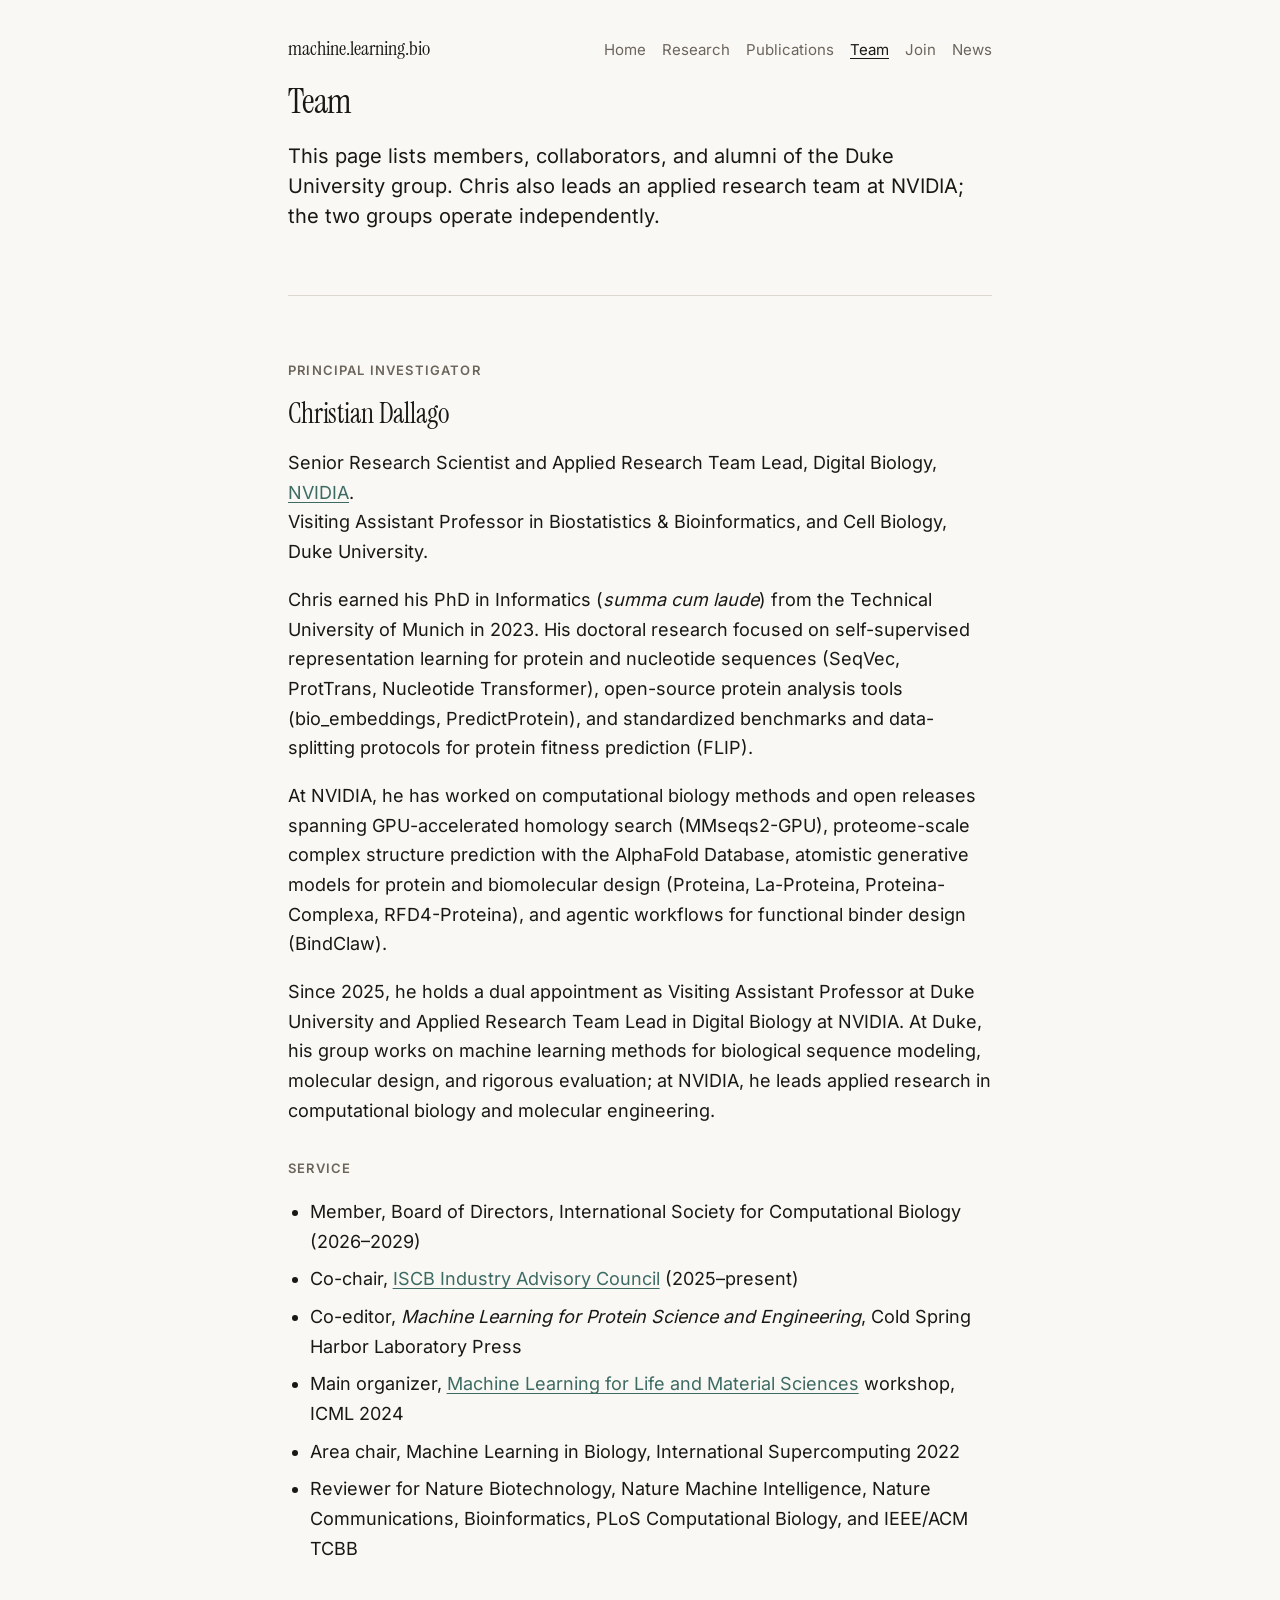
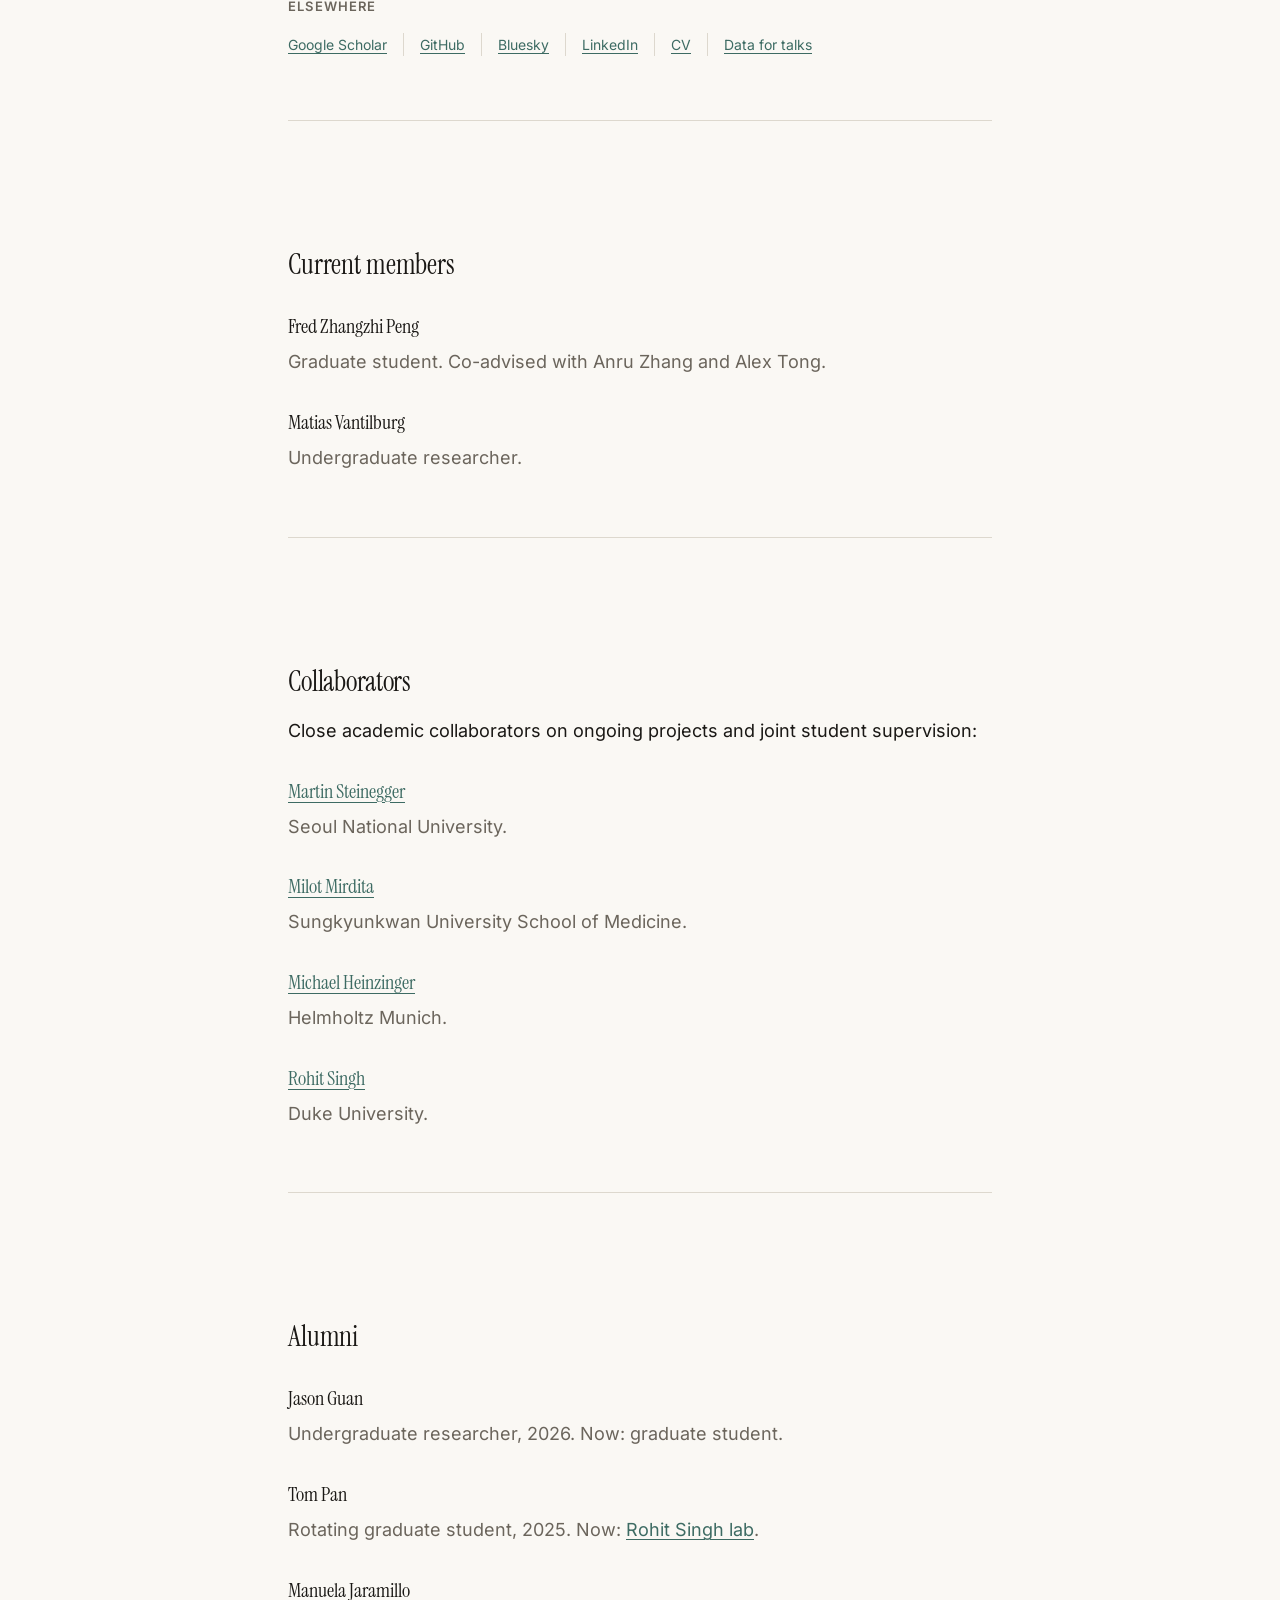
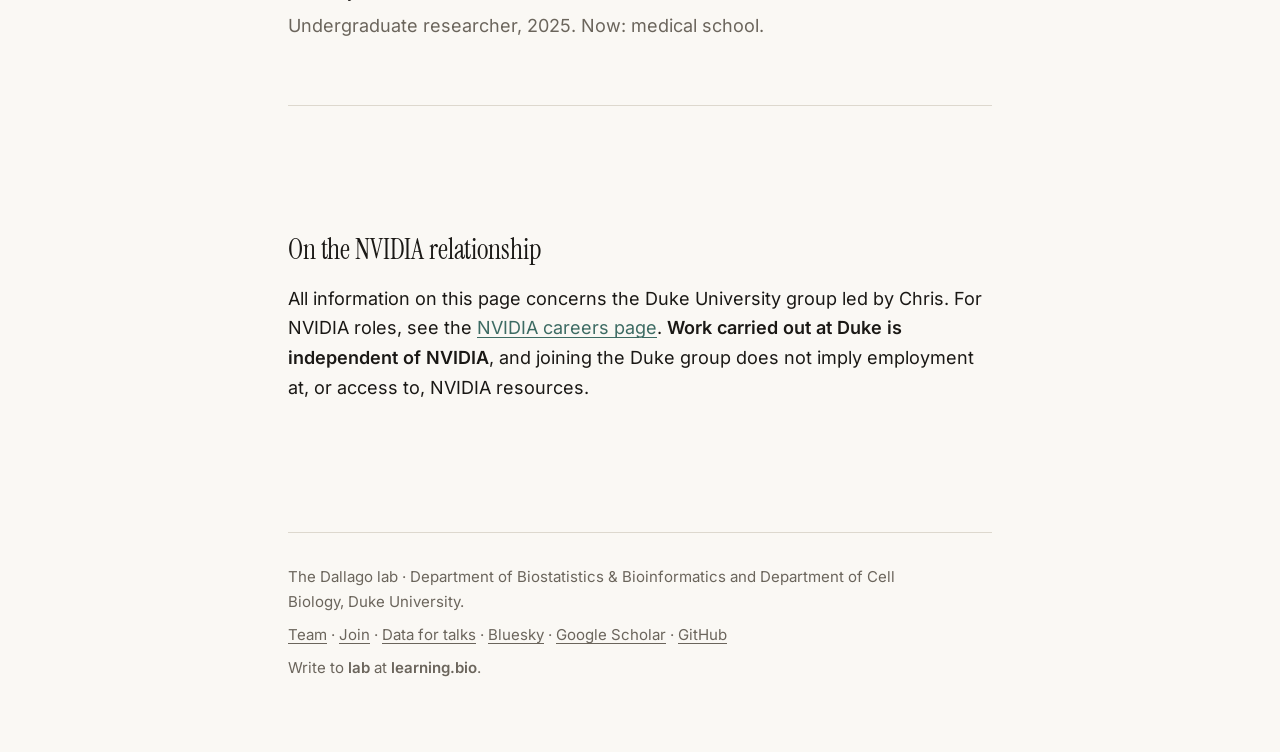
<file: team/index.html>
<!doctype html>
<html lang="en">
<head>
<meta charset="utf-8">
<meta name="viewport" content="width=device-width, initial-scale=1">
<title>Team — machine.learning.bio</title>
<meta name="description" content="The Dallago lab at Duke University: Chris Dallago, current members, collaborators, and alumni.">
<link rel="canonical" href="https://machine.learning.bio/team/">
<link rel="preload" href="/fonts/instrumentserif-400.woff2" as="font" type="font/woff2" crossorigin>
<link rel="preload" href="/fonts/inter-400.woff2" as="font" type="font/woff2" crossorigin>
<link rel="stylesheet" href="/style.css">
<meta property="og:type" content="website">
<meta property="og:url" content="https://machine.learning.bio/team/">
<meta property="og:title" content="Team — machine.learning.bio">
<meta property="og:description" content="The Dallago lab at Duke University.">
<meta name="twitter:card" content="summary">
</head>
<body>
<a class="skip" href="#main">Skip to content</a>

<header class="masthead">
  <a class="wordmark" href="/">machine.learning.bio</a>
  <nav aria-label="Primary">
    <ul>
      <li><a href="/">Home</a></li>
      <li><a href="/research/">Research</a></li>
      <li><a href="/publications/">Publications</a></li>
      <li><a href="/team/" aria-current="page">Team</a></li>
      <li><a href="/join/">Join</a></li>
      <li><a href="/news/">News</a></li>
    </ul>
  </nav>
</header>

<main id="main">

  <h1>Team</h1>

  <p class="lead">This page lists members, collaborators, and alumni of the Duke University group. Chris also leads an applied research team at NVIDIA; the two groups operate independently.</p>

  <hr class="rule">

  <section aria-labelledby="pi">
    <p class="label">Principal investigator</p>
    <h2 id="pi" class="mt0">Christian Dallago</h2>

    <p>Senior Research Scientist and Applied Research Team Lead, Digital Biology, <a href="https://www.nvidia.com/">NVIDIA</a>.<br>
    Visiting Assistant Professor in Biostatistics &amp; Bioinformatics, and Cell Biology, Duke University.</p>

    <p>Chris earned his PhD in Informatics (<em>summa cum laude</em>) from the Technical University of Munich in 2023. His doctoral research focused on self-supervised representation learning for protein and nucleotide sequences (SeqVec, ProtTrans, Nucleotide Transformer), open-source protein analysis tools (bio_embeddings, PredictProtein), and standardized benchmarks and data-splitting protocols for protein fitness prediction (FLIP).</p>

    <p>At NVIDIA, he has worked on computational biology methods and open releases spanning GPU-accelerated homology search (MMseqs2-GPU), proteome-scale complex structure prediction with the AlphaFold Database, atomistic generative models for protein and biomolecular design (Proteina, La-Proteina, Proteina-Complexa, RFD4-Proteina), and agentic workflows for functional binder design (BindClaw).</p>

    <p>Since 2025, he holds a dual appointment as Visiting Assistant Professor at Duke University and Applied Research Team Lead in Digital Biology at NVIDIA. At Duke, his group works on machine learning methods for biological sequence modeling, molecular design, and rigorous evaluation; at NVIDIA, he leads applied research in computational biology and molecular engineering.</p>

    <p class="label mt">Service</p>
    <ul class="bullets">
      <li>Member, Board of Directors, International Society for Computational Biology (2026–2029)</li>
      <li>Co-chair, <a href="https://www.iscb.org/about-iscb/committees-and-advisory-councils/industry">ISCB Industry Advisory Council</a> (2025–present)</li>
      <li>Co-editor, <em>Machine Learning for Protein Science and Engineering</em>, Cold Spring Harbor Laboratory Press</li>
      <li>Main organizer, <a href="https://ml4lms.bio/">Machine Learning for Life and Material Sciences</a> workshop, ICML 2024</li>
      <li>Area chair, Machine Learning in Biology, International Supercomputing 2022</li>
      <li>Reviewer for Nature Biotechnology, Nature Machine Intelligence, Nature Communications, Bioinformatics, PLoS Computational Biology, and IEEE/ACM TCBB</li>
    </ul>

    <p class="label mt">Elsewhere</p>
    <ul class="links">
      <li><a href="https://scholar.google.com/citations?user=4q0fNGAAAAAJ">Google Scholar</a></li>
      <li><a href="https://github.com/sacdallago">GitHub</a></li>
      <li><a href="https://bsky.app/profile/machine.learning.bio">Bluesky</a></li>
      <li><a href="https://linkedin.com/in/sacdallago">LinkedIn</a></li>
      <li><a href="https://christian.dallago.us/CV.pdf">CV</a></li>
      <li><a href="/data/">Data for talks</a></li>
    </ul>
  </section>

  <hr class="rule">

  <section aria-labelledby="members">
    <h2 id="members">Current members</h2>
    <dl class="people">
      <dt>Fred Zhangzhi Peng</dt>
      <dd>Graduate student. Co-advised with Anru Zhang and Alex Tong.</dd>

      <dt>Matias Vantilburg</dt>
      <dd>Undergraduate researcher.</dd>
    </dl>
  </section>

  <hr class="rule">

  <section aria-labelledby="collaborators">
    <h2 id="collaborators">Collaborators</h2>
    <p>Close academic collaborators on ongoing projects and joint student supervision:</p>
    <dl class="people">
      <dt><a href="https://steineggerlab.com/en/">Martin Steinegger</a></dt>
      <dd>Seoul National University.</dd>

      <dt><a href="https://mirdita.org/">Milot Mirdita</a></dt>
      <dd>Sungkyunkwan University School of Medicine.</dd>

      <dt><a href="http://helmholtz-munich.de/icb/research-groups/heinzinger-lab">Michael Heinzinger</a></dt>
      <dd>Helmholtz Munich.</dd>

      <dt><a href="https://singhlab.net/">Rohit Singh</a></dt>
      <dd>Duke University.</dd>
    </dl>
  </section>

  <hr class="rule">

  <section aria-labelledby="alumni">
    <h2 id="alumni">Alumni</h2>
    <dl class="people">
      <dt>Jason Guan</dt>
      <dd>Undergraduate researcher, 2026. Now: graduate student.</dd>

      <dt>Tom Pan</dt>
      <dd>Rotating graduate student, 2025. Now: <a href="https://singhlab.net/">Rohit Singh lab</a>.</dd>

      <dt>Manuela Jaramillo</dt>
      <dd>Undergraduate researcher, 2025. Now: medical school.</dd>
    </dl>
  </section>

  <hr class="rule">

  <section aria-labelledby="independence">
    <h2 id="independence">On the NVIDIA relationship</h2>
    <p>All information on this page concerns the Duke University group led by Chris. For NVIDIA roles, see the <a href="https://www.nvidia.com/en-us/about-nvidia/careers/">NVIDIA careers page</a>. <strong>Work carried out at Duke is independent of NVIDIA</strong>, and joining the Duke group does not imply employment at, or access to, NVIDIA resources.</p>
  </section>

</main>

<footer>
  <p>The Dallago lab &middot; Department of Biostatistics &amp; Bioinformatics and Department of Cell Biology, Duke University.</p>
  <p><a href="/team/">Team</a> &middot; <a href="/join/">Join</a> &middot; <a href="/data/">Data for talks</a> &middot; <a href="https://bsky.app/profile/machine.learning.bio">Bluesky</a> &middot; <a href="https://scholar.google.com/citations?user=4q0fNGAAAAAJ">Google Scholar</a> &middot; <a href="https://github.com/sacdallago">GitHub</a></p>
  <p>Write to <strong>lab</strong> at <strong>learning.bio</strong>.</p>
</footer>

</body>
</html>
</file>
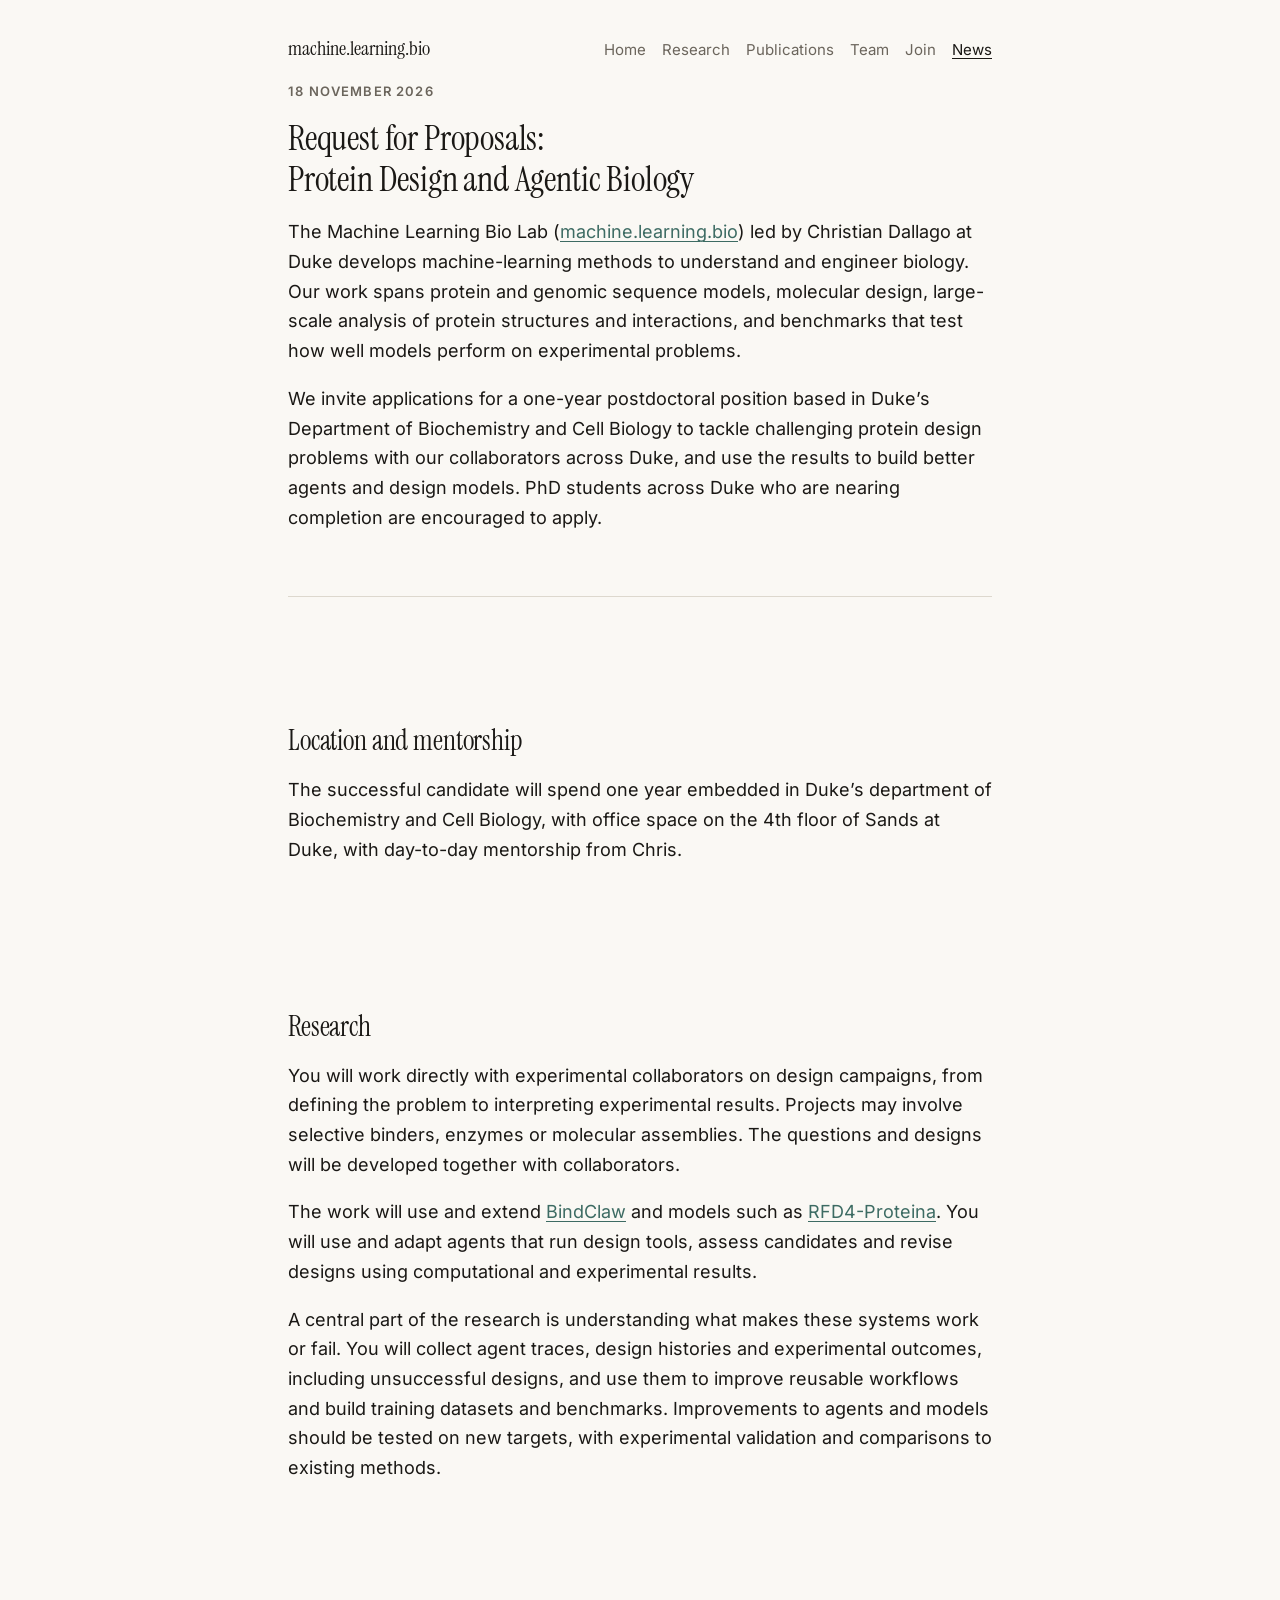
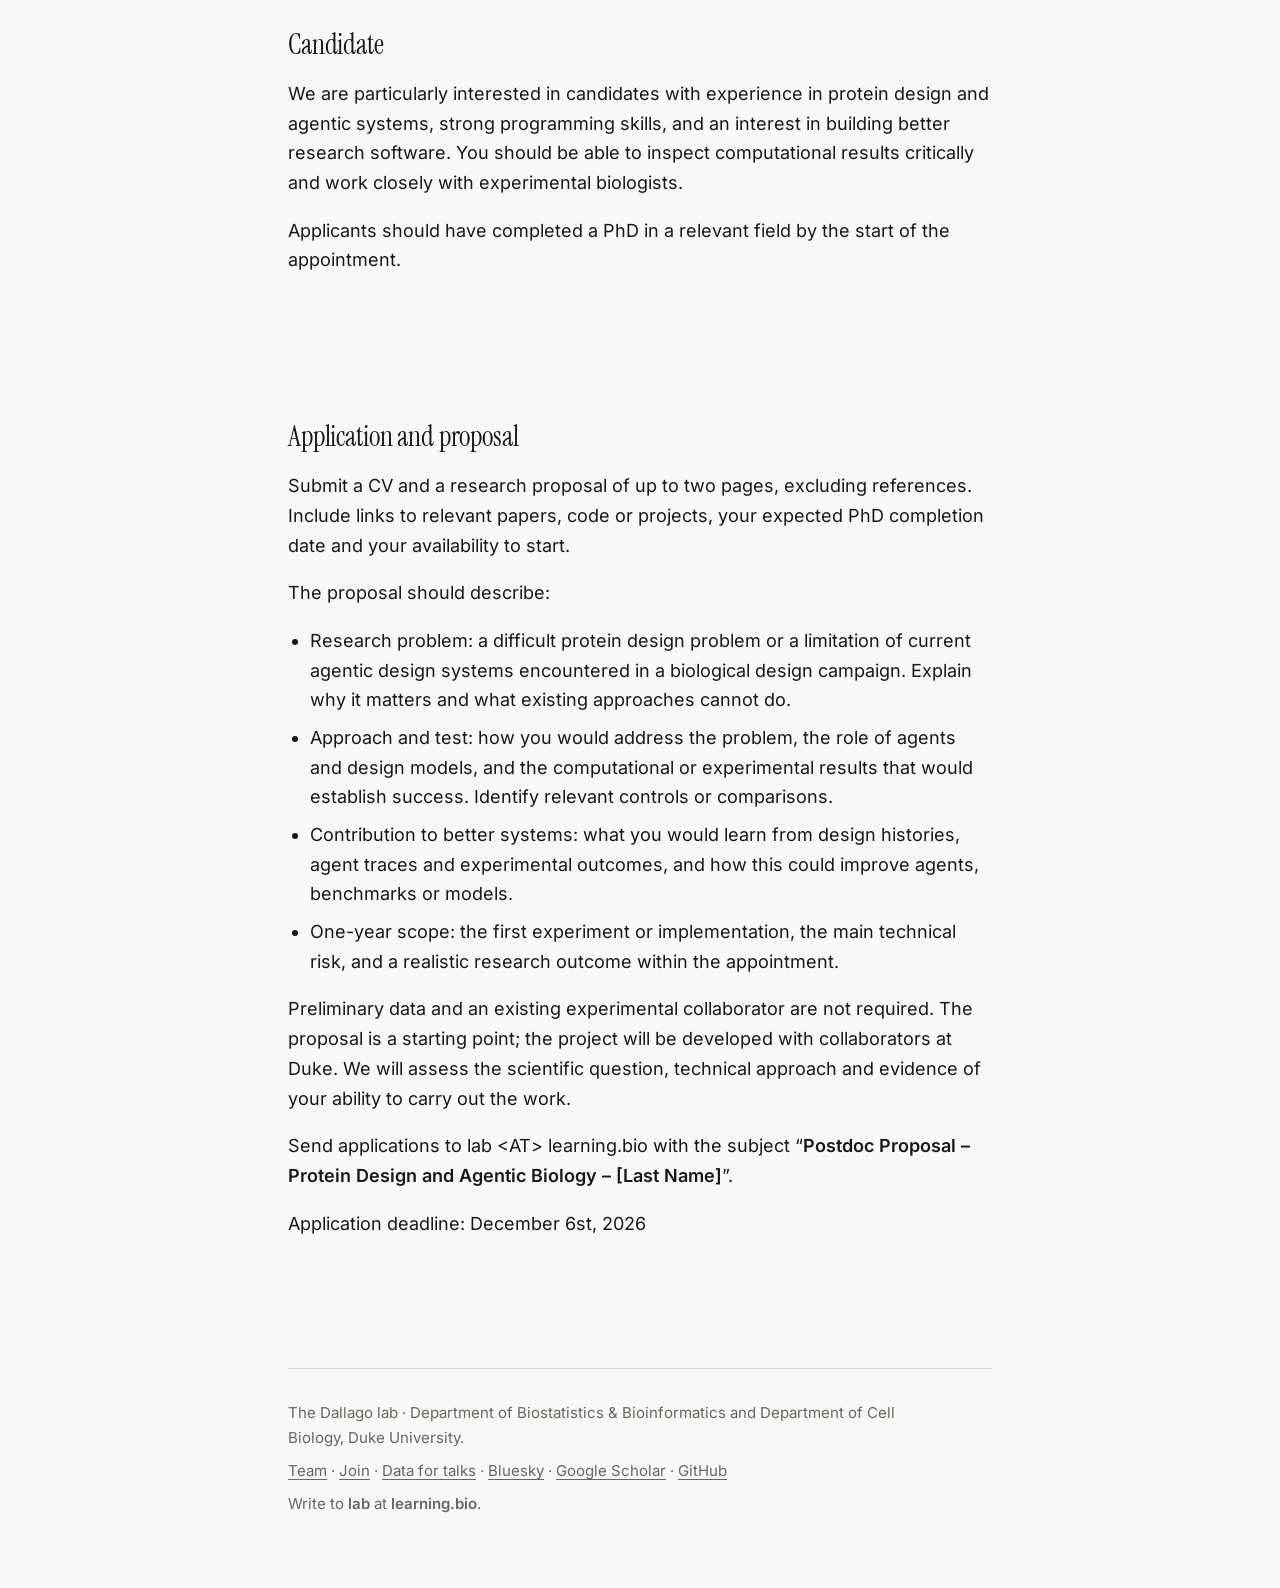
<file: news/agenticbio/index.html>
<!doctype html>
<html lang="en">
<head>
<meta charset="utf-8">
<meta name="viewport" content="width=device-width, initial-scale=1">
<title>Request for Proposals: Protein Design and Agentic Biology — machine.learning.bio</title>
<meta name="description" content="Request for Proposals for a one-year postdoctoral position in Protein Design and Agentic Biology at Duke University.">
<link rel="canonical" href="https://machine.learning.bio/news/agenticbio/">
<link rel="preload" href="/fonts/instrumentserif-400.woff2" as="font" type="font/woff2" crossorigin>
<link rel="preload" href="/fonts/inter-400.woff2" as="font" type="font/woff2" crossorigin>
<link rel="stylesheet" href="/style.css">
<meta property="og:type" content="article">
<meta property="og:url" content="https://machine.learning.bio/news/agenticbio/">
<meta property="og:title" content="Request for Proposals: Protein Design and Agentic Biology — machine.learning.bio">
<meta property="og:description" content="One-year postdoctoral position in Protein Design and Agentic Biology at Duke University.">
<meta name="twitter:card" content="summary">
</head>
<body>
<a class="skip" href="#main">Skip to content</a>

<header class="masthead">
  <a class="wordmark" href="/">machine.learning.bio</a>
  <nav aria-label="Primary">
    <ul>
      <li><a href="/">Home</a></li>
      <li><a href="/research/">Research</a></li>
      <li><a href="/publications/">Publications</a></li>
      <li><a href="/team/">Team</a></li>
      <li><a href="/join/">Join</a></li>
      <li><a href="/news/" aria-current="page">News</a></li>
    </ul>
  </nav>
</header>

<main id="main">

  <p class="label">18 November 2026</p>
  <h1>Request for Proposals:<br>Protein Design and Agentic Biology</h1>

  <p>The Machine Learning Bio Lab (<a href="https://machine.learning.bio/">machine.learning.bio</a>) led by Christian Dallago at Duke develops machine-learning methods to understand and engineer biology. Our work spans protein and genomic sequence models, molecular design, large-scale analysis of protein structures and interactions, and benchmarks that test how well models perform on experimental problems.</p>

  <p>We invite applications for a one-year postdoctoral position based in Duke&rsquo;s Department of Biochemistry and Cell Biology to tackle challenging protein design problems with our collaborators across Duke, and use the results to build better agents and design models. PhD students across Duke who are nearing completion are encouraged to apply.</p>

  <hr class="rule">

  <section aria-labelledby="location">
    <h2 id="location">Location and mentorship</h2>
    <p>The successful candidate will spend one year embedded in Duke&rsquo;s department of Biochemistry and Cell Biology, with office space on the 4th floor of Sands at Duke, with day-to-day mentorship from Chris.</p>
  </section>

  <section aria-labelledby="research">
    <h2 id="research">Research</h2>
    <p>You will work directly with experimental collaborators on design campaigns, from defining the problem to interpreting experimental results. Projects may involve selective binders, enzymes or molecular assemblies. The questions and designs will be developed together with collaborators.</p>

    <p>The work will use and extend <a href="https://research.nvidia.com/labs/dbr/assets/pages/bindclaw/">BindClaw</a> and models such as <a href="https://rfd4-proteina.org/">RFD4-Proteina</a>. You will use and adapt agents that run design tools, assess candidates and revise designs using computational and experimental results.</p>

    <p>A central part of the research is understanding what makes these systems work or fail. You will collect agent traces, design histories and experimental outcomes, including unsuccessful designs, and use them to improve reusable workflows and build training datasets and benchmarks. Improvements to agents and models should be tested on new targets, with experimental validation and comparisons to existing methods.</p>
  </section>

  <section aria-labelledby="candidate">
    <h2 id="candidate">Candidate</h2>
    <p>We are particularly interested in candidates with experience in protein design and agentic systems, strong programming skills, and an interest in building better research software. You should be able to inspect computational results critically and work closely with experimental biologists.</p>

    <p>Applicants should have completed a PhD in a relevant field by the start of the appointment.</p>
  </section>

  <section aria-labelledby="application">
    <h2 id="application">Application and proposal</h2>
    <p>Submit a CV and a research proposal of up to two pages, excluding references. Include links to relevant papers, code or projects, your expected PhD completion date and your availability to start.</p>

    <p>The proposal should describe:</p>
    <ul class="bullets">
      <li>Research problem: a difficult protein design problem or a limitation of current agentic design systems encountered in a biological design campaign. Explain why it matters and what existing approaches cannot do.</li>
      <li>Approach and test: how you would address the problem, the role of agents and design models, and the computational or experimental results that would establish success. Identify relevant controls or comparisons.</li>
      <li>Contribution to better systems: what you would learn from design histories, agent traces and experimental outcomes, and how this could improve agents, benchmarks or models.</li>
      <li>One-year scope: the first experiment or implementation, the main technical risk, and a realistic research outcome within the appointment.</li>
    </ul>

    <p>Preliminary data and an existing experimental collaborator are not required. The proposal is a starting point; the project will be developed with collaborators at Duke. We will assess the scientific question, technical approach and evidence of your ability to carry out the work.</p>

    <p>Send applications to lab &lt;AT&gt; learning.bio with the subject &ldquo;<strong>Postdoc Proposal &ndash; Protein Design and Agentic Biology &ndash; [Last Name]</strong>&rdquo;.</p>

    <p>Application deadline: December 6st, 2026</p>
  </section>

</main>

<footer>
  <p>The Dallago lab &middot; Department of Biostatistics &amp; Bioinformatics and Department of Cell Biology, Duke University.</p>
  <p><a href="/team/">Team</a> &middot; <a href="/join/">Join</a> &middot; <a href="/data/">Data for talks</a> &middot; <a href="https://bsky.app/profile/machine.learning.bio">Bluesky</a> &middot; <a href="https://scholar.google.com/citations?user=4q0fNGAAAAAJ">Google Scholar</a> &middot; <a href="https://github.com/sacdallago">GitHub</a></p>
  <p>Write to <strong>lab</strong> at <strong>learning.bio</strong>.</p>
</footer>

</body>
</html>
</file>
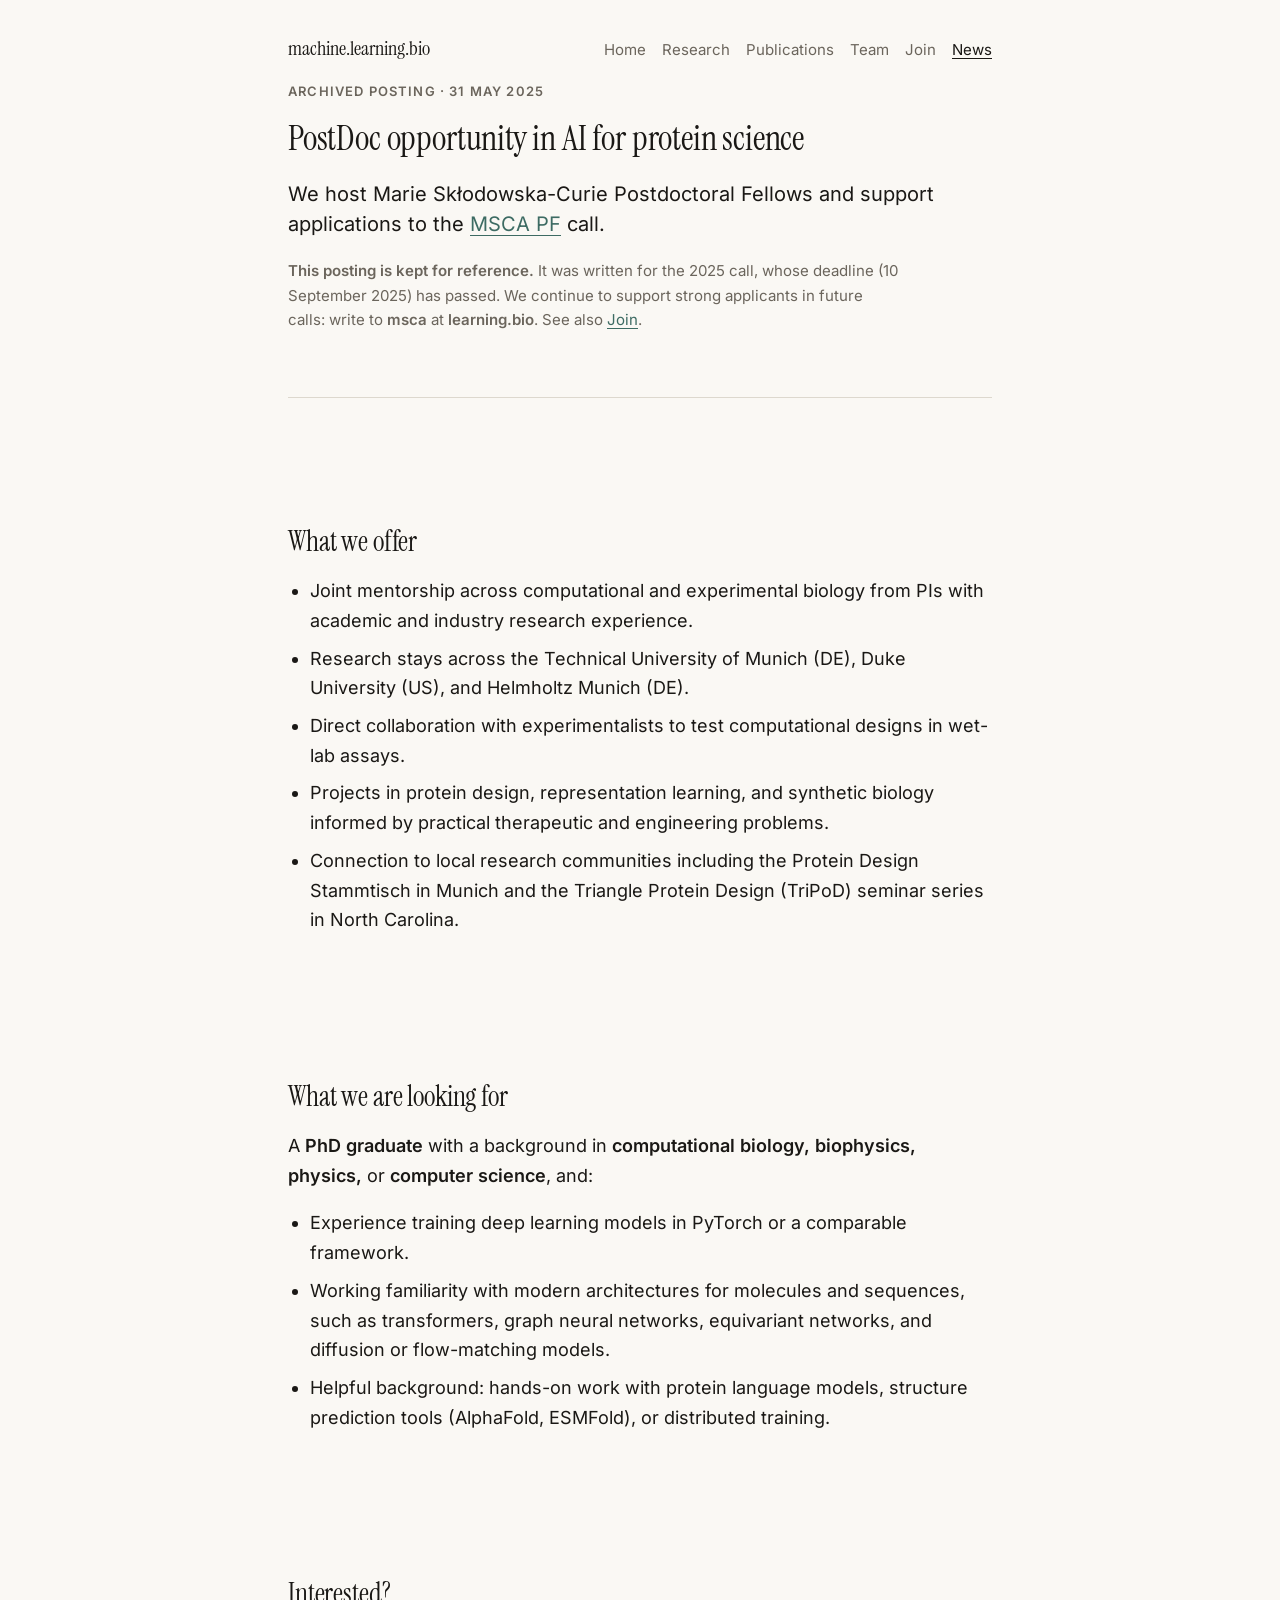
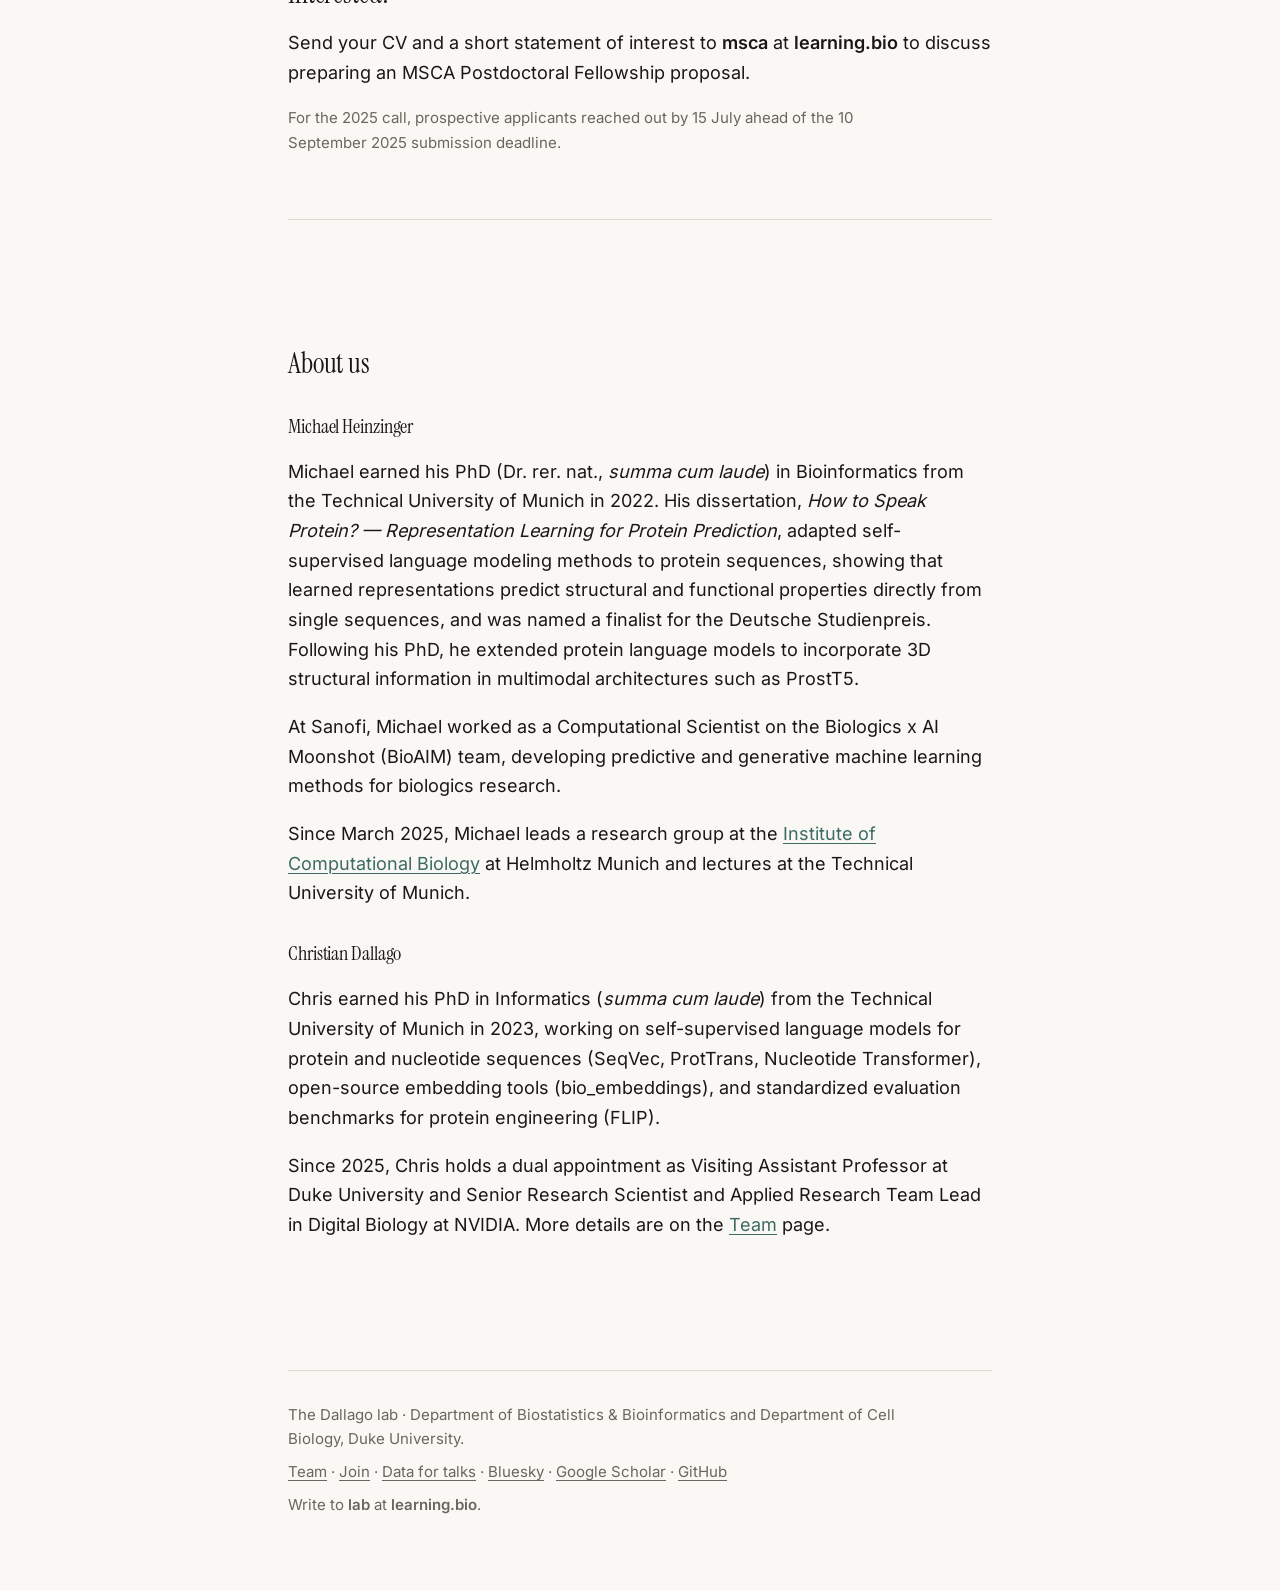
<file: news/msca/index.html>
<!doctype html>
<html lang="en">
<head>
<meta charset="utf-8">
<meta name="viewport" content="width=device-width, initial-scale=1">
<title>Marie Skłodowska-Curie Fellowship — machine.learning.bio</title>
<meta name="description" content="Archived posting: a postdoctoral opportunity in AI for protein science, supported for the MSCA Postdoctoral Fellowship 2025 call.">
<link rel="canonical" href="https://machine.learning.bio/news/msca/">
<link rel="preload" href="/fonts/instrumentserif-400.woff2" as="font" type="font/woff2" crossorigin>
<link rel="preload" href="/fonts/inter-400.woff2" as="font" type="font/woff2" crossorigin>
<link rel="stylesheet" href="/style.css">
<meta property="og:type" content="article">
<meta property="og:url" content="https://machine.learning.bio/news/msca/">
<meta property="og:title" content="Marie Skłodowska-Curie Fellowship — machine.learning.bio">
<meta property="og:description" content="Archived posting: a postdoctoral opportunity in AI for protein science.">
<meta name="twitter:card" content="summary">
</head>
<body>
<a class="skip" href="#main">Skip to content</a>

<header class="masthead">
  <a class="wordmark" href="/">machine.learning.bio</a>
  <nav aria-label="Primary">
    <ul>
      <li><a href="/">Home</a></li>
      <li><a href="/research/">Research</a></li>
      <li><a href="/publications/">Publications</a></li>
      <li><a href="/team/">Team</a></li>
      <li><a href="/join/">Join</a></li>
      <li><a href="/news/" aria-current="page">News</a></li>
    </ul>
  </nav>
</header>

<main id="main">

  <p class="label">Archived posting &middot; 31 May 2025</p>
  <h1>PostDoc opportunity in AI for protein science</h1>

  <p class="lead">We host Marie Sk&#322;odowska-Curie Postdoctoral Fellows and support applications to the <a href="https://marie-sklodowska-curie-actions.ec.europa.eu/actions/postdoctoral-fellowships">MSCA PF</a> call.</p>

  <p class="note"><strong>This posting is kept for reference.</strong> It was written for the 2025 call, whose deadline (10 September 2025) has passed. We continue to support strong applicants in future calls: write to <strong>msca</strong> at <strong>learning.bio</strong>. See also <a href="/join/#fellowships">Join</a>.</p>

  <hr class="rule">

  <section aria-labelledby="offer">
    <h2 id="offer">What we offer</h2>
    <ul class="bullets">
      <li>Joint mentorship across computational and experimental biology from PIs with academic and industry research experience.</li>
      <li>Research stays across the Technical University of Munich (DE), Duke University (US), and Helmholtz Munich (DE).</li>
      <li>Direct collaboration with experimentalists to test computational designs in wet-lab assays.</li>
      <li>Projects in protein design, representation learning, and synthetic biology informed by practical therapeutic and engineering problems.</li>
      <li>Connection to local research communities including the Protein Design Stammtisch in Munich and the Triangle Protein Design (TriPoD) seminar series in North Carolina.</li>
    </ul>
  </section>

  <section aria-labelledby="looking">
    <h2 id="looking">What we are looking for</h2>
    <p>A <strong>PhD graduate</strong> with a background in <strong>computational biology, biophysics, physics,</strong> or <strong>computer science</strong>, and:</p>
    <ul class="bullets">
      <li>Experience training deep learning models in PyTorch or a comparable framework.</li>
      <li>Working familiarity with modern architectures for molecules and sequences, such as transformers, graph neural networks, equivariant networks, and diffusion or flow-matching models.</li>
      <li>Helpful background: hands-on work with protein language models, structure prediction tools (AlphaFold, ESMFold), or distributed training.</li>
    </ul>
  </section>

  <section aria-labelledby="interested">
    <h2 id="interested">Interested?</h2>
    <p>Send your CV and a short statement of interest to <strong>msca</strong> at <strong>learning.bio</strong> to discuss preparing an MSCA Postdoctoral Fellowship proposal.</p>
    <p class="note">For the 2025 call, prospective applicants reached out by 15 July ahead of the 10 September 2025 submission deadline.</p>
  </section>

  <hr class="rule">

  <section aria-labelledby="about">
    <h2 id="about">About us</h2>

    <h3>Michael Heinzinger</h3>
    <p>Michael earned his PhD (Dr. rer. nat., <em>summa cum laude</em>) in Bioinformatics from the Technical University of Munich in 2022. His dissertation, <em>How to Speak Protein? — Representation Learning for Protein Prediction</em>, adapted self-supervised language modeling methods to protein sequences, showing that learned representations predict structural and functional properties directly from single sequences, and was named a finalist for the Deutsche Studienpreis. Following his PhD, he extended protein language models to incorporate 3D structural information in multimodal architectures such as ProstT5.</p>
    <p>At Sanofi, Michael worked as a Computational Scientist on the Biologics x AI Moonshot (BioAIM) team, developing predictive and generative machine learning methods for biologics research.</p>
    <p>Since March 2025, Michael leads a research group at the <a href="http://helmholtz-munich.de/icb/research-groups/heinzinger-lab">Institute of Computational Biology</a> at Helmholtz Munich and lectures at the Technical University of Munich.</p>

    <h3>Christian Dallago</h3>
    <p>Chris earned his PhD in Informatics (<em>summa cum laude</em>) from the Technical University of Munich in 2023, working on self-supervised language models for protein and nucleotide sequences (SeqVec, ProtTrans, Nucleotide Transformer), open-source embedding tools (bio_embeddings), and standardized evaluation benchmarks for protein engineering (FLIP).</p>
    <p>Since 2025, Chris holds a dual appointment as Visiting Assistant Professor at Duke University and Senior Research Scientist and Applied Research Team Lead in Digital Biology at NVIDIA. More details are on the <a href="/team/">Team</a> page.</p>
  </section>

</main>

<footer>
  <p>The Dallago lab &middot; Department of Biostatistics &amp; Bioinformatics and Department of Cell Biology, Duke University.</p>
  <p><a href="/team/">Team</a> &middot; <a href="/join/">Join</a> &middot; <a href="/data/">Data for talks</a> &middot; <a href="https://bsky.app/profile/machine.learning.bio">Bluesky</a> &middot; <a href="https://scholar.google.com/citations?user=4q0fNGAAAAAJ">Google Scholar</a> &middot; <a href="https://github.com/sacdallago">GitHub</a></p>
  <p>Write to <strong>lab</strong> at <strong>learning.bio</strong>.</p>
</footer>

</body>
</html>
</file>
<file: style.css>
/* machine.learning.bio
   One stylesheet. No framework, no build step.
   Warm paper, near-black ink, one muted accent. Type does the work. */

/* ---------------------------------------------------------------- fonts */

@font-face {
  font-family: "Instrument Serif";
  font-style: normal;
  font-weight: 400;
  font-display: swap;
  src: url("/fonts/instrumentserif-400.woff2") format("woff2");
}
@font-face {
  font-family: "Inter";
  font-style: normal;
  font-weight: 400;
  font-display: swap;
  src: url("/fonts/inter-400.woff2") format("woff2");
}
@font-face {
  font-family: "Inter";
  font-style: normal;
  font-weight: 600;
  font-display: swap;
  src: url("/fonts/inter-600.woff2") format("woff2");
}

/* --------------------------------------------------------------- tokens */

:root {
  --paper: #faf8f4;
  --ink: #1a1815;
  --muted: #6b655c;
  --accent: #3d6b63;
  --rule: #ddd8ce;

  --serif: "Instrument Serif", Georgia, "Times New Roman", serif;
  --sans: "Inter", system-ui, -apple-system, "Segoe UI", Roboto, sans-serif;

  --measure: 68ch;
  --column: 44rem; /* 704px */

  --step-0: 1.125rem; /* 18px  body            */
  --step-1: 1.25rem; /*  20px small headings  */
  --step-2: 1.75rem; /*  28px h2              */
  --step-3: 2.2rem; /*   35px h1              */

  --space-xs: 0.5rem;
  --space-s: 1rem;
  --space-m: 2rem;
  --space-l: 4rem;
  --space-xl: 7rem;
}

@media (prefers-color-scheme: dark) {
  :root {
    --paper: #14130f;
    --ink: #ede9e1;
    --muted: #9c958a;
    --accent: #8fbdaf;
    --rule: #33302a;
  }
}

/* --------------------------------------------------------------- base */

*,
*::before,
*::after {
  box-sizing: border-box;
}

html {
  -webkit-text-size-adjust: 100%;
}

body {
  margin: 0;
  padding: 0 1.5rem;
  background: var(--paper);
  color: var(--ink);
  font-family: var(--sans);
  font-size: var(--step-0);
  line-height: 1.65;
  font-synthesis-weight: none;
  -webkit-font-smoothing: antialiased;
}

/* One centred column. Nothing wider, ever. */
header,
main,
footer {
  max-width: var(--column);
  margin-inline: auto;
}

main {
  padding-bottom: var(--space-xl);
}

p,
li,
dd,
blockquote {
  max-width: var(--measure);
}

/* --------------------------------------------------------------- links */

a {
  color: var(--accent);
  text-decoration: underline;
  text-decoration-thickness: 1px;
  text-underline-offset: 0.18em;
}

a:hover {
  text-decoration-thickness: 2px;
}

a:focus-visible,
button:focus-visible,
summary:focus-visible {
  outline: 2px solid var(--accent);
  outline-offset: 3px;
  border-radius: 0;
}

/* The single permitted motion on the site. */
@media (prefers-reduced-motion: no-preference) {
  a {
    transition: text-decoration-thickness 120ms ease;
  }
}

.skip {
  position: absolute;
  left: -9999px;
}
.skip:focus {
  left: 1.5rem;
  top: 1rem;
  z-index: 10;
  padding: 0.5rem 0.75rem;
  background: var(--paper);
  border: 1px solid var(--rule);
}

/* ------------------------------------------------------------ headings */

h1,
h2,
h3 {
  font-family: var(--serif);
  font-weight: 400;
  line-height: 1.15;
  letter-spacing: -0.005em;
  text-wrap: balance;
  margin: 0 0 var(--space-s);
}

h1 {
  font-size: var(--step-3);
}
h2 {
  font-size: var(--step-2);
}
h3 {
  font-size: var(--step-1);
  line-height: 1.3;
}

h2 {
  margin-top: var(--space-l);
}
h3 {
  margin-top: var(--space-m);
}

/* Quiet sans label above a block. */
.label {
  font-family: var(--sans);
  font-size: 0.8125rem;
  font-weight: 600;
  letter-spacing: 0.09em;
  text-transform: uppercase;
  color: var(--muted);
  margin: 0 0 var(--space-s);
}

/* --------------------------------------------------- masthead & footer */

.masthead {
  display: flex;
  flex-wrap: wrap;
  align-items: baseline;
  justify-content: space-between;
  gap: var(--space-xs) var(--space-m);
  padding: var(--space-m) 0 var(--space-s);
}

.wordmark {
  font-family: var(--serif);
  font-size: var(--step-1);
  color: var(--ink);
  text-decoration: none;
}
.wordmark:hover {
  text-decoration: underline;
  text-decoration-thickness: 1px;
}

.masthead nav ul {
  display: flex;
  flex-wrap: wrap;
  gap: var(--space-s);
  list-style: none;
  margin: 0;
  padding: 0;
  font-size: 0.9375rem;
}

.masthead nav a {
  color: var(--muted);
  text-decoration: none;
}
.masthead nav a:hover,
.masthead nav a[aria-current="page"] {
  color: var(--ink);
  text-decoration: underline;
  text-decoration-thickness: 1px;
}

footer {
  border-top: 1px solid var(--rule);
  padding: var(--space-m) 0 var(--space-l);
  font-size: 0.9375rem;
  color: var(--muted);
}
footer p {
  margin: 0 0 var(--space-xs);
}
footer a {
  color: var(--muted);
}

/* ---------------------------------------------------------------- hero */

.hero {
  padding: var(--space-xl) 0 var(--space-l);
  border-bottom: 1px solid var(--rule);
}

.hero h1 {
  font-size: clamp(2rem, 1.2rem + 3.6vw, 2.9rem);
  line-height: 1.1;
  margin: 0 0 var(--space-m);
  max-width: 20ch;
}

.hero p {
  font-size: var(--step-1);
  color: var(--muted);
  margin: 0;
}

/* -------------------------------------------------------------- blocks */

section {
  padding-top: var(--space-l);
}

.rule {
  border: 0;
  border-top: 1px solid var(--rule);
  margin: var(--space-l) 0 0;
}

.lead {
  font-size: var(--step-1);
  line-height: 1.5;
}

.note {
  font-size: 0.9375rem;
  color: var(--muted);
}

/* Boxless "card": a hairline above, text below. Never a box. */
.entry {
  padding-top: var(--space-m);
  margin-top: var(--space-m);
  border-top: 1px solid var(--rule);
}
.entry:first-of-type {
  margin-top: var(--space-s);
}
.entry h3 {
  margin-top: 0;
}
.entry p {
  margin: 0 0 var(--space-xs);
}

/* Plain-language one-liner under a title. */
.gloss {
  color: var(--muted);
}

/* --------------------------------------------------------------- lists */

.plain {
  list-style: none;
  padding: 0;
  margin: 0;
}

.plain > li + li {
  margin-top: var(--space-m);
}

/* Publications, grouped by year. */
.pubs {
  list-style: none;
  padding: 0;
  margin: 0;
}

.pubs > li {
  padding: var(--space-m) 0;
  border-top: 1px solid var(--rule);
}

.pubs .title {
  display: block;
  font-family: var(--serif);
  font-size: var(--step-1);
  line-height: 1.3;
  margin-bottom: var(--space-xs);
}

.authors {
  margin: 0 0 var(--space-xs);
  color: var(--muted);
  font-size: 0.9375rem;
  line-height: 1.55;
}
.authors strong {
  color: var(--ink);
  font-weight: 600;
}

.venue {
  margin: 0 0 var(--space-xs);
  font-size: 0.9375rem;
}

/* Artifact links, separated by hairline pipes rather than pills. */
.links {
  margin: 0;
  padding: 0;
  list-style: none;
  font-size: 0.875rem;
  display: flex;
  flex-wrap: wrap;
  gap: 0 var(--space-s);
}
.links li + li {
  border-left: 1px solid var(--rule);
  padding-left: var(--space-s);
}

/* Affiliation / venue tag: letterspaced caps, no pill, no colour fill. */
.tag {
  font-size: 0.75rem;
  font-weight: 600;
  letter-spacing: 0.08em;
  text-transform: uppercase;
  color: var(--muted);
  white-space: nowrap;
}

/* ---------------------------------------------------- people & defs */

dl.people {
  margin: 0;
}
dl.people dt {
  font-family: var(--serif);
  font-size: var(--step-1);
  line-height: 1.3;
  margin-top: var(--space-m);
}
dl.people dd {
  margin: var(--space-xs) 0 0;
  color: var(--muted);
}
dl.people dd a {
  color: var(--accent);
}

/* News: date, then one line. */
dl.news {
  margin: 0;
}
dl.news dt {
  font-size: 0.875rem;
  font-variant-numeric: tabular-nums;
  letter-spacing: 0.04em;
  text-transform: uppercase;
  color: var(--muted);
  margin-top: var(--space-m);
  padding-top: var(--space-m);
  border-top: 1px solid var(--rule);
}
dl.news dd {
  margin: var(--space-xs) 0 0;
}

/* ------------------------------------------------------------- filters */

/* Rendered only when filter.js runs; the list works fine without it. */
.filters {
  display: flex;
  flex-wrap: wrap;
  gap: var(--space-xs) var(--space-s);
  margin: var(--space-m) 0 0;
  padding: 0;
  list-style: none;
  font-size: 0.9375rem;
}

.filters button {
  font: inherit;
  color: var(--muted);
  background: none;
  border: 0;
  border-bottom: 1px solid transparent;
  padding: 0 0 2px;
  cursor: pointer;
}
.filters button:hover {
  color: var(--ink);
}
.filters button[aria-pressed="true"] {
  color: var(--ink);
  border-bottom-color: var(--accent);
}

[hidden] {
  display: none !important;
}

/* Two spacing utilities, so no rule ever needs to live in a style attribute. */
.mt {
  margin-top: var(--space-m);
}
.mt0 {
  margin-top: 0;
}

/* --------------------------------------------------------------- misc */

blockquote {
  margin: var(--space-m) 0;
  padding-left: var(--space-s);
  border-left: 1px solid var(--rule);
  color: var(--ink);
}

code {
  font-family: ui-monospace, SFMono-Regular, Menlo, monospace;
  font-size: 0.9em;
}

address {
  font-style: normal;
  color: var(--muted);
}

abbr {
  text-decoration: none;
}

ul.bullets,
ol.numbers {
  padding-left: 1.2em;
}
ul.bullets li,
ol.numbers li {
  margin-bottom: var(--space-xs);
}

/* --------------------------------------------------------------- small */

@media (max-width: 32rem) {
  body {
    padding: 0 1.125rem;
  }
  :root {
    --space-xl: 4.5rem;
    --space-l: 3rem;
  }
  .masthead {
    display: block;
  }
  .masthead nav ul {
    margin-top: var(--space-xs);
  }
}

/* --------------------------------------------------------------- print */

@media print {
  :root {
    --paper: #fff;
    --ink: #000;
    --muted: #444;
    --accent: #000;
    --rule: #bbb;
  }
  .masthead nav,
  .filters,
  .skip {
    display: none;
  }
  a {
    text-decoration: none;
  }
}
</file>
